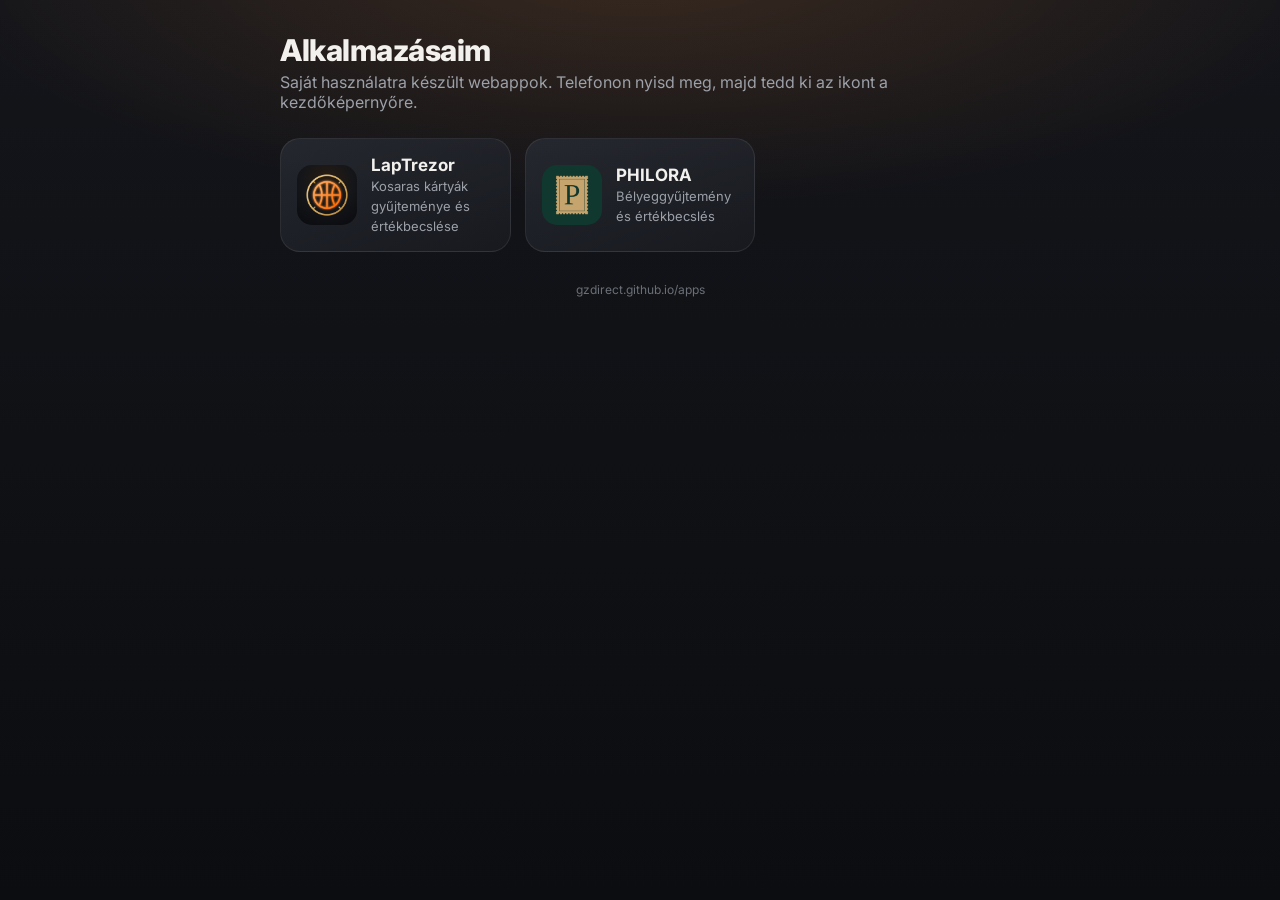
<file: index.html>
<!DOCTYPE html>
<html lang="hu"><head><meta charset="utf-8">
<meta name="viewport" content="width=device-width,initial-scale=1,viewport-fit=cover">
<title>Alkalmazásaim</title>
<meta name="theme-color" content="#101114">
<link rel="preconnect" href="https://fonts.googleapis.com"><link href="https://fonts.googleapis.com/css2?family=Inter:wght@400;600;800&display=swap" rel="stylesheet">
<style>
body{margin:0;min-height:100vh;color:#F3F1EE;font-family:Inter,system-ui,sans-serif;background:radial-gradient(ellipse 80% 40% at 50% -5%,rgba(255,150,60,.16),transparent 70%),linear-gradient(180deg,#14151a,#0c0d10);background-attachment:fixed}
main{max-width:720px;margin:0 auto;padding:calc(32px + env(safe-area-inset-top)) 18px 40px}
h1{font-size:30px;font-weight:800;margin:0 0 4px;letter-spacing:-.5px}
p.sub{color:#9CA0A8;margin:0 0 26px}
.grid{display:grid;grid-template-columns:repeat(auto-fill,minmax(200px,1fr));gap:14px}
a.app{display:flex;gap:14px;align-items:center;padding:16px;border-radius:20px;text-decoration:none;color:inherit;background:linear-gradient(160deg,rgba(40,44,52,.8),rgba(26,28,34,.8));border:1px solid rgba(255,255,255,.08);transition:transform .15s,border-color .15s}
a.app:hover,a.app:active{transform:translateY(-2px);border-color:rgba(255,122,26,.5)}
a.app img{width:60px;height:60px;border-radius:15px;flex:none}
a.app b{display:block;font-size:17px}
a.app span{font-size:13px;color:#9CA0A8}
.soon{opacity:.45;pointer-events:none}
footer{margin-top:30px;color:#6b6f77;font-size:12px;text-align:center}
</style></head>
<body><main>
<h1>Alkalmazásaim</h1>
<p class="sub">Saját használatra készült webappok. Telefonon nyisd meg, majd tedd ki az ikont a kezdőképernyőre.</p>
<div class="grid">
  <a class="app" href="LapTrezor/"><img src="LapTrezor/icons/icon-192.png" alt=""><div><b>LapTrezor</b><span>Kosaras kártyák gyűjteménye és értékbecslése</span></div></a>
  <a class="app" href="PHILORA/"><img src="PHILORA/icons/icon-192.png" alt=""><div><b>PHILORA</b><span>Bélyeggyűjtemény és értékbecslés</span></div></a>
</div>
<footer>gzdirect.github.io/apps</footer>
</main></body></html>
</file>
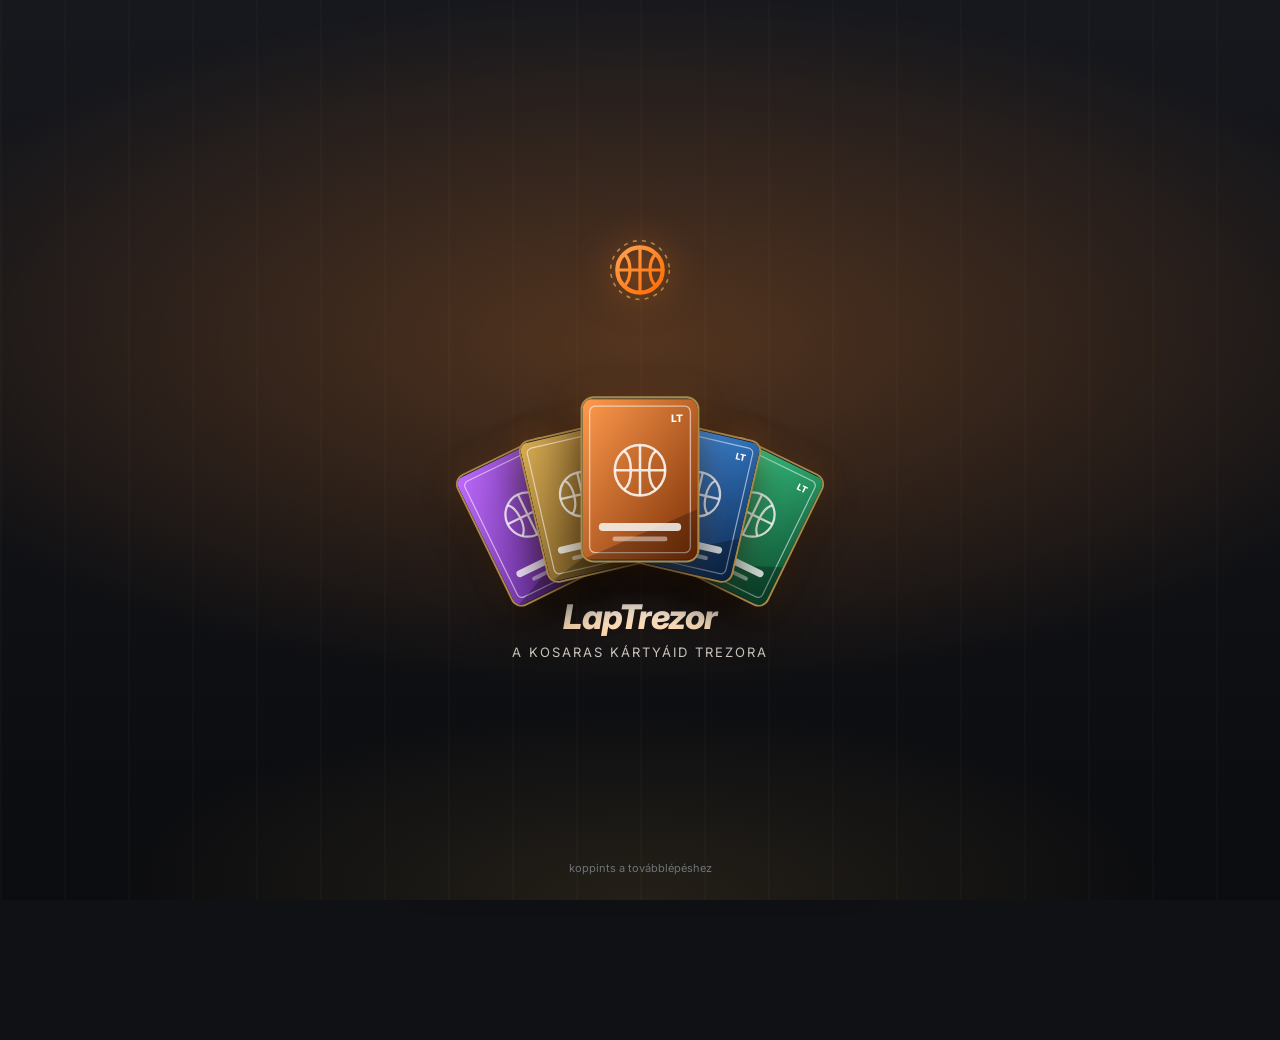
<file: LapTrezor/index.html>
<!DOCTYPE html>
<html lang="hu"><head><meta charset="utf-8">
<meta name="viewport" content="width=device-width,initial-scale=1,viewport-fit=cover">
<title>LapTrezor</title>
<meta name="theme-color" content="#101114">
<link rel="manifest" href="manifest.webmanifest">
<link rel="icon" type="image/svg+xml" href="icons/icon.svg">
<link rel="apple-touch-icon" href="icons/apple-touch-icon.png">
<meta name="apple-mobile-web-app-capable" content="yes">
<meta name="mobile-web-app-capable" content="yes">
<meta name="apple-mobile-web-app-status-bar-style" content="black-translucent">
<meta name="apple-mobile-web-app-title" content="LapTrezor">
<link rel="preconnect" href="https://fonts.googleapis.com"><link href="https://fonts.googleapis.com/css2?family=Inter:wght@400;500;600;700;800&display=swap" rel="stylesheet">
<style>[hidden]{display:none!important}
:root{--bg:#101114;--surface:#1C1F24;--surface2:#242830;--line:rgba(255,255,255,.08);--text:#F3F1EE;--muted:#9CA0A8;--orange:#FF7A1A;--orange2:#FF9A4D;--gold:#D9AC54;--pos:#22C55E;--neg:#EF5555;--warn:#F5B942;--r:20px}
*{box-sizing:border-box;-webkit-tap-highlight-color:transparent}
html,body{margin:0;touch-action:manipulation;background:var(--bg);color:var(--text);font-family:Inter,system-ui,-apple-system,Segoe UI,sans-serif;font-size:15px;line-height:1.4}
body{min-height:100vh;background:
 radial-gradient(ellipse 80% 40% at 50% -5%,rgba(255,150,60,.18),transparent 70%),
 radial-gradient(ellipse 60% 30% at 0% 100%,rgba(255,122,26,.08),transparent 70%),
 repeating-linear-gradient(90deg,rgba(255,180,110,.018) 0 2px,transparent 2px 64px),
 linear-gradient(180deg,#14151a,#0c0d10);background-attachment:fixed}
button,input,select,textarea{font:inherit;color:inherit}
.num{font-variant-numeric:tabular-nums}
#app{max-width:480px;margin:0 auto;min-height:100vh;padding:0 16px calc(96px + env(safe-area-inset-bottom));position:relative}
.top{display:flex;align-items:center;gap:10px;padding:14px 0 10px;position:sticky;top:0;z-index:5;background:#101114;margin:0 -16px 6px;padding-left:16px;padding-right:16px;box-shadow:0 8px 16px -8px rgba(0,0,0,.6)}
.top h1{font-size:19px;font-weight:700;margin:0;flex:1;text-align:center}
.top.brand h1{text-align:left;font-size:24px;font-weight:800;font-style:italic;letter-spacing:-.5px}
.iconbtn{width:40px;height:40px;border-radius:12px;border:0;background:transparent;display:grid;place-items:center;cursor:pointer;color:var(--text)}
.iconbtn:active{background:var(--surface2)}
.iconbtn svg{width:22px;height:22px}
.glass{background:linear-gradient(160deg,rgba(40,44,52,.78),rgba(26,28,34,.78));border:1px solid var(--line);border-radius:var(--r);backdrop-filter:blur(14px);-webkit-backdrop-filter:blur(14px);box-shadow:0 10px 30px rgba(0,0,0,.35)}
.pad{padding:16px}
.mt{margin-top:14px}.mt2{margin-top:22px}
.row{display:flex;align-items:center;gap:10px}
.between{justify-content:space-between}
.muted{color:var(--muted)}.small{font-size:12.5px}.tiny{font-size:11px}
.pos{color:var(--pos)}.neg{color:var(--neg)}.gold{color:var(--gold)}.orange{color:var(--orange)}
h2{font-size:17px;margin:22px 0 10px;font-weight:700}
h3{font-size:15px;margin:0 0 8px}
.hero .lbl{font-size:14px;color:#d8d4cf}
.hero .big{font-size:34px;font-weight:800;letter-spacing:-1px;margin:4px 0}
.hero{position:relative;overflow:hidden}
.hero svg.spark{position:absolute;right:14px;top:14px;width:96px;height:44px}
.stats{display:grid;grid-template-columns:repeat(3,1fr);gap:0;margin-top:12px}
.stats>div{padding:12px 10px;border-right:1px solid var(--line)}.stats>div:last-child{border:0}
.stats b{display:block;font-size:15px}.stats span{font-size:11px;color:var(--muted)}
.hscroll{display:flex;gap:12px;overflow-x:auto;padding-bottom:6px;scrollbar-width:none}
.hscroll::-webkit-scrollbar{display:none}
.tcard{flex:0 0 31%;cursor:pointer;text-align:center}
.tcard .img{aspect-ratio:2.5/3.5;border-radius:12px;overflow:hidden;background:var(--surface2);border:1px solid var(--line);position:relative}
.tcard img,.thumb img{width:100%;height:100%;object-fit:cover;display:block}
.tag{display:inline-block;margin-top:-12px;position:relative;padding:3px 10px;border-radius:999px;font-size:12px;font-weight:700;background:#121317;border:1px solid var(--line)}
.tag.goldt{border-color:var(--gold);color:#fff;box-shadow:0 0 0 1px rgba(217,172,84,.25)}
.tag.none{color:var(--muted);font-weight:500}
.qty{position:absolute;top:6px;right:6px;background:rgba(0,0,0,.7);border-radius:8px;padding:1px 6px;font-size:11px;font-weight:700}
.grid4{display:grid;grid-template-columns:repeat(3,1fr);gap:12px}
.grid4 .tcard{flex:none}
.btn{border:0;border-radius:16px;padding:14px 18px;font-weight:700;cursor:pointer;display:inline-flex;align-items:center;justify-content:center;gap:8px;background:var(--surface2);color:var(--text);border:1px solid var(--line)}
.btn.primary{background:linear-gradient(180deg,var(--orange2),var(--orange));color:#1b0d02;border:0;box-shadow:0 8px 24px rgba(255,122,26,.35)}
.btn.block{width:100%}
.btn.sm{padding:9px 12px;border-radius:12px;font-size:13px}
.btn.danger{background:rgba(239,85,85,.12);color:#ff8c8c;border-color:rgba(239,85,85,.35)}
.btn:disabled{opacity:.45;cursor:not-allowed}
.btn svg{width:18px;height:18px}
.fab{position:fixed;left:50%;transform:translateX(-50%);bottom:calc(84px + env(safe-area-inset-bottom));width:min(448px,calc(100% - 32px));z-index:6}
nav.bottom{position:fixed;bottom:0;left:0;right:0;z-index:7;background:rgba(14,15,18,.94);backdrop-filter:blur(14px);border-top:1px solid var(--line);padding-bottom:env(safe-area-inset-bottom)}
nav.bottom .in{max-width:480px;margin:0 auto;display:grid;grid-template-columns:repeat(4,1fr)}
nav.bottom button{background:none;border:0;padding:10px 0 9px;display:flex;flex-direction:column;align-items:center;gap:3px;font-size:11px;color:var(--muted);cursor:pointer}
nav.bottom button svg{width:22px;height:22px}
nav.bottom button.on{color:var(--orange);font-weight:700}
.seg{display:flex;background:var(--surface2);border-radius:999px;padding:4px;width:max-content;margin:0 auto}
.seg button{border:0;background:none;padding:8px 24px;border-radius:999px;cursor:pointer;color:var(--muted);font-weight:600}
.seg button.on{background:var(--orange);color:#1b0d02}
.frame{position:relative;margin:16px auto 0;width:min(76%,calc((100vh - 430px) * .714));width:min(76%,calc((100dvh - 430px) * .714));min-width:150px;aspect-ratio:2.5/3.5;border-radius:18px;background:radial-gradient(ellipse at 50% 30%,rgba(255,140,60,.10),rgba(0,0,0,.25));display:grid;place-items:center}
.frame::before,.frame::after,.frame>i::before,.frame>i::after{content:"";position:absolute;width:34px;height:34px;border:3px solid #fff;border-radius:4px}
.frame::before{top:-8px;left:-8px;border-right:0;border-bottom:0}.frame::after{top:-8px;right:-8px;border-left:0;border-bottom:0}
.frame>i::before{bottom:-8px;left:-8px;border-right:0;border-top:0}.frame>i::after{bottom:-8px;right:-8px;border-left:0;border-top:0}
.frame img{width:100%;height:100%;object-fit:contain;border-radius:14px}
.frame .ph{color:var(--muted);text-align:center;padding:20px;font-size:14px}
.hint{display:flex;width:max-content;max-width:100%;margin:14px auto 0;padding:9px 16px;border-radius:999px;background:rgba(20,21,25,.85);border:1px solid var(--line);font-size:13px;gap:8px;align-items:center}
.camrow{display:flex;justify-content:space-around;align-items:center;margin-top:14px}
.shutter{width:74px;height:74px;border-radius:50%;border:4px solid #fff;background:radial-gradient(circle,var(--orange) 60%,var(--orange) 61%);box-shadow:0 0 0 4px rgba(255,122,26,.25);cursor:pointer;position:relative}
.circ{color:var(--text);width:52px;height:52px;border-radius:50%;border:1px solid var(--line);background:var(--surface2);display:grid;place-items:center;cursor:pointer;position:relative}
.circ svg{width:22px;height:22px}
.filehidden{position:absolute;inset:0;opacity:0;cursor:pointer;width:100%;height:100%}
.idimg{width:62%;margin:6px auto 0;aspect-ratio:2.5/3.5;border-radius:14px;overflow:hidden;border:1px solid rgba(217,172,84,.5);box-shadow:0 0 40px rgba(255,150,60,.18);background:var(--surface2)}
.idimg img{width:100%;height:100%;object-fit:cover}
.pname{font-size:26px;font-weight:800;margin:16px 0 8px;letter-spacing:-.5px}
.frow{display:flex;align-items:center;gap:10px;padding:10px 14px;border-bottom:1px solid var(--line)}
.frow:last-child{border:0}
.frow label{flex:0 0 42%;color:#d8d4cf;font-size:14px;display:flex;align-items:center;gap:8px}
.frow input,.frow select{flex:1;min-width:0;background:transparent;border:0;text-align:right;font-weight:700;padding:4px 0;outline:none}
.frow input:focus{color:var(--orange2)}
.frow input::placeholder{color:#5c6068;font-weight:500}
.conf{font-size:10px;padding:2px 6px;border-radius:6px;font-weight:700;white-space:nowrap}
.conf.magas{background:rgba(34,197,94,.14);color:#6ee79a}.conf.kozepes{background:rgba(245,185,66,.14);color:var(--warn)}.conf.alacsony,.conf.olvashatatlan{background:rgba(239,85,85,.14);color:#ff8c8c}
.badges{display:grid;grid-template-columns:repeat(4,1fr);gap:8px}
.badge{border:1px solid rgba(217,172,84,.35);background:rgba(217,172,84,.06);border-radius:12px;padding:9px 2px 7px;text-align:center;font-size:10.5px;font-weight:800;letter-spacing:.3px;cursor:pointer;color:var(--muted);user-select:none}
.badge svg{width:24px;height:24px;display:block;margin:0 auto 4px}
.badge.on{border-color:var(--gold);color:#fff;background:linear-gradient(180deg,rgba(217,172,84,.22),rgba(217,172,84,.06));box-shadow:inset 0 0 12px rgba(217,172,84,.15)}
.badge.on svg{color:var(--gold)}
.badge.ro{cursor:default}
.minicard{display:flex;gap:12px;align-items:center}
.thumb{width:56px;aspect-ratio:2.5/3.5;border-radius:8px;overflow:hidden;background:var(--surface2);flex:none;border:1px solid var(--line)}
.grade{display:flex;align-items:center;justify-content:space-between}
.gscore{font-size:34px;font-weight:800;color:var(--gold)}.gscore small{font-size:16px;color:var(--gold)}
.bar{display:grid;grid-template-columns:80px 1fr 34px;gap:10px;align-items:center;font-size:13px;margin-top:7px}
.bar i{display:block;height:7px;border-radius:9px;background:rgba(255,255,255,.08);overflow:hidden}
.bar i b{display:block;height:100%;background:linear-gradient(90deg,var(--orange),var(--orange2));border-radius:9px}
.tiles{display:grid;grid-template-columns:repeat(3,1fr);gap:8px}
.tile{border:1px solid var(--line);border-radius:14px;padding:10px 6px;text-align:center;background:rgba(0,0,0,.2)}
.tile.g{border-color:rgba(217,172,84,.55);background:linear-gradient(180deg,rgba(217,172,84,.12),transparent)}
.tile .t{font-size:12.5px;font-weight:700}.tile .v{font-size:12px;font-weight:700;margin-top:4px}
.comp{display:grid;grid-template-columns:1fr auto auto;gap:8px;align-items:center;padding:8px 0;border-bottom:1px solid var(--line);font-size:12.5px}
.comp:last-child{border:0}
.chip{display:inline-flex;align-items:center;gap:6px;padding:5px 11px;border-radius:999px;font-size:12px;font-weight:600;border:1px solid var(--line);background:var(--surface2)}
.chip.o{background:rgba(255,122,26,.16);border-color:rgba(255,122,26,.4);color:var(--orange2)}
.chip.g{background:rgba(34,197,94,.14);border-color:rgba(34,197,94,.35);color:#6ee79a}
.chip.y{background:rgba(245,185,66,.12);border-color:rgba(245,185,66,.35);color:var(--warn)}
.chip.r{background:rgba(239,85,85,.12);border-color:rgba(239,85,85,.35);color:#ff8c8c}
.chip.p{background:rgba(139,92,246,.16);border-color:rgba(139,92,246,.4);color:#c4b0ff}
.chip x{cursor:pointer;opacity:.7}
.chips{display:flex;flex-wrap:wrap;gap:8px}
.verdict{border:1px solid rgba(34,197,94,.5);background:linear-gradient(160deg,rgba(34,197,94,.14),rgba(34,197,94,.03));border-radius:16px;padding:14px;display:flex;gap:12px}
.verdict.neutral{border-color:var(--line);background:rgba(255,255,255,.03)}
.verdict svg{width:30px;height:30px;flex:none;color:var(--pos)}
.kv{display:grid;grid-template-columns:1fr 1fr}
.kv>div{padding:14px}.kv>div+div{border-left:1px solid var(--line)}
.kv .v{font-size:21px;font-weight:800;margin-top:4px}
.pnl{display:flex;justify-content:space-between;align-items:center;padding:14px;border-top:1px solid var(--line)}
.pill{padding:5px 12px;border-radius:999px;font-weight:800;font-size:13px}
.pill.pos{background:rgba(34,197,94,.9);color:#062b12}.pill.neg{background:rgba(239,85,85,.9);color:#2b0606}
.banner{border-radius:14px;padding:11px 14px;font-size:13px;border:1px solid rgba(245,185,66,.35);background:rgba(245,185,66,.08);color:#f7d58f;margin-top:8px}
.banner.info{border-color:rgba(120,160,255,.3);background:rgba(120,160,255,.07);color:#c9d6ff}
.banner.err{border-color:rgba(239,85,85,.4);background:rgba(239,85,85,.08);color:#ffb0b0}
.field{display:block;margin-top:12px}
.field>span{display:block;font-size:12.5px;color:var(--muted);margin-bottom:5px}
.field input,.field select,.field textarea{width:100%;background:var(--surface2);border:1px solid var(--line);border-radius:12px;padding:11px 12px;outline:none}
.field input:focus,.field textarea:focus,.field select:focus{border-color:rgba(255,122,26,.6)}
.field textarea{min-height:90px;resize:vertical;font-family:ui-monospace,Menlo,monospace;font-size:12.5px}
.two{display:grid;grid-template-columns:1fr 1fr;gap:10px}
.check{display:flex;gap:10px;align-items:flex-start;margin-top:12px;font-size:13.5px;cursor:pointer}
.check input{width:20px;height:20px;accent-color:var(--orange);flex:none;margin-top:1px}
.overlay{position:fixed;inset:0;background:rgba(0,0,0,.6);z-index:20;display:flex;align-items:flex-end;justify-content:center;backdrop-filter:blur(3px)}
.sheet{width:100%;max-width:480px;max-height:92vh;overflow:auto;background:#17191e;border:1px solid var(--line);border-radius:24px 24px 0 0;padding:18px 16px calc(22px + env(safe-area-inset-bottom))}
.sheet h3{font-size:18px;margin:0}
.toast{position:fixed;left:50%;transform:translateX(-50%);top:16px;z-index:40;background:#24272e;border:1px solid var(--line);padding:11px 16px;border-radius:14px;font-size:13.5px;box-shadow:0 10px 30px rgba(0,0,0,.5);max-width:92vw}
.toast.err{border-color:rgba(239,85,85,.6)}
.busy{position:fixed;inset:0;z-index:30;background:rgba(10,10,12,.78);display:grid;place-items:center;text-align:center;padding:30px}
.spin{width:54px;height:54px;border-radius:50%;border:4px solid rgba(255,122,26,.2);border-top-color:var(--orange);animation:sp 1s linear infinite;margin:0 auto 14px}
@keyframes sp{to{transform:rotate(360deg)}}
.list .li{display:flex;gap:12px;align-items:center;padding:10px 14px;border-bottom:1px solid var(--line);cursor:pointer}
.list .li:last-child{border:0}
.list .li .grow{flex:1;min-width:0}
.ell{white-space:nowrap;overflow:hidden;text-overflow:ellipsis}
.search{display:flex;gap:8px}
.search input{flex:1;background:var(--surface2);border:1px solid var(--line);border-radius:12px;padding:10px 12px;outline:none;min-width:0}
.search select{background:var(--surface2);border:1px solid var(--line);border-radius:12px;padding:10px;outline:none}
.empty{text-align:center;padding:24px 16px}
.empty svg{width:160px;height:200px;margin:0 auto 10px;display:block}
.dot{width:8px;height:8px;border-radius:50%;display:inline-block}
.photos{display:grid;grid-template-columns:1fr 1fr;gap:10px}
.photos .p{aspect-ratio:2.5/3.5;border-radius:12px;overflow:hidden;background:var(--surface2);display:grid;place-items:center;color:var(--muted);font-size:12px;border:1px solid var(--line)}
.photos img{width:100%;height:100%;object-fit:cover}
a{color:var(--orange2)}
pre.mono{white-space:pre-wrap;font-size:12px;background:var(--surface2);border-radius:12px;padding:12px;max-height:260px;overflow:auto;border:1px solid var(--line)}
.chart{width:100%;height:auto;display:block}
.det-head{display:flex;gap:14px}
.det-head .thumb{width:118px;border-radius:12px;border-color:rgba(217,172,84,.5)}
.det-head .nm{font-size:22px;font-weight:800}
.mini{display:grid;grid-template-columns:repeat(2,1fr);gap:8px}

#splash{position:fixed;inset:0;z-index:50;display:flex;flex-direction:column;align-items:center;justify-content:center;gap:18px;cursor:pointer;
 background:radial-gradient(ellipse 90% 55% at 50% 38%,rgba(255,140,50,.28),transparent 70%),radial-gradient(ellipse 60% 30% at 50% 100%,rgba(217,172,84,.12),transparent 70%),repeating-linear-gradient(90deg,rgba(255,180,110,.025) 0 2px,transparent 2px 64px),linear-gradient(180deg,#17181d,#0b0c0f);
 transition:opacity .6s ease,visibility .6s}
#splash.gone{opacity:0;visibility:hidden;pointer-events:none}
#splash .fan{position:relative;width:300px;height:250px}
#splash .sc{position:absolute;left:50%;bottom:10px;width:min(110px,26vw);aspect-ratio:2.5/3.5;margin-left:calc(min(110px,26vw) / -2);border-radius:12px;overflow:hidden;background:#1d1f25;
 border:2px solid rgba(217,172,84,.75);box-shadow:0 18px 40px rgba(0,0,0,.6),0 0 30px rgba(255,140,50,.18);transform-origin:50% 120%;
 transform:translateY(60px) rotate(0) scale(.85);opacity:0;transition:transform .9s cubic-bezier(.2,.9,.25,1.2),opacity .5s}
#splash .sc img,#splash .sc svg{width:100%;height:100%;object-fit:cover;display:block}
#splash.go .sc{opacity:1}
#splash .sc::after{content:"";position:absolute;inset:0;background:linear-gradient(115deg,transparent 35%,rgba(255,255,255,.28) 48%,transparent 60%);transform:translateX(-120%);transition:transform 1.2s ease .9s}
#splash.go .sc::after{transform:translateX(120%)}
#splash .ttl{text-align:center;opacity:0;transform:translateY(10px);transition:all .7s ease .5s}
#splash.go .ttl{opacity:1;transform:none}
#splash .ttl b{display:block;font-size:34px;font-weight:800;font-style:italic;letter-spacing:-.5px;background:linear-gradient(180deg,#fff,#ffcf9a);-webkit-background-clip:text;background-clip:text;color:transparent}
#splash .ttl span{font-size:13px;color:#c9c3bb;letter-spacing:2px;text-transform:uppercase}
#splash .lg svg{width:64px;height:64px;filter:drop-shadow(0 0 18px rgba(255,122,26,.55));animation:lgspin 2.4s ease-out}
@keyframes lgspin{from{transform:rotate(-200deg) scale(.4);opacity:0}to{transform:none;opacity:1}}
#splash .skip{position:absolute;bottom:calc(24px + env(safe-area-inset-bottom));font-size:11px;color:#6f737b}

.top{padding-top:calc(18px + env(safe-area-inset-top))}</style></head>
<body><div id="app"></div><nav class="bottom" id="nav"></nav>
<div id="modal" class="overlay" hidden></div><div id="busy" class="busy" hidden></div><div id="toast" class="toast" hidden></div>
<script>
// ===== LapTrezor – tiszta logika (tesztelhető) =====
const SCHEMA_VERSION = 1;
const GRADE_RAW = 'RAW';

function normGrade(g) {
  let s = String(g ?? '').trim().toUpperCase();
  if (!s || ['RAW', 'NYERS', 'UNGRADED', '-'].includes(s)) return GRADE_RAW;
  s = s.replace(/\s+/g, ' ').replace(/([A-Z])\s?(\d)/, '$1 $2');
  return s;
}
function gradeLabel(g) { return normGrade(g) === GRADE_RAW ? 'Nyers (raw)' : normGrade(g); }

function median(arr) {
  if (!arr.length) return null;
  const a = [...arr].sort((x, y) => x - y);
  const m = Math.floor(a.length / 2);
  return a.length % 2 ? a[m] : (a[m - 1] + a[m]) / 2;
}
const DAY = 86400000;
function toTime(d) { const t = Date.parse(d); return isNaN(t) ? null : t; }

// Becslés egy laphoz. Csak pontos egyezésű, a példány állapotával egyező megfigyelések.
// Eladott ár elsőbbség; hirdetési ár soha nem ad értéket; kézi csak ha nincs eladott.
function computeValuation(card, observations, opts = {}) {
  const now = opts.now ?? Date.now();
  const staleDays = opts.staleDays ?? 90;
  const windowDays = opts.windowDays ?? 180;
  const basis = normGrade(card.valuationBasis);
  const rel = observations.filter(o => o.cardId === card.id && o.exactMatch === true &&
    normGrade(o.conditionGrade) === basis && Number(o.priceHuf) > 0 && toTime(o.transactionDate) != null);
  const sold = rel.filter(o => o.saleType === 'sold');
  const manual = rel.filter(o => o.saleType === 'manual');
  const listings = observations.filter(o => o.cardId === card.id && o.saleType === 'listing');
  let used = [], method, confidence;
  if (sold.length) {
    const recent = sold.filter(o => now - toTime(o.transactionDate) <= windowDays * DAY);
    used = recent.length ? recent : sold;
    method = `Medián, ${used.length} eladott ár (pontos egyezés, ${gradeLabel(basis)}${recent.length ? `, utolsó ${windowDays} nap` : ', régebbi adatok'})`;
    confidence = used.length >= 5 ? 'magas' : used.length >= 2 ? 'közepes' : 'alacsony';
  } else if (manual.length) {
    const last = [...manual].sort((a, b) => toTime(b.transactionDate) - toTime(a.transactionDate))[0];
    used = [last];
    method = `Kézi értékrögzítés (${gradeLabel(basis)})`;
    confidence = 'kézi';
  } else {
    return { empty: true, basis, listingsOnly: listings.length > 0 };
  }
  const prices = used.map(o => Number(o.priceHuf));
  const newest = Math.max(...used.map(o => toTime(o.transactionDate)));
  return {
    cardId: card.id,
    basis,
    estimatedUnitPriceHuf: Math.round(median(prices)),
    lowHuf: Math.round(Math.min(...prices)),
    highHuf: Math.round(Math.max(...prices)),
    sourceObservationIds: used.map(o => o.id).sort(),
    method,
    confidence,
    sampleSize: used.length,
    newestTransactionDate: new Date(newest).toISOString().slice(0, 10),
    stale: now - newest > staleDays * DAY,
  };
}

function latestValuation(cardId, valuations) {
  let best = null;
  for (const v of valuations) if (v.cardId === cardId && (!best || v.calculatedAt > best.calculatedAt)) best = v;
  return best;
}

// Van-e érdemi változás a tárolt utolsó becsléshez képest?
function valuationChanged(prev, next) {
  if (next.empty) return !!(prev && prev.estimatedUnitPriceHuf != null);
  if (!prev || prev.estimatedUnitPriceHuf == null) return true;
  return prev.estimatedUnitPriceHuf !== next.estimatedUnitPriceHuf || prev.basis !== next.basis ||
    (prev.sourceObservationIds || []).join('|') !== next.sourceObservationIds.join('|');
}

function isStale(v, staleDays, now = Date.now()) {
  if (!v || v.estimatedUnitPriceHuf == null) return true;
  const t = toTime(v.newestTransactionDate);
  return t == null || now - t > staleDays * DAY;
}

// Aktuális portfólió a tárolt becslésekből
function portfolioNow(cards, valuations) {
  const items = []; let total = 0, cost = 0, valuedCost = 0, missing = 0, count = 0;
  for (const c of cards) {
    const q = Number(c.quantity) || 0;
    if (q <= 0) continue;
    count += q;
    const acq = (Number(c.acquisitionUnitPriceHuf) || 0) * q;
    cost += acq;
    const v = latestValuation(c.id, valuations);
    if (v && v.estimatedUnitPriceHuf != null) {
      items.push({ cardId: c.id, valuationId: v.id, qty: q, unitHuf: v.estimatedUnitPriceHuf });
      total += q * v.estimatedUnitPriceHuf;
      valuedCost += acq;
    } else missing++;
  }
  return { items, total, cost, valuedCost, unrealized: total - valuedCost, missing, count };
}

// Változás felbontása: piaci átértékelés vs. vétel/eladás (nettó hozzájárulás)
function splitChange(prevItems, nowItems) {
  const prev = new Map((prevItems || []).map(i => [i.cardId, i]));
  let market = 0, totalPrev = 0, totalNow = 0;
  for (const i of prevItems || []) totalPrev += i.qty * i.unitHuf;
  for (const i of nowItems) {
    totalNow += i.qty * i.unitHuf;
    const p = prev.get(i.cardId);
    if (p) market += Math.min(p.qty, i.qty) * (i.unitHuf - p.unitHuf);
  }
  return { market, net: (totalNow - totalPrev) - market, total: totalNow - totalPrev, totalPrev, totalNow };
}

function snapshotDiffers(lastSnap, now) {
  if (!lastSnap) return now.items.length > 0;
  const a = (lastSnap.valuationsUsed || []).map(i => `${i.cardId}:${i.qty}:${i.unitHuf}`).sort().join('|');
  const b = now.items.map(i => `${i.cardId}:${i.qty}:${i.unitHuf}`).sort().join('|');
  return a !== b;
}

function buildSnapshot(now, lastSnap, ts) {
  const sp = splitChange(lastSnap ? lastSnap.valuationsUsed : [], now.items);
  return {
    timestamp: ts,
    totalValueHuf: Math.round(now.total),
    totalCostBasisHuf: Math.round(now.cost),
    unrealizedPnLHuf: Math.round(now.unrealized),
    cardsCount: now.count,
    valuationsUsed: now.items,
    marketChangeHuf: Math.round(sp.market),
    netContributionsHuf: Math.round(sp.net),
  };
}

// Átlagos bekerülési ár darabszám-növeléskor
function mergeAcquisition(q0, a0, q1, a1) {
  const q = q0 + q1;
  if (q <= 0) return 0;
  return Math.round(((q0 * (a0 || 0)) + (q1 * (a1 || 0))) / q);
}

// ===== Duplikáció =====
function identityKey(c) {
  const n = v => String(v ?? '').toLowerCase().normalize('NFD').replace(/[̀-ͯ]/g, '').replace(/[^a-z0-9/]/g, '');
  return [c.player, c.year, c.set, c.cardNumber, c.parallel, c.serialNumber].map(n).join('|');
}
function hamming(a, b) {
  if (!a || !b || a.length !== b.length) return 99;
  let d = 0;
  for (let i = 0; i < a.length; i++) {
    let x = parseInt(a[i], 16) ^ parseInt(b[i], 16);
    while (x) { d += x & 1; x >>= 1; }
  }
  return d;
}
function findDuplicates(draft, cards, draftHash) {
  const key = identityKey(draft);
  const hasIdentity = draft.player && (draft.cardNumber || draft.set);
  const out = [];
  for (const c of cards) {
    const reasons = [];
    if (hasIdentity && identityKey(c) === key) reasons.push('azonos adatok');
    if (draftHash && c.frontHash && hamming(draftHash, c.frontHash) <= 8) reasons.push('nagyon hasonló fotó');
    if (reasons.length) out.push({ card: c, reasons });
  }
  return out;
}

// ===== CSV =====
function parseNumber(s) {
  if (typeof s === 'number') return s;
  let t = String(s ?? '').replace(/[\s ]/g, '').replace(/(Ft|HUF|USD|EUR|\$|€)/gi, '');
  if (!t) return NaN;
  if (t.includes(',') && t.includes('.')) {
    if (t.lastIndexOf(',') > t.lastIndexOf('.')) t = t.replace(/\./g, '').replace(',', '.');
    else t = t.replace(/,/g, '');
  } else if (t.includes(',')) t = t.replace(',', '.');
  return Number(t);
}

function parseCSV(text) {
  text = String(text || '').replace(/^﻿/, '');
  const firstLine = text.split(/\r?\n/)[0] || '';
  const sep = (firstLine.match(/;/g) || []).length >= (firstLine.match(/,/g) || []).length && firstLine.includes(';') ? ';'
    : firstLine.includes('\t') ? '\t' : ',';
  const rows = []; let row = [], cur = '', q = false;
  for (let i = 0; i < text.length; i++) {
    const ch = text[i];
    if (q) {
      if (ch === '"') { if (text[i + 1] === '"') { cur += '"'; i++; } else q = false; }
      else cur += ch;
    } else if (ch === '"') q = true;
    else if (ch === sep) { row.push(cur); cur = ''; }
    else if (ch === '\n' || ch === '\r') {
      if (ch === '\r' && text[i + 1] === '\n') i++;
      row.push(cur); cur = '';
      if (row.some(c => c.trim() !== '')) rows.push(row);
      row = [];
    } else cur += ch;
  }
  row.push(cur);
  if (row.some(c => c.trim() !== '')) rows.push(row);
  return rows;
}

const OBS_ALIASES = {
  cardId: ['cardid', 'kartyaid', 'lapid', 'kartya'],
  transactionDate: ['transactiondate', 'datum', 'eladasdatuma', 'date', 'solddate'],
  price: ['price', 'ar', 'priceoriginal', 'osszeg', 'eladasiar'],
  currency: ['currency', 'deviza', 'penznem'],
  saleType: ['saletype', 'tipus', 'type'],
  conditionGrade: ['conditiongrade', 'allapot', 'grade', 'minosites'],
  sourceName: ['sourcename', 'forras', 'source'],
  sourceUrl: ['sourceurl', 'url', 'link'],
  exactMatch: ['exactmatch', 'pontosegyezes', 'egyezes', 'pontos'],
  notes: ['notes', 'megjegyzes', 'note'],
};
function normHeader(h) { return String(h).toLowerCase().normalize('NFD').replace(/[̀-ͯ]/g, '').replace(/[^a-z0-9]/g, ''); }
function mapSaleType(v) {
  const s = normHeader(v);
  if (['sold', 'eladott', 'eladva', 'eladas', 'lezart'].includes(s)) return 'sold';
  if (['listing', 'hirdetes', 'hirdetesiar', 'aktiv', 'listed'].includes(s)) return 'listing';
  if (['manual', 'kezi', 'kezibecsles'].includes(s)) return 'manual';
  return null;
}
function parseBool(v) { const s = normHeader(v); return ['igen', 'yes', 'true', '1', 'i', 'y'].includes(s) ? true : ['nem', 'no', 'false', '0', 'n'].includes(s) ? false : null; }

function toIsoDate(v) {
  const s = String(v || '').trim().replace(/\s/g, '').replace(/\.$/, '');
  let m = s.match(/^(\d{4})[.\-/](\d{1,2})[.\-/](\d{1,2})/);
  if (m) return `${m[1]}-${m[2].padStart(2, '0')}-${m[3].padStart(2, '0')}`;
  m = s.match(/^(\d{1,2})[.\-/](\d{1,2})[.\-/](\d{4})/);
  if (m) return `${m[3]}-${m[2].padStart(2, '0')}-${m[1].padStart(2, '0')}`;
  const t = Date.parse(s);
  return isNaN(t) ? null : new Date(t).toISOString().slice(0, 10);
}

// rows -> {valid:[obs draft], errors:[{line,msg}]}
function rowsToObservations(rows, { cardId = null, rates = {}, exactDefault = null, knownCardIds = null } = {}) {
  const errors = [], valid = [];
  if (!rows.length) return { valid, errors: [{ line: 0, msg: 'Üres CSV.' }] };
  const header = rows[0].map(normHeader);
  const idx = {};
  for (const [k, al] of Object.entries(OBS_ALIASES)) idx[k] = header.findIndex(h => al.includes(h));
  if (idx.transactionDate < 0 || idx.price < 0) return { valid, errors: [{ line: 1, msg: 'Hiányzó kötelező oszlop: dátum és ár.' }] };
  if (!cardId && idx.cardId < 0) return { valid, errors: [{ line: 1, msg: 'Hiányzik a kartya_id oszlop.' }] };
  rows.slice(1).forEach((r, i) => {
    const line = i + 2, g = k => idx[k] >= 0 ? String(r[idx[k]] ?? '').trim() : '';
    const cid = cardId || g('cardId');
    if (knownCardIds && !knownCardIds.has(cid)) return errors.push({ line, msg: `Ismeretlen kártya-azonosító: ${cid || '(üres)'}` });
    const date = toIsoDate(g('transactionDate'));
    if (!date) return errors.push({ line, msg: 'Érvénytelen vagy hiányzó dátum.' });
    const price = parseNumber(g('price'));
    if (!(price > 0)) return errors.push({ line, msg: 'Érvénytelen ár.' });
    const cur = (g('currency') || 'HUF').toUpperCase().replace('FT', 'HUF');
    let priceHuf, fxRate = null;
    if (cur === 'HUF') priceHuf = price;
    else if (rates[cur] > 0) { fxRate = rates[cur]; priceHuf = price * rates[cur]; }
    else return errors.push({ line, msg: `Nincs beállítva ${cur}/HUF árfolyam a Beállításokban.` });
    const st = g('saleType') ? mapSaleType(g('saleType')) : 'sold';
    if (!st) return errors.push({ line, msg: `Ismeretlen típus: ${g('saleType')} (sold / listing / manual)` });
    const src = g('sourceName');
    if (st !== 'manual' && !src) return errors.push({ line, msg: 'Hiányzó forrás (eladott/hirdetési árnál kötelező).' });
    let exact = idx.exactMatch >= 0 ? parseBool(g('exactMatch')) : exactDefault;
    if (exact == null) exact = false;
    valid.push({
      cardId: cid, transactionDate: date, priceOriginal: price, currency: cur, priceHuf: Math.round(priceHuf), fxRate,
      saleType: st, conditionGrade: normGrade(g('conditionGrade')), sourceName: src || 'Kézi becslés',
      sourceUrl: g('sourceUrl'), exactMatch: exact, notes: g('notes'),
    });
  });
  return { valid, errors };
}

function obsKey(o) { return [o.cardId, o.transactionDate, o.priceOriginal, o.currency, normGrade(o.conditionGrade), (o.sourceName || '').toLowerCase(), o.sourceUrl || ''].join('|'); }

function csvCell(v) {
  const s = Array.isArray(v) ? v.join(', ') : String(v ?? '');
  return /[;"\n\r]/.test(s) ? `"${s.replace(/"/g, '""')}"` : s;
}
function toCSV(header, rows) { return '﻿' + [header, ...rows].map(r => r.map(csvCell).join(';')).join('\r\n'); }

function cardsCSV(cards, valuations) {
  const h = ['kartya_id', 'jatekos', 'ev', 'gyarto', 'szett', 'lapszam', 'parallel', 'sorszam', 'jellemzok', 'darab', 'beszerzesi_egysegar_huf', 'beszerzes_datuma', 'ertekelesi_alap', 'becsult_egysegar_huf', 'becsles_datuma', 'becsles_bizonyossag', 'cimkek', 'megjegyzes'];
  return toCSV(h, cards.map(c => {
    const v = latestValuation(c.id, valuations);
    return [c.id, c.player, c.year, c.manufacturer, c.set, c.cardNumber, c.parallel, c.serialNumber, c.features, c.quantity,
      c.acquisitionUnitPriceHuf, c.acquisitionDate, gradeLabel(c.valuationBasis), v?.estimatedUnitPriceHuf ?? '', v?.calculatedAt?.slice(0, 10) ?? '', v?.confidence ?? '', c.tags, c.notes];
  }));
}
function obsCSV(obs) {
  const h = ['kartya_id', 'datum', 'ar', 'deviza', 'ar_huf', 'tipus', 'allapot', 'forras', 'url', 'pontos_egyezes', 'megjegyzes', 'rogzitve'];
  return toCSV(h, obs.map(o => [o.cardId, o.transactionDate, o.priceOriginal, o.currency, o.priceHuf, o.saleType, normGrade(o.conditionGrade), o.sourceName, o.sourceUrl, o.exactMatch ? 'igen' : 'nem', o.notes, o.observedAt]));
}

// AI válasz kinyerése
function extractJSON(text) {
  let t = String(text || '').replace(/```(?:json)?/gi, '');
  const a = t.indexOf('{'), b = t.lastIndexOf('}');
  if (a < 0 || b <= a) throw new Error('Nem található JSON a válaszban.');
  return JSON.parse(t.slice(a, b + 1));
}


// ===== LapTrezor – alkalmazás =====
const $ = s => document.querySelector(s);
const esc = v => String(v ?? '').replace(/[&<>"']/g, c => ({ '&': '&amp;', '<': '&lt;', '>': '&gt;', '"': '&quot;', "'": '&#39;' }[c]));
const fmtHuf = n => (n == null || isNaN(n)) ? '—' : Math.round(n).toLocaleString('hu-HU') + ' Ft';
const fmtSigned = n => (n > 0 ? '+' : n < 0 ? '−' : '±') + Math.abs(Math.round(n)).toLocaleString('hu-HU') + ' Ft';
const fmtPct = n => (n > 0 ? '+' : '') + n.toLocaleString('hu-HU', { maximumFractionDigits: 1, minimumFractionDigits: 1 }) + '%';
const fmtDate = d => { const t = Date.parse(d); return isNaN(t) ? '—' : new Date(t).toLocaleDateString('hu-HU'); };
const fmtDT = d => { const t = Date.parse(d); return isNaN(t) ? '—' : new Date(t).toLocaleString('hu-HU', { year: 'numeric', month: '2-digit', day: '2-digit', hour: '2-digit', minute: '2-digit' }); };
const today = () => new Date().toISOString().slice(0, 10);
const nowIso = () => new Date().toISOString();
const genId = p => p + '_' + Date.now().toString(36) + Math.random().toString(36).slice(2, 8);
const confClass = c => String(c || '').normalize('NFD').replace(/[̀-ͯ]/g, '');

const I = {
  home: '<svg viewBox="0 0 24 24" fill="none" stroke="currentColor" stroke-width="2" stroke-linecap="round" stroke-linejoin="round"><path d="M3 11l9-7 9 7v9a1 1 0 0 1-1 1h-5v-6H9v6H4a1 1 0 0 1-1-1z"/></svg>',
  scan: '<svg viewBox="0 0 24 24" fill="none" stroke="currentColor" stroke-width="2" stroke-linecap="round"><path d="M4 8V5a1 1 0 0 1 1-1h3M16 4h3a1 1 0 0 1 1 1v3M20 16v3a1 1 0 0 1-1 1h-3M8 20H5a1 1 0 0 1-1-1v-3"/></svg>',
  market: '<svg viewBox="0 0 24 24" fill="none" stroke="currentColor" stroke-width="2.2" stroke-linecap="round"><path d="M6 20v-6M12 20V9M18 20V4"/></svg>',
  gear: '<svg viewBox="0 0 24 24" fill="none" stroke="currentColor" stroke-width="2" stroke-linecap="round" stroke-linejoin="round"><circle cx="12" cy="12" r="3"/><path d="M19.4 15a1.7 1.7 0 0 0 .3 1.8l.1.1a2 2 0 1 1-2.8 2.8l-.1-.1a1.7 1.7 0 0 0-1.8-.3 1.7 1.7 0 0 0-1 1.5V21a2 2 0 1 1-4 0v-.1a1.7 1.7 0 0 0-1.1-1.5 1.7 1.7 0 0 0-1.8.3l-.1.1a2 2 0 1 1-2.8-2.8l.1-.1a1.7 1.7 0 0 0 .3-1.8 1.7 1.7 0 0 0-1.5-1H3a2 2 0 1 1 0-4h.1a1.7 1.7 0 0 0 1.5-1.1 1.7 1.7 0 0 0-.3-1.8l-.1-.1a2 2 0 1 1 2.8-2.8l.1.1a1.7 1.7 0 0 0 1.8.3H9a1.7 1.7 0 0 0 1-1.5V3a2 2 0 1 1 4 0v.1a1.7 1.7 0 0 0 1 1.5 1.7 1.7 0 0 0 1.8-.3l.1-.1a2 2 0 1 1 2.8 2.8l-.1.1a1.7 1.7 0 0 0-.3 1.8V9a1.7 1.7 0 0 0 1.5 1H21a2 2 0 1 1 0 4h-.1a1.7 1.7 0 0 0-1.5 1z"/></svg>',
  back: '<svg viewBox="0 0 24 24" fill="none" stroke="currentColor" stroke-width="2.4" stroke-linecap="round" stroke-linejoin="round"><path d="M15 18l-6-6 6-6"/></svg>',
  more: '<svg viewBox="0 0 24 24" fill="currentColor"><circle cx="5" cy="12" r="2"/><circle cx="12" cy="12" r="2"/><circle cx="19" cy="12" r="2"/></svg>',
  camera: '<svg viewBox="0 0 24 24" fill="none" stroke="currentColor" stroke-width="2" stroke-linejoin="round"><path d="M3 8a2 2 0 0 1 2-2h2l2-2h6l2 2h2a2 2 0 0 1 2 2v10a2 2 0 0 1-2 2H5a2 2 0 0 1-2-2z"/><circle cx="12" cy="13" r="4"/></svg>',
  image: '<svg viewBox="0 0 24 24" fill="none" stroke="currentColor" stroke-width="2" stroke-linejoin="round"><rect x="3" y="4" width="18" height="16" rx="2"/><circle cx="9" cy="10" r="2"/><path d="M21 17l-5-5-9 8"/></svg>',
  rotate: '<svg viewBox="0 0 24 24" fill="none" stroke="currentColor" stroke-width="2" stroke-linecap="round"><path d="M20 11a8 8 0 1 0-2.3 5.7"/><path d="M20 4v7h-7"/></svg>',
  refresh: '<svg viewBox="0 0 24 24" fill="none" stroke="currentColor" stroke-width="2" stroke-linecap="round"><path d="M20 11a8 8 0 0 0-14.9-3M4 13a8 8 0 0 0 14.9 3"/><path d="M4 4v4h4M20 20v-4h-4"/></svg>',
  rc: '<svg viewBox="0 0 24 24" fill="none" stroke="currentColor" stroke-width="1.8"><path d="M12 2l8 3v6c0 5-3.5 9-8 11-4.5-2-8-6-8-11V5z"/><text x="12" y="14.5" text-anchor="middle" font-size="7" font-weight="800" fill="currentColor" stroke="none">RC</text></svg>',
  auto: '<svg viewBox="0 0 24 24" fill="none" stroke="currentColor" stroke-width="1.8" stroke-linecap="round"><path d="M16 3l5 5L9 20H4v-5z"/><path d="M3 22c3-1 6-1 9 0"/></svg>',
  patch: '<svg viewBox="0 0 24 24" fill="none" stroke="currentColor" stroke-width="1.6"><rect x="4" y="4" width="16" height="16" rx="1"/><path d="M4 9h16M4 14h16M9 4v16M14 4v16"/></svg>',
  serial: '<svg viewBox="0 0 24 24" fill="none" stroke="currentColor" stroke-width="1.8"><rect x="2" y="5" width="20" height="14" rx="3"/><text x="12" y="15" text-anchor="middle" font-size="7.5" font-weight="800" fill="currentColor" stroke="none">/99</text></svg>',
  check: '<svg viewBox="0 0 24 24" fill="none" stroke="currentColor" stroke-width="2" stroke-linecap="round" stroke-linejoin="round"><circle cx="12" cy="12" r="10"/><path d="M7 12.5l3 3 7-7"/></svg>',
  info: '<svg viewBox="0 0 24 24" fill="none" stroke="currentColor" stroke-width="2" stroke-linecap="round"><circle cx="12" cy="12" r="10"/><path d="M12 16v-5M12 8h.01"/></svg>',
  plus: '<svg viewBox="0 0 24 24" fill="none" stroke="currentColor" stroke-width="2.2" stroke-linecap="round"><path d="M12 5v14M5 12h14"/></svg>',
  edit: '<svg viewBox="0 0 24 24" fill="none" stroke="currentColor" stroke-width="2" stroke-linecap="round" stroke-linejoin="round"><path d="M4 20h4L19 9l-4-4L4 16z"/></svg>',
  copy: '<svg viewBox="0 0 24 24" fill="none" stroke="currentColor" stroke-width="2"><rect x="8" y="8" width="13" height="13" rx="2"/><path d="M16 8V5a2 2 0 0 0-2-2H5a2 2 0 0 0-2 2v9a2 2 0 0 0 2 2h3"/></svg>',
  logo: '<svg viewBox="0 0 48 48" width="34" height="34"><defs><linearGradient id="lg" x1="0" y1="0" x2="1" y2="1"><stop offset="0" stop-color="#FFA24F"/><stop offset="1" stop-color="#FF6A00"/></linearGradient></defs><circle cx="24" cy="24" r="17" fill="none" stroke="url(#lg)" stroke-width="3.2"/><path d="M7 24h34M24 7v34M12 12c6 5 6 19 0 24M36 12c-6 5-6 19 0 24" fill="none" stroke="url(#lg)" stroke-width="2.4"/><circle cx="24" cy="24" r="22" fill="none" stroke="#D9AC54" stroke-width="1.2" stroke-dasharray="3 4" opacity=".7"/></svg>',
};
const FEATURES = [['rookie', 'ROOKIE', I.rc], ['autograph', 'AUTOGRAM', I.auto], ['patch', 'PATCH', I.patch], ['serialNumbered', 'SZÁMOZOTT', I.serial]];

// ===== Állapot =====
const S = {
  mode: 'loading', // loading | db | memory
  backend: null, // claude | local
  storageNote: '',
  cards: [], obs: [], vals: [], snaps: [],
  settings: { usdHuf: null, eurHuf: null, gradingCostHuf: null, staleDays: 90 },
  meta: null,
  view: 'home', params: {}, stack: [],
  scan: { side: 'front', front: null, back: null },
  draft: null,
  homeQuery: '', homeSort: 'value', showSold: false,
  ai: { available: null, images: null },
  pending: 0,
};

// ===== Helyi tároló (IndexedDB) – GitHub/önálló futtatáshoz, ugyanazzal a felülettel =====
const IDB = {
  _db: null,
  open() {
    if (this._db) return this._db;
    this._db = new Promise((res, rej) => {
      const r = indexedDB.open('laptrezor', 1);
      r.onupgradeneeded = () => r.result.createObjectStore('kv');
      r.onsuccess = () => res(r.result); r.onerror = () => rej(r.error);
    });
    return this._db;
  },
  async tx(mode, fn) {
    const db = await this.open();
    return new Promise((res, rej) => {
      const t = db.transaction('kv', mode), st = t.objectStore('kv'); let out;
      Promise.resolve(fn(st, v => out = v)).catch(rej);
      t.oncomplete = () => res(out); t.onerror = () => rej(t.error); t.onabort = () => rej(t.error || new Error('Tárolási hiba (megtelt?)'));
    });
  },
};
function localDb() {
  const seg = p => p.split('/').length;
  const mkDoc = p => ({
    id: p.split('/').pop(), path: p,
    get: () => IDB.tx('readonly', (st, set) => { const r = st.get(p); r.onsuccess = () => set({ id: p.split('/').pop(), exists: r.result !== undefined, data: () => r.result }); }),
    set: d => IDB.tx('readwrite', st => { st.put(JSON.parse(JSON.stringify(d)), p); }),
    delete: () => IDB.tx('readwrite', st => { st.delete(p); }),
    collection: n => mkCol(p + '/' + n),
  });
  const mkCol = p => ({
    path: p, doc: id => mkDoc(p + '/' + id),
    get: () => IDB.tx('readonly', (st, set) => {
      const docs = [], range = IDBKeyRange.bound(p + '/', p + '/￿');
      const r = st.openCursor(range);
      r.onsuccess = () => { const c = r.result; if (c) { if (seg(c.key) === seg(p) + 1) { const v = c.value; docs.push({ id: c.key.split('/').pop(), exists: true, data: () => v }); } c.continue(); } else set({ docs, size: docs.length, empty: !docs.length }); };
    }),
  });
  return { doc: mkDoc, collection: mkCol };
}

// ===== Tárolás (Claude Artifact személyes db, vagy helyi IndexedDB) =====
const Store = {
  db: null, base: null, queue: new Map(),
  async init() {
    try {
      let db, uid;
      if (window.claude && typeof window.claude.use === 'function') {
        const [pdb, user] = await Promise.all([window.claude.use('db'), window.claude.use('user')]);
        uid = user ? await user.id() : null;
        if (!pdb || !uid) throw new Error(pdb ? 'Nincs bejelentkezett felhasználó-azonosító.' : 'A tárolás ebben a nézetben nem érhető el.');
        db = pdb; S.backend = 'claude';
      } else {
        if (!window.indexedDB) throw new Error('a böngésző nem támogatja a helyi tárolást');
        db = localDb(); uid = 'local'; S.backend = 'local';
        await IDB.open();
        try { navigator.storage && navigator.storage.persist && navigator.storage.persist(); } catch { }
      }
      this.db = db;
      this.base = db.doc(`data/users/${uid}/vault`);
      const timeout = new Promise((_, rej) => setTimeout(() => rej(new Error('időtúllépés')), 10000));
      const [meta, cards, obs, vals, snaps] = await Promise.race([Promise.all([
        this.base.get(), this.col('cards').get(), this.col('observations').get(), this.col('valuations').get(), this.col('snapshots').get(),
      ]), timeout]);
      S.meta = meta.exists ? meta.data() : null;
      if (S.meta?.settings) S.settings = { ...S.settings, ...S.meta.settings };
      if (S.meta && S.meta.schemaVersion > SCHEMA_VERSION) S.storageNote = 'Az adatok újabb sémaverzióval készültek; frissítsd az alkalmazást.';
      S.cards = cards.docs.map(d => ({ ...d.data() }));
      S.obs = obs.docs.map(d => ({ ...d.data() }));
      S.vals = vals.docs.map(d => ({ ...d.data() }));
      S.snaps = snaps.docs.map(d => ({ ...d.data() })).sort((a, b) => a.timestamp < b.timestamp ? -1 : 1);
      S.mode = 'db';
      if (!S.meta) await this.saveMeta();
    } catch (e) {
      S.mode = 'memory';
      S.storageNote = 'A tartós tárolás nem érhető el (' + (e.message || e.code || 'ismeretlen ok') + '). Az adatok csak ennek a lapnak a bezárásáig maradnak meg – exportálj JSON-t!';
    }
  },
  col(name) { return this.base.collection(name); },
  enqueue(path, fn) {
    const prev = this.queue.get(path) || Promise.resolve();
    const p = prev.catch(() => { }).then(fn);
    this.queue.set(path, p);
    S.pending++; updateSaving();
    return p.finally(() => { S.pending--; updateSaving(); if (this.queue.get(path) === p) this.queue.delete(path); });
  },
  async put(coll, obj) {
    if (S.mode !== 'db') return;
    const clean = JSON.parse(JSON.stringify(obj));
    try { await this.enqueue(coll + '/' + obj.id, () => this.col(coll).doc(obj.id).set(clean)); }
    catch (e) { storeError(e); throw e; }
  },
  async del(coll, id) {
    if (S.mode !== 'db') return;
    try { await this.enqueue(coll + '/' + id, () => this.col(coll).doc(id).delete()); }
    catch (e) { storeError(e); throw e; }
  },
  async getImage(id) {
    if (S.mode !== 'db') return memImages.get(id) || null;
    const d = await this.col('images').doc(id).get();
    return d.exists ? d.data() : null;
  },
  async putImage(img) { if (S.mode === 'db') await this.put('images', img); else memImages.set(img.id, img); },
  async delImage(id) { if (S.mode === 'db') await this.del('images', id); else memImages.delete(id); },
  async allImages() {
    if (S.mode !== 'db') return [...memImages.values()];
    const s = await this.col('images').get();
    return s.docs.map(d => d.data());
  },
  async saveMeta() {
    S.meta = { schemaVersion: SCHEMA_VERSION, app: 'LapTrezor', settings: S.settings, createdAt: S.meta?.createdAt || nowIso(), updatedAt: nowIso() };
    if (S.mode === 'db') { try { await this.enqueue('meta', () => this.base.set(JSON.parse(JSON.stringify(S.meta)))); } catch (e) { storeError(e); } }
  },
};
const memImages = new Map();
const imgCache = new Map();
function storeError(e) {
  const c = e?.code;
  toast(c === 'quota_exceeded' ? 'A tárhely megtelt – törölj régi képeket vagy lapokat. (' + (e.message || '') + ')'
    : c === 'revoked' ? 'A tároló hozzáférés megszűnt ebben a nézetben.'
      : 'Mentési hiba: ' + (e?.message || c || e), true);
}
function updateSaving() { const el = $('#saving'); if (el) el.style.opacity = S.pending ? '1' : '0'; }

// ===== AI (Claude, előfizetésből) =====
const AI = {
  sample: null,
  async init() {
    try {
      this.sample = window.claude ? await window.claude.use('sample') : null;
      S.ai.available = !!this.sample;
      if (this.sample && this.sample.limits) { const l = await this.sample.limits(); S.ai.images = !!(l && l.images); }
      else S.ai.images = false;
    } catch { S.ai.available = false; S.ai.images = false; }
    if (S.view === 'scan' || S.view === 'settings') render();
  },
};
const ID_PROMPT = `Kosárlabda gyűjtői kártya fotóit kapod (előlap, és ha van, hátlap). Feladat: azonosítás és vizuális állapotbecslés.
SZABÁLYOK:
- Csak azt írd, ami a képen ténylegesen látható vagy egyértelműen kiolvasható. Ne találj ki adatot. Ha valami nem olvasható vagy bizonytalan, az értéke legyen null, és vedd fel az "unreadable" listába.
- Minden mezőhöz adj bizonyossági szintet: "magas", "közepes", "alacsony" vagy "olvashatatlan".
- Az állapotbecslés csak vizuális, nem hivatalos minősítés; 1–10 skála, fél pontos lépésekkel. Ha a fotó minősége nem teszi lehetővé, legyen null.
- A sorszámozás formátuma pl. "24/99". A lapszám pl. "#117".
Válaszolj KIZÁRÓLAG egy JSON objektummal, magyarázat nélkül, ebben a szerkezetben:
{"player":string|null,"year":string|null,"manufacturer":string|null,"set":string|null,"cardNumber":string|null,"parallel":string|null,"serialNumber":string|null,
"features":{"rookie":bool,"autograph":bool,"patch":bool,"serialNumbered":bool},
"confidence":{"player":"…","year":"…","manufacturer":"…","set":"…","cardNumber":"…","parallel":"…","serialNumber":"…"},
"overallConfidence":0-1 közötti szám,"unreadable":[mezőnevek],"warnings":[rövid magyar megjegyzések],
"condition":{"centering":szám|null,"corners":szám|null,"edges":szám|null,"surface":szám|null,"overall":szám|null,"notes":"rövid magyar indoklás"}}`;

// ===== Képfeldolgozás =====
function loadImg(src) { return new Promise((res, rej) => { const im = new Image(); im.onload = () => res(im); im.onerror = () => rej(new Error('A kép nem olvasható.')); im.src = src; }); }
function canvasFrom(img, max, rot = 0) {
  const s = Math.min(1, max / Math.max(img.naturalWidth || img.width, img.naturalHeight || img.height));
  const w = Math.round((img.naturalWidth || img.width) * s), h = Math.round((img.naturalHeight || img.height) * s);
  const c = document.createElement('canvas');
  const r = ((rot % 360) + 360) % 360;
  c.width = r % 180 ? h : w; c.height = r % 180 ? w : h;
  const x = c.getContext('2d');
  x.translate(c.width / 2, c.height / 2); x.rotate(r * Math.PI / 180); x.drawImage(img, -w / 2, -h / 2, w, h);
  return c;
}
function dHash(img) {
  const c = document.createElement('canvas'); c.width = 9; c.height = 8;
  const x = c.getContext('2d'); x.drawImage(img, 0, 0, 9, 8);
  const d = x.getImageData(0, 0, 9, 8).data; let bits = '';
  for (let y = 0; y < 8; y++) for (let i = 0; i < 8; i++) {
    const p = (y * 9 + i) * 4, q = p + 4;
    bits += (d[p] * .3 + d[p + 1] * .59 + d[p + 2] * .11) > (d[q] * .3 + d[q + 1] * .59 + d[q + 2] * .11) ? '1' : '0';
  }
  let hex = ''; for (let i = 0; i < 64; i += 4) hex += parseInt(bits.slice(i, i + 4), 2).toString(16);
  return hex;
}
function dataUrlToBlob(u) {
  const [h, b] = u.split(','); const bin = atob(b); const a = new Uint8Array(bin.length);
  for (let i = 0; i < bin.length; i++) a[i] = bin.charCodeAt(i);
  return new Blob([a], { type: (h.match(/data:([^;]+)/) || [])[1] || 'image/jpeg' });
}
function toBlob(c, q) { return new Promise(r => c.toBlob(r, 'image/jpeg', q)); }
async function processImage(src, rot = 0) {
  const img = await loadImg(src);
  const aiC = canvasFrom(img, 1400, rot);
  const blob = await toBlob(aiC, .86);
  let max = 760, q = .78, dataUrl;
  do { dataUrl = canvasFrom(img, max, rot).toDataURL('image/jpeg', q); max -= 80; q -= .05; } while (dataUrl.length > 230000 && max > 300);
  const thumb = canvasFrom(img, 240, rot).toDataURL('image/jpeg', .72);
  const rotated = await loadImg(dataUrl);
  return { blob, dataUrl, thumb, hash: dHash(rotated), w: rotated.width, h: rotated.height };
}

// ===== Navigáció =====
function go(view, params = {}, push = true) {
  if (push) S.stack.push({ view: S.view, params: S.params });
  if (S.stack.length > 30) S.stack.shift();
  S.view = view; S.params = params; render(); window.scrollTo(0, 0);
}
function back() { const p = S.stack.pop(); if (p) { S.view = p.view; S.params = p.params; render(); window.scrollTo(0, 0); } else go('home', {}, false); }
function tab(view) { S.stack = []; go(view, {}, false); }

// ===== Segédek =====
let toastT;
function toast(msg, err = false) {
  const el = $('#toast'); el.className = 'toast' + (err ? ' err' : ''); el.textContent = msg; el.hidden = false;
  clearTimeout(toastT); toastT = setTimeout(() => el.hidden = true, err ? 6500 : 3200);
}
function busy(msg, onCancel) {
  const el = $('#busy');
  if (!msg) { el.hidden = true; el.innerHTML = ''; return; }
  el.hidden = false;
  el.innerHTML = `<div><div class="spin"></div><div style="font-weight:700">${esc(msg)}</div>${onCancel ? '<button class="btn sm mt" id="busyCancel">Megszakítás</button>' : ''}</div>`;
  if (onCancel) $('#busyCancel').onclick = onCancel;
}
function modal(html, onMount) {
  const el = $('#modal'); el.hidden = false;
  el.innerHTML = `<div class="sheet" role="dialog">${html}</div>`;
  el.onclick = e => { if (e.target === el) closeModal(); };
  el.querySelectorAll('[data-close]').forEach(b => b.onclick = closeModal);
  onMount && onMount(el);
}
function closeModal() { const el = $('#modal'); el.hidden = true; el.innerHTML = ''; }
function confirmBox(title, text, okLabel = 'Igen', danger = false) {
  return new Promise(res => {
    modal(`<h3>${esc(title)}</h3><p class="muted">${text}</p><div class="two mt"><button class="btn" data-x="0">Mégse</button><button class="btn ${danger ? 'danger' : 'primary'}" data-x="1">${esc(okLabel)}</button></div>`,
      el => el.querySelectorAll('[data-x]').forEach(b => b.onclick = () => { closeModal(); res(b.dataset.x === '1'); }));
  });
}
async function copyText(text, label = 'Vágólapra másolva') {
  try { await navigator.clipboard.writeText(text); toast(label); }
  catch { modal(`<h3>Másold ki kézzel</h3><p class="muted small">A böngésző nem engedte a vágólapot. Jelöld ki és másold:</p><label class="field"><textarea readonly style="min-height:220px">${esc(text)}</textarea></label><button class="btn block mt" data-close>Bezár</button>`); }
}
async function saveFile(filename, data) {
  let dl = null;
  try { dl = window.claude ? await window.claude.use('downloads') : null; } catch { }
  if (dl) {
    try { await dl.save({ filename, data }); toast('Fájl mentve: ' + filename); return; }
    catch (e) { if (e && (e.code === 'cancelled' || e.code === 'declined' || e.code === 'user_cancelled')) return toast('Mentés megszakítva.'); }
  }
  if (!window.claude) {
    try {
      const type = filename.endsWith('.json') ? 'application/json' : 'text/csv;charset=utf-8';
      const file = new File([data], filename, { type });
      if (navigator.canShare && navigator.canShare({ files: [file] }) && /Android|iPhone|iPad/i.test(navigator.userAgent)) {
        try { await navigator.share({ files: [file], title: filename }); return; } catch (e) { if (e.name === 'AbortError') return; }
      }
      const a = document.createElement('a'); a.href = URL.createObjectURL(file); a.download = filename;
      document.body.appendChild(a); a.click(); setTimeout(() => { URL.revokeObjectURL(a.href); a.remove(); }, 2000);
      toast('Letöltés: ' + filename); return;
    } catch { }
  }
  modal(`<h3>${esc(filename)}</h3><p class="muted small">A letöltés itt nem érhető el. Másold ki a tartalmat, és mentsd el egy fájlba.</p><label class="field"><textarea readonly style="min-height:240px">${esc(data.length > 400000 ? data.slice(0, 400000) + '\n…(csonkolva a megjelenítéshez – a Másolás gomb a teljes tartalmat másolja)' : data)}</textarea></label><div class="two mt"><button class="btn" data-close>Bezár</button><button class="btn primary" id="cpy">Másolás</button></div>`,
    el => el.querySelector('#cpy').onclick = () => copyText(data));
}
const cardById = id => S.cards.find(c => c.id === id);
const cardTitle = c => [c.player || 'Ismeretlen játékos'].join('');
const cardSub = c => [c.year, c.set, c.cardNumber].filter(Boolean).join(' · ');
const curVal = c => latestValuation(c.id, S.vals);
const unitVal = c => { const v = curVal(c); return v && v.estimatedUnitPriceHuf != null ? v.estimatedUnitPriceHuf : null; };
const rates = () => ({ USD: Number(S.settings.usdHuf) || 0, EUR: Number(S.settings.eurHuf) || 0 });
function placeholderCard(c) {
  const ini = (c?.player || '?').split(/\s+/).map(w => w[0]).join('').slice(0, 2).toUpperCase();
  return `<svg viewBox="0 0 100 140" width="100%" height="100%"><defs><linearGradient id="pg" x1="0" y1="0" x2="1" y2="1"><stop offset="0" stop-color="#2a2d35"/><stop offset="1" stop-color="#16181d"/></linearGradient></defs><rect width="100" height="140" fill="url(#pg)"/><rect x="6" y="6" width="88" height="128" rx="6" fill="none" stroke="#D9AC54" stroke-opacity=".5"/><circle cx="50" cy="60" r="22" fill="none" stroke="#FF7A1A" stroke-opacity=".6" stroke-width="2"/><text x="50" y="67" text-anchor="middle" font-size="20" font-weight="800" fill="#FF9A4D">${esc(ini)}</text></svg>`;
}
const thumbHtml = c => c?.thumb ? `<img src="${c.thumb}" alt="">` : placeholderCard(c);
function staleState(c) {
  const v = curVal(c);
  const newerObs = S.obs.some(o => o.cardId === c.id && (!v || (o.observedAt || '') > v.calculatedAt));
  if (newerObs) return ['o', 'Új ár vár feldolgozásra'];
  if (!v || v.estimatedUnitPriceHuf == null) return ['', 'Nincs ár'];
  if (isStale(v, S.settings.staleDays)) return ['y', 'Elavult becslés'];
  return ['g', 'Friss'];
}

// ===== Grafikon =====
const fmtAxis = v => v >= 1e6 ? (v / 1e6).toLocaleString('hu-HU', { maximumFractionDigits: 1 }) + ' M Ft' : Math.round(v / 1000).toLocaleString('hu-HU') + ' e Ft';
function lineChart(pts, { h = 150, fmt = fmtAxis } = {}) {
  if (pts.length < 2) return `<div class="muted small" style="padding:18px 0;text-align:center">${pts.length ? 'Egy adatpont – a grafikonhoz legalább kettő kell.' : 'Még nincs adat a grafikonhoz.'}</div>`;
  const W = 340, H = h, L = 58, R = 8, T = 10, B = 22;
  const xs = pts.map(p => p.t), ys = pts.map(p => p.v);
  let x0 = Math.min(...xs), x1 = Math.max(...xs); if (x0 === x1) x1 = x0 + 1;
  let y0 = Math.min(...ys), y1 = Math.max(...ys); const pad = (y1 - y0) * .15 || y1 * .1 || 1; y0 = Math.max(0, y0 - pad); y1 += pad;
  const X = t => L + (t - x0) / (x1 - x0) * (W - L - R), Y = v => T + (1 - (v - y0) / (y1 - y0)) * (H - T - B);
  const d = pts.map((p, i) => (i ? 'L' : 'M') + X(p.t).toFixed(1) + ' ' + Y(p.v).toFixed(1)).join(' ');
  const area = d + ` L${X(x1).toFixed(1)} ${H - B} L${X(x0).toFixed(1)} ${H - B} Z`;
  let grid = '';
  for (let i = 0; i <= 3; i++) { const v = y0 + (y1 - y0) * i / 3, y = Y(v); grid += `<line x1="${L}" x2="${W - R}" y1="${y}" y2="${y}" stroke="rgba(255,255,255,.06)"/><text x="${L - 6}" y="${y + 3}" text-anchor="end" font-size="9" fill="#9CA0A8">${esc(fmt(v))}</text>`; }
  let lbl = ''; const n = Math.min(5, pts.length);
  for (let i = 0; i < n; i++) { const t = x0 + (x1 - x0) * i / (n - 1 || 1); lbl += `<text x="${X(t)}" y="${H - 6}" text-anchor="middle" font-size="9" fill="#9CA0A8">${new Date(t).toLocaleDateString('hu-HU', { month: 'short', day: 'numeric' })}</text>`; }
  const dots = pts.map(p => `<circle cx="${X(p.t)}" cy="${Y(p.v)}" r="2.6" fill="#FF9A4D"/>`).join('');
  return `<svg class="chart" viewBox="0 0 ${W} ${H}"><defs><linearGradient id="ar" x1="0" y1="0" x2="0" y2="1"><stop offset="0" stop-color="#FF7A1A" stop-opacity=".35"/><stop offset="1" stop-color="#FF7A1A" stop-opacity="0"/></linearGradient></defs>${grid}<path d="${area}" fill="url(#ar)"/><path d="${d}" fill="none" stroke="#FF7A1A" stroke-width="2.2" stroke-linejoin="round"/>${dots}${lbl}</svg>`;
}
function spark(vals) {
  if (vals.length < 2) return '';
  const mn = Math.min(...vals), mx = Math.max(...vals), r = mx - mn || 1;
  const d = vals.map((v, i) => (i ? 'L' : 'M') + (i / (vals.length - 1) * 116 + 2).toFixed(1) + ' ' + (52 - (v - mn) / r * 46).toFixed(1)).join(' ');
  const up = vals[vals.length - 1] >= vals[0];
  return `<svg class="spark" viewBox="0 0 120 56"><path d="${d}" fill="none" stroke="${up ? '#22C55E' : '#EF5555'}" stroke-width="2.4" stroke-linejoin="round"/></svg>`;
}

// ===== Render =====
function render() {
  const v = S.view;
  const html = v === 'home' ? vHome() : v === 'scan' ? vScan() : v === 'identify' ? vIdentify() : v === 'card' ? vCard()
    : v === 'value' ? vValue() : v === 'market' ? vMarket() : v === 'settings' ? vSettings() : vHome();
  $('#app').innerHTML = (S.mode === 'loading' ? vLoading() : html);
  const navOn = { home: 'home', card: 'home', value: 'home', scan: 'scan', identify: 'scan', market: 'market', settings: 'settings' }[v];
  $('#nav').innerHTML = `<div class="in">${[['home', 'Gyűjtemény', I.home], ['scan', 'Szkennelés', I.scan], ['market', 'Piac', I.market], ['settings', 'Beállítások', I.gear]]
    .map(([k, l, ic]) => `<button class="${navOn === k ? 'on' : ''}" data-tab="${k}">${ic}${l}</button>`).join('')}</div>`;
  $('#nav').querySelectorAll('[data-tab]').forEach(b => b.onclick = () => tab(b.dataset.tab === 'scan' ? (resetScan(), 'scan') : b.dataset.tab));
  bind();
}
const topBar = (title, { backBtn = true, right = '' } = {}) =>
  `<div class="top">${backBtn ? `<button class="iconbtn" data-act="back" aria-label="Vissza">${I.back}</button>` : '<span style="width:40px"></span>'}<h1>${esc(title)}</h1>${right || '<span style="width:40px"></span>'}</div>`;
const vLoading = () => `<div class="busy" style="position:static;min-height:80vh"><div><div class="spin"></div>Gyűjtemény betöltése…</div></div>`;
const storageBanner = () => S.mode === 'memory' || S.storageNote ? `<div class="banner ${S.mode === 'memory' ? 'err' : ''}">${esc(S.storageNote)}</div>` : '';

function vHome() {
  const p = portfolioNow(S.cards, S.vals);
  const last = S.snaps[S.snaps.length - 1];
  const sp = last ? splitChange(last.valuationsUsed, p.items) : null;
  const pct = sp && sp.totalPrev ? sp.market / sp.totalPrev * 100 : null;
  const held = S.cards.filter(c => (Number(c.quantity) || 0) > 0);
  const avg = p.items.length ? p.total / p.items.reduce((s, i) => s + i.qty, 0) : null;
  const best = [...held].filter(c => unitVal(c) != null).sort((a, b) => unitVal(b) - unitVal(a)).slice(0, 8);
  const goldMin = best.length ? unitVal(best[Math.min(2, best.length - 1)]) : Infinity;
  let list = (S.showSold ? S.cards : held).filter(c => {
    const q = S.homeQuery.trim().toLowerCase(); if (!q) return true;
    return [c.player, c.year, c.set, c.manufacturer, c.cardNumber, c.parallel, ...(c.tags || [])].join(' ').toLowerCase().includes(q);
  });
  const sorters = { value: (a, b) => (unitVal(b) ?? -1) - (unitVal(a) ?? -1), name: (a, b) => (a.player || '').localeCompare(b.player || '', 'hu'), year: (a, b) => String(b.year || '').localeCompare(String(a.year || '')), new: (a, b) => (b.createdAt || '').localeCompare(a.createdAt || '') };
  list.sort(sorters[S.homeSort]);
  const tc = (c, gold) => { const u = unitVal(c); return `<div class="tcard" data-open="${c.id}"><div class="img">${thumbHtml(c)}${c.quantity > 1 ? `<span class="qty">×${c.quantity}</span>` : ''}${c.quantity <= 0 ? '<span class="qty">eladva</span>' : ''}</div><span class="tag num ${u == null ? 'none' : gold && u >= goldMin ? 'goldt' : ''}">${u == null ? 'nincs ár' : fmtHuf(u)}</span></div>`; };
  const empty = !S.cards.length;
  return `<div class="top brand"><span style="display:flex">${I.logo}</span><h1>LapTrezor</h1><span id="saving" class="small muted" style="opacity:0;transition:.3s">mentés…</span><button class="iconbtn" data-tab2="settings" aria-label="Beállítások">${I.gear}</button></div>
  ${storageBanner()}
  <div class="glass hero pad">
    <div class="lbl">Gyűjteményem értéke</div>
    <div class="big num">${fmtHuf(p.total)}</div>
    ${sp ? `<div class="small ${sp.market >= 0 ? 'pos' : 'neg'} num">${sp.market >= 0 ? '▲' : '▼'} Piaci változás: ${fmtSigned(sp.market)}${pct != null ? ` (${fmtPct(pct)})` : ''}</div>
      <div class="tiny muted num">Vétel/eladás hatása: ${fmtSigned(sp.net)} · utolsó frissítés: ${fmtDT(last.timestamp)}</div>`
      : `<div class="small muted">${p.items.length ? 'Még nincs portfólió-frissítés – a Piac fülön indíthatod.' : 'Még nincs ellenőrzött árral rendelkező lap.'}</div>`}
    ${p.missing ? `<div class="tiny" style="color:var(--warn);margin-top:4px">${p.missing} lapnak nincs ára – az összeg nem tartalmazza.</div>` : ''}
    ${spark(S.snaps.map(s => s.totalValueHuf))}
  </div>
  <div class="glass stats">
    <div><b class="num">${p.count}</b><span>lap</span></div>
    <div><b class="num">${avg == null ? '—' : fmtHuf(avg)}</b><span>átlagos érték</span></div>
    <div><b class="num ${p.unrealized >= 0 ? 'pos' : 'neg'}">${p.items.length ? fmtSigned(p.unrealized) : '—'}</b><span>nem realizált eredmény</span></div>
  </div>
  ${(() => { const n = held.filter(c => staleState(c)[0] === 'o').length; return n ? `<div class="banner info mt row between" style="gap:10px"><span><b>${n} laphoz új ár érkezett</b>${S.obs.some(o => (o.notes || '').includes('Heti Claude')) ? ' (heti Claude-frissítés)' : ''}.</span><button class="btn sm primary" data-act="refreshAll">Frissítés</button></div>` : ''; })()}
  ${empty ? `<div class="glass empty mt2">${emptyArt()}<h3>Még üres a trezor</h3><p class="muted small">Fotózd le az első lapodat – Claude azonosítja, te jóváhagyod, és bekerül a gyűjteménybe.</p><button class="btn sm" data-act="manualNew">${I.edit} Kézi felvétel</button></div>` : `
  ${best.length ? `<div class="row between"><h2>Legértékesebb lapjaim</h2></div><div class="hscroll">${best.map(c => tc(c, true)).join('')}</div>` : ''}
  <div class="row between"><h2>Teljes gyűjtemény (${held.length})</h2><button class="btn sm" data-act="manualNew">${I.plus} Kézi</button></div>
  <div class="search"><input id="q" placeholder="Keresés: játékos, szett, címke…" value="${esc(S.homeQuery)}"><select id="sort"><option value="value">Érték</option><option value="name">Név</option><option value="year">Év</option><option value="new">Legújabb</option></select></div>
  <label class="check small muted"><input type="checkbox" id="showSold" ${S.showSold ? 'checked' : ''}> Eladott (0 darabos) lapok mutatása</label>
  <div class="grid4 mt" id="grid">${list.map(c => tc(c, false)).join('') || '<div class="muted small">Nincs találat.</div>'}</div>`}
  <div style="height:70px"></div>
  <button class="btn primary fab" data-act="newScan">${I.camera} Új lap szkennelése</button>`;
}
function emptyArt() {
  return `<svg viewBox="0 0 160 200"><defs><linearGradient id="eg" x1="0" y1="0" x2="1" y2="1"><stop offset="0" stop-color="#3a2a1a"/><stop offset="1" stop-color="#15161a"/></linearGradient><radialGradient id="gl"><stop offset="0" stop-color="#FF7A1A" stop-opacity=".35"/><stop offset="1" stop-color="#FF7A1A" stop-opacity="0"/></radialGradient></defs><ellipse cx="80" cy="182" rx="60" ry="10" fill="url(#gl)"/><g transform="rotate(-6 80 90)"><rect x="35" y="20" width="90" height="126" rx="8" fill="url(#eg)" stroke="#D9AC54" stroke-width="2"/><rect x="43" y="28" width="74" height="84" rx="4" fill="#1d1f25"/><circle cx="80" cy="66" r="18" fill="none" stroke="#FF7A1A" stroke-width="2.5"/><path d="M62 66h36M80 48v36M68 53c5 4 5 22 0 26M92 53c-5 4-5 22 0 26" stroke="#FF7A1A" stroke-width="1.8" fill="none"/><rect x="47" y="120" width="66" height="6" rx="3" fill="#D9AC54" opacity=".6"/><rect x="57" y="131" width="46" height="4" rx="2" fill="#9CA0A8" opacity=".4"/></g></svg>`;
}

function resetScan() { S.scan = { side: 'front', front: null, back: null }; }
function vScan() {
  const cur = S.scan[S.scan.side];
  const aiNote = S.backend === 'local' ? `<div class="banner info"><b>Azonosítás Claude-dal:</b> fotózd le a lapot, majd a „Claude chat módszer” gombbal másold ki az utasítást, és küldd el a fotóval együtt a Claude appban. A kapott választ illeszd vissza ide.</div>`
    : S.ai.available === false ? `<div class="banner">Az automatikus AI-elemzés ebben a nézetben nem érhető el. Használd a „Claude chat módszert” vagy a kézi kitöltést.</div>`
    : S.ai.images === false && S.ai.available ? `<div class="banner">A képek átadása az AI-nak itt nem támogatott. Használd a „Claude chat módszert” vagy a kézi kitöltést.</div>` : '';
  return `${topBar('Lap szkennelése')}
  <div class="seg"><button class="${S.scan.side === 'front' ? 'on' : ''}" data-side="front">Előlap${S.scan.front ? ' ✓' : ''}</button><button class="${S.scan.side === 'back' ? 'on' : ''}" data-side="back">Hátlap${S.scan.back ? ' ✓' : ''}</button></div>
  <div class="frame" data-act="shoot" style="cursor:pointer"><i></i>${cur ? `<img src="${cur.dataUrl}" alt="">` : `<div class="ph">${I.camera.replace('<svg', '<svg style="width:40px;height:40px;opacity:.5;display:block;margin:0 auto 8px"')}${S.scan.side === 'front' ? 'Koppints ide az előlap fotózásához' : 'Koppints ide a hátlap fotózásához (évszám, lapszám, sorszám)'}</div>`}</div>
  <div class="hint">${I.scan.replace('<svg', '<svg style="width:16px;height:16px"')} Igazítsd a lapot a keretbe, tükröződés nélkül</div>
  <div class="camrow">
    <button class="circ" aria-label="Forgatás" data-act="rotate">${I.rotate}</button>
    <button class="shutter" aria-label="Fotó készítése" data-act="shoot"></button>
    <button class="circ" aria-label="Galéria" data-act="gallery">${I.image}</button>
  </div>
  <input type="file" accept="image/*" capture="environment" id="camIn" data-file="cam" style="display:none">
  <input type="file" accept="image/*" id="galIn" data-file="gal" style="display:none">
  ${aiNote}
  ${S.ai.available && S.ai.images ? `<button class="btn primary block mt2" data-act="analyze" ${S.scan.front ? '' : 'disabled'}>Elemzés Claude-dal →</button>
  <div class="two mt"><button class="btn sm" data-act="chatMethod">${I.copy} Claude chat módszer</button><button class="btn sm" data-act="manualFromScan">${I.edit} Kézi kitöltés</button></div>`
  : `<button class="btn primary block mt2" data-act="chatMethod">${I.copy} Claude chat módszer →</button>
  <button class="btn block mt" data-act="manualFromScan">${I.edit} Kézi kitöltés</button>`}
  <p class="tiny muted mt">A fotók csak a te személyes tárhelyedre kerülnek, és csak mentés után. Semmi nem mentődik jóváhagyás nélkül.</p>`;
}

function newDraft(src) {
  return {
    source: src, player: '', year: '', manufacturer: '', set: '', cardNumber: '', parallel: '', serialNumber: '',
    features: { rookie: false, autograph: false, patch: false, serialNumbered: false }, confidence: {}, unreadable: [], warnings: [],
    overallConfidence: null, condition: null, quantity: 1, acquisitionUnitPriceHuf: '', acquisitionDate: today(), valuationBasis: 'RAW',
    images: { front: S.scan.front, back: S.scan.back }, dupChoice: null,
  };
}
function applyAI(d, j) {
  for (const k of ['player', 'year', 'manufacturer', 'set', 'cardNumber', 'parallel', 'serialNumber']) d[k] = j[k] == null ? '' : String(j[k]);
  if (j.features) for (const k of Object.keys(d.features)) d.features[k] = !!j.features[k];
  d.confidence = j.confidence || {}; d.unreadable = Array.isArray(j.unreadable) ? j.unreadable : [];
  d.warnings = Array.isArray(j.warnings) ? j.warnings : []; d.overallConfidence = typeof j.overallConfidence === 'number' ? j.overallConfidence : null;
  const c = j.condition;
  if (c && ['centering', 'corners', 'edges', 'surface'].some(k => typeof c[k] === 'number'))
    d.condition = { centering: c.centering ?? null, corners: c.corners ?? null, edges: c.edges ?? null, surface: c.surface ?? null, overall: c.overall ?? null, notes: c.notes || '', method: d.source === 'paste' ? 'Claude chat, vizuális (nem hivatalos)' : 'Claude AI, vizuális (nem hivatalos)', estimatedAt: nowIso() };
}

function vIdentify() {
  const d = S.draft; if (!d) return `${topBar('Azonosítás')}<p class="muted">Nincs folyamatban lévő azonosítás.</p>`;
  const F = [['player', 'Játékos'], ['year', 'Évjárat'], ['manufacturer', 'Gyártó'], ['set', 'Sorozat (szett)'], ['cardNumber', 'Lapszám'], ['parallel', 'Párhuzamos / változat'], ['serialNumber', 'Sorszámozás']];
  const confB = k => { const c = d.unreadable.includes(k) ? 'olvashatatlan' : d.confidence[k]; return c ? `<span class="conf ${confClass(c)}">${esc(c)}</span>` : ''; };
  const dups = findDuplicates(d, S.cards, d.images.front?.hash);
  const front = d.images.front?.dataUrl;
  return `${topBar('Azonosítás eredménye')}
  <div class="idimg">${front ? `<img src="${front}" alt="">` : placeholderCard(d)}</div>
  <div class="pname">${esc(d.player || 'Ismeretlen játékos')}</div>
  ${d.source !== 'manual' ? `<div class="chips">${d.overallConfidence != null ? `<span class="chip ${d.overallConfidence >= .75 ? 'g' : d.overallConfidence >= .45 ? 'y' : 'r'}">Bizonyosság: ${Math.round(d.overallConfidence * 100)}%</span>` : ''}<span class="chip">${d.source === 'ai' ? 'Claude AI' : 'Claude chat (beillesztett)'}</span></div>` : ''}
  ${d.warnings.length || d.unreadable.length ? `<div class="banner">${d.unreadable.length ? `<b>Nem olvasható:</b> ${esc(d.unreadable.join(', '))}<br>` : ''}${d.warnings.map(esc).join('<br>')}</div>` : ''}
  <div class="glass mt">${F.map(([k, l]) => `<div class="frow"><label>${l} ${confB(k)}</label><input data-d="${k}" value="${esc(d[k])}" placeholder="—"></div>`).join('')}</div>
  <div class="badges mt">${FEATURES.map(([k, l, ic]) => `<div class="badge ${d.features[k] ? 'on' : ''}" data-feat="${k}">${ic}${l}</div>`).join('')}</div>
  <p class="tiny muted">Koppints a jelvényekre a javításhoz.</p>
  <h2>Saját példány</h2>
  <div class="glass">
    <div class="frow"><label>Darabszám</label><input data-d="quantity" type="number" min="1" inputmode="numeric" value="${esc(d.quantity)}"></div>
    <div class="frow"><label>Beszerzési egységár (Ft)</label><input data-d="acquisitionUnitPriceHuf" type="number" min="0" inputmode="numeric" value="${esc(d.acquisitionUnitPriceHuf)}" placeholder="0"></div>
    <div class="frow"><label>Beszerzés dátuma</label><input data-d="acquisitionDate" type="date" value="${esc(d.acquisitionDate)}"></div>
    <div class="frow"><label>Példány állapota</label><input data-d="valuationBasis" value="${esc(d.valuationBasis === 'RAW' ? 'Nyers' : d.valuationBasis)}" placeholder="Nyers / PSA 9 / BGS 9.5"></div>
  </div>
  <p class="tiny muted">A példány állapota dönti el, mely eladási árak számítanak bele a becslésbe (nyers lapnál csak nyers eladások).</p>
  ${dups.length ? `<div class="banner err mt"><b>Lehetséges duplikátum!</b>${dups.map(x => `<div class="row mt" style="gap:10px"><div class="thumb" style="width:40px">${thumbHtml(x.card)}</div><div class="grow"><b>${esc(cardTitle(x.card))}</b><div class="tiny">${esc(cardSub(x.card))} · ${x.card.quantity} db · ${esc(x.reasons.join(', '))}</div></div></div>`).join('')}
    <label class="check"><input type="radio" name="dup" value="${dups[0].card.id}" ${d.dupChoice === dups[0].card.id ? 'checked' : ''}> Darabszám növelése a meglévő lapon (${esc(cardTitle(dups[0].card))})</label>
    <label class="check"><input type="radio" name="dup" value="new" ${d.dupChoice === 'new' ? 'checked' : ''}> Mégis új, külön lapként mentem</label></div>` : ''}
  <button class="btn primary block mt2" data-act="saveDraft" ${dups.length && !d.dupChoice ? 'disabled' : ''}>${dups.length && d.dupChoice && d.dupChoice !== 'new' ? 'Darabszám növelése' : 'Jóváhagyás és mentés'} →</button>
  <button class="btn block mt" data-act="discardDraft">Elvetés</button>`;
}

function featureBadges(c, ro = true) {
  const f = c.features || [];
  return `<div class="badges">${FEATURES.map(([k, l, ic]) => `<div class="badge ro ${f.includes(k) ? 'on' : ''}">${ic}${l}</div>`).join('')}</div>`;
}

function vCard() {
  const c = cardById(S.params.id); if (!c) return `${topBar('Lap részletei')}<p class="muted">A lap nem található.</p>`;
  const v = curVal(c), u = unitVal(c), q = Number(c.quantity) || 0;
  const cost = (Number(c.acquisitionUnitPriceHuf) || 0) * q, val = u != null ? u * q : null;
  const pnl = val != null ? val - cost : null, pct = pnl != null && cost ? pnl / cost * 100 : null;
  const [sc, sl] = staleState(c);
  const hist = S.vals.filter(x => x.cardId === c.id).sort((a, b) => b.calculatedAt.localeCompare(a.calculatedAt));
  return `${topBar('Lap részletei', { right: `<button class="iconbtn" data-act="cardMenu" aria-label="Műveletek">${I.more}</button>` })}
  <div class="glass pad det-head">
    <div class="thumb">${thumbHtml(c)}</div>
    <div style="min-width:0"><div class="nm">${esc(cardTitle(c))}</div>
      <div class="muted small">${esc([c.year, c.manufacturer, c.set].filter(Boolean).join(' · '))}</div>
      <div class="small">${esc(c.cardNumber || '')}</div><div class="small gold">${esc(c.parallel || '')}</div>
      ${c.serialNumber ? `<span class="chip mt" style="margin-top:6px">Számozott: ${esc(c.serialNumber)}</span>` : ''}</div>
  </div>
  <div class="mt">${featureBadges(c)}</div>
  <div class="glass mt">
    <div class="kv"><div><div class="muted small">Vételár (egység)</div><div class="v num">${fmtHuf(Number(c.acquisitionUnitPriceHuf) || 0)}</div><div class="tiny muted">${q} db · ${fmtDate(c.acquisitionDate)}</div></div>
    <div><div class="muted small">Aktuális érték <span class="tiny">(becsült, egység)</span></div><div class="v num ${u != null ? '' : 'muted'}">${fmtHuf(u)}</div><span class="chip ${sc}" style="margin-top:4px;font-size:11px;padding:2px 8px">${sl}</span></div></div>
    <div class="pnl"><div><div class="muted small">Eredmény (nem realizált, ${q} db)</div><div class="v num ${pnl == null ? 'muted' : pnl >= 0 ? 'pos' : 'neg'}" style="font-size:21px;font-weight:800">${pnl == null ? 'nincs ár' : fmtSigned(pnl)}</div></div>${pct != null ? `<span class="pill ${pct >= 0 ? 'pos' : 'neg'}">${fmtPct(pct)}</span>` : ''}</div>
    ${v && v.estimatedUnitPriceHuf != null ? `<div class="pad tiny muted" style="border-top:1px solid var(--line)">Forrás: ${esc(v.method)} · tartomány ${fmtHuf(v.lowHuf)} – ${fmtHuf(v.highHuf)} · bizonyosság: ${esc(v.confidence)} · számolva: ${fmtDT(v.calculatedAt)} · legutóbbi eladás: ${fmtDate(v.newestTransactionDate)}</div>` : ''}
  </div>
  <button class="btn primary block mt" data-act="openValue">Állapot és érték →</button>
  <h3 class="mt2">Fotók</h3>
  <div class="photos" id="photos"><div class="p">betöltés…</div><div class="p">betöltés…</div></div>
  <div class="glass pad mt"><div class="row between"><h3 style="margin:0">${I.edit.replace('<svg', '<svg style="width:16px;height:16px;vertical-align:-2px"')} Megjegyzés</h3><button class="iconbtn" data-act="editNote">${I.edit}</button></div><div class="small" style="white-space:pre-wrap">${esc(c.notes || '—')}</div></div>
  <div class="glass pad mt"><div class="row between"><h3 style="margin:0">Címkék</h3><button class="iconbtn" data-act="addTag">${I.plus}</button></div>
    <div class="chips">${(c.tags || []).map((t, i) => `<span class="chip ${['o', 'p', ''][i % 3]}">${esc(t)} <x data-rmtag="${i}">✕</x></span>`).join('') || '<span class="muted small">Nincs címke</span>'}</div></div>
  ${c.sales?.length ? `<div class="glass pad mt"><h3>Eladások</h3>${c.sales.map(s => `<div class="comp"><span>${fmtDate(s.date)}</span><span>${s.qty} db</span><b class="num">${fmtHuf(s.unitPriceHuf)}</b></div>`).join('')}</div>` : ''}
  <div class="glass pad mt"><h3>Értékelési előzmények</h3>${hist.length ? hist.map(h => `<div class="comp"><span class="small">${fmtDT(h.calculatedAt)}<div class="tiny muted">${esc(h.method || '')}</div></span><span class="tiny muted">${esc(h.confidence || '')}</span><b class="num">${fmtHuf(h.estimatedUnitPriceHuf)}</b></div>`).join('') : '<span class="muted small">Még nincs becslés.</span>'}</div>
  <div class="two mt2"><button class="btn" data-act="editCard">${I.edit} Szerkesztés</button><button class="btn" data-act="sellCard">Eladás rögzítése</button></div>
  <button class="btn danger block mt" data-act="deleteCard">Lap törlése</button>`;
}

function gradeGroups(c) {
  const exact = S.obs.filter(o => o.cardId === c.id && o.exactMatch && o.saleType === 'sold');
  const groups = {};
  for (const o of exact) (groups[normGrade(o.conditionGrade)] ||= []).push(o);
  const out = {};
  for (const [g, arr] of Object.entries(groups)) {
    const pr = arr.map(o => o.priceHuf);
    out[g] = { n: arr.length, med: median(pr), lo: Math.min(...pr), hi: Math.max(...pr), last: arr.map(o => o.transactionDate).sort().pop() };
  }
  return out;
}

function vValue() {
  const c = cardById(S.params.id); if (!c) return `${topBar('Állapot és érték')}<p class="muted">A lap nem található.</p>`;
  const g = c.visualGradeEstimate;
  const groups = gradeGroups(c);
  const keys = ['RAW', 'PSA 9', 'PSA 10', ...Object.keys(groups).filter(k => !['RAW', 'PSA 9', 'PSA 10'].includes(k))];
  const basis = normGrade(c.valuationBasis);
  const obs = S.obs.filter(o => o.cardId === c.id).sort((a, b) => b.transactionDate.localeCompare(a.transactionDate));
  const chartPts = obs.filter(o => o.exactMatch && o.saleType === 'sold' && normGrade(o.conditionGrade) === basis && Date.now() - Date.parse(o.transactionDate) < 183 * 86400000)
    .map(o => ({ t: Date.parse(o.transactionDate), v: o.priceHuf })).sort((a, b) => a.t - b.t);
  const chg = chartPts.length >= 2 ? (chartPts[chartPts.length - 1].v - chartPts[0].v) / chartPts[0].v * 100 : null;
  const [sc, sl] = staleState(c);
  const bar = (l, v) => `<div class="bar"><span>${l}</span><i><b style="width:${v == null ? 0 : v * 10}%"></b></i><b class="num" style="text-align:right">${v == null ? '—' : v.toLocaleString('hu-HU', { minimumFractionDigits: 1 })}</b></div>`;
  return `${topBar('Állapot és érték')}
  <div class="glass pad minicard"><div class="thumb">${thumbHtml(c)}</div><div style="min-width:0"><b class="ell" style="display:block;font-size:17px">${esc(cardTitle(c))}</b><div class="small muted ell">${esc(cardSub(c))}</div><div class="small ell">${esc([c.parallel, c.serialNumber && '/' + String(c.serialNumber).split('/').pop()].filter(Boolean).join(' '))}</div></div></div>
  <div class="glass pad mt">
    <div class="grade"><div><b>Becsült állapot</b><div class="tiny muted">vizuális, nem hivatalos grade</div></div><div class="gscore num">${g?.overall != null ? g.overall.toLocaleString('hu-HU', { minimumFractionDigits: 1 }) : '—'}<small>/10</small></div></div>
    ${bar('Centrálás', g?.centering)}${bar('Sarkok', g?.corners)}${bar('Élek', g?.edges)}${bar('Felület', g?.surface)}
    ${g?.notes ? `<div class="tiny muted mt">${esc(g.notes)}</div>` : ''}
    <div class="row between mt"><span class="tiny muted">${g ? esc(g.method || '') + ' · ' + fmtDate(g.estimatedAt) : 'Még nincs állapotbecslés.'}</span><button class="btn sm" data-act="regrade">${I.refresh} ${g ? 'Újrabecslés' : 'Becslés'}</button></div>
  </div>
  <div class="row between"><h2>Becsült piaci érték ${I.info.replace('<svg', '<svg style="width:15px;height:15px;vertical-align:-2px;color:var(--orange)"')}</h2><span class="chip ${sc}" style="font-size:11px">${sl}</span></div>
  <div class="tiles">${keys.slice(0, Math.max(3, keys.length)).map(k => { const x = groups[k]; return `<div class="tile ${k !== 'RAW' ? 'g' : ''} ${k === basis ? '' : ''}" style="${k === basis ? 'outline:2px solid rgba(255,122,26,.6)' : ''}"><div class="t">${k === 'RAW' ? 'Nyers (raw)' : esc(k)}</div><div class="v num">${x ? (x.lo === x.hi ? fmtHuf(x.med) : `${Math.round(x.lo).toLocaleString('hu-HU')} –<br>${fmtHuf(x.hi)}`) : '<span class="muted">nincs adat</span>'}</div>${x ? `<div class="tiny muted">${x.n} eladás · ${fmtDate(x.last)}</div>` : ''}</div>`; }).join('')}</div>
  <p class="tiny muted">Csak pontos egyezésű, <b>eladott</b> árak. A PSA/BGS megjelölés összehasonlítás, nem a te lapod minősítése. Kiemelve: a te példányod állapota (${esc(gradeLabel(basis))}).</p>
  <div class="glass pad mt"><div class="row between"><h3 style="margin:0">Ármegfigyelések</h3><span class="tiny muted">${obs.length} db</span></div>
    ${obs.length ? obs.slice(0, 40).map(o => `<div class="comp"><span class="small">${o.sourceUrl ? `<a href="${esc(o.sourceUrl)}" target="_blank" rel="noopener">${esc(o.sourceName)}</a>` : esc(o.sourceName)} · ${esc(gradeLabel(o.conditionGrade))}<div class="tiny muted">${o.saleType === 'sold' ? 'eladott' : o.saleType === 'listing' ? 'hirdetés (nem számít bele)' : 'kézi'}${o.exactMatch ? '' : ' · nem pontos egyezés'}${o.currency !== 'HUF' ? ` · ${o.priceOriginal} ${o.currency}` : ''}${o.notes ? ' · ' + esc(o.notes) : ''}</div></span><span class="tiny muted">${fmtDate(o.transactionDate)}</span><span style="text-align:right"><b class="num ${o.saleType === 'sold' && o.exactMatch ? 'pos' : 'muted'}">${fmtHuf(o.priceHuf)}</b> <x class="tiny muted" style="cursor:pointer;margin-left:4px" data-rmobs="${o.id}">✕</x></span></div>`).join('') : '<div class="muted small">Még nincs rögzített ár. Valódi eladási adatot vihetsz fel kézzel vagy CSV-ből.</div>'}
    <div class="two mt"><button class="btn sm" data-act="addObs">${I.plus} Ár rögzítése</button><button class="btn sm" data-act="importObs">CSV import</button></div>
    <button class="btn sm block mt" data-act="pricePrompt">${I.copy} Árkereső prompt Claude chathez</button>
  </div>
  <div class="glass pad mt"><div class="row between"><h3 style="margin:0">Árfolyam (utóbbi 6 hónap, ${esc(gradeLabel(basis))})</h3>${chg != null ? `<span class="chip ${chg >= 0 ? 'g' : 'r'}">${fmtPct(chg)}</span>` : ''}</div>${lineChart(chartPts)}</div>
  ${gradeVerdict(c, groups)}
  <button class="btn primary block mt2" data-act="recalcCard">${I.refresh} Érték újraszámolása</button>
  <p class="tiny muted">Csak akkor ír új értéket, ha a rögzített árak alapján ténylegesen változott a becslés.</p>`;
}

function gradeVerdict(c, groups) {
  const raw = groups['RAW'], p9 = groups['PSA 9'], p10 = groups['PSA 10'];
  const cost = Number(S.settings.gradingCostHuf) || null;
  const g = c.visualGradeEstimate?.overall;
  let title = 'Megéri graderelni?', body, good = false;
  if (normGrade(c.valuationBasis) !== 'RAW') body = 'Ez a példány már minősített (' + esc(gradeLabel(c.valuationBasis)) + ').';
  else if (!raw || (!p9 && !p10)) body = 'Nincs elég összehasonlító adat a döntéshez: kell nyers és legalább egy PSA 9 vagy PSA 10 eladási ár.';
  else {
    const prem9 = p9 ? p9.med - raw.med : null, prem10 = p10 ? p10.med - raw.med : null;
    const parts = [];
    if (prem9 != null) parts.push(`PSA 9 esetén a különbözet ${fmtSigned(prem9)} (${fmtPct(prem9 / raw.med * 100)})`);
    if (prem10 != null) parts.push(`PSA 10 esetén ${fmtSigned(prem10)} (${fmtPct(prem10 / raw.med * 100)})`);
    if (cost) {
      const n9 = prem9 != null ? prem9 - cost : null, n10 = prem10 != null ? prem10 - cost : null;
      if (n9 != null && n9 > 0) { good = true; title = 'Megérheti graderelni'; }
      else if (n10 != null && n10 > 0) title = 'Csak PSA 10 esetén éri meg';
      else title = 'A jelenlegi adatok alapján nem éri meg';
      parts.push(`a beállított ${fmtHuf(cost)} gradelési költséggel számolva`);
    } else parts.push('állítsd be a gradelési költséget a Beállításokban a pontosabb döntéshez');
    body = parts.join('; ') + '.' + (g != null ? ` A vizuális becslés ${g}/10 – ez nem garancia a hivatalos eredményre.` : '');
  }
  return `<div class="verdict ${good ? '' : 'neutral'} mt">${good ? I.check : I.info.replace('<svg', '<svg style="color:var(--muted)"')}<div><b>${esc(title)}</b><div class="small" style="color:#d8d4cf;margin-top:3px">${body}</div></div></div>`;
}

function vMarket() {
  const held = S.cards.filter(c => (Number(c.quantity) || 0) > 0);
  const last = S.snaps[S.snaps.length - 1];
  const counts = { g: 0, y: 0, o: 0, '': 0 };
  held.forEach(c => counts[staleState(c)[0]]++);
  const pts = S.snaps.map(s => ({ t: Date.parse(s.timestamp), v: s.totalValueHuf }));
  return `${topBar('Piac', { backBtn: false })}
  ${storageBanner()}
  <div class="glass pad">
    <div class="row between"><b>Portfólió-frissítés</b><span class="tiny muted">${last ? 'utolsó: ' + fmtDT(last.timestamp) : 'még nem volt'}</span></div>
    <div class="chips mt"><span class="chip g">${counts.g} friss</span><span class="chip y">${counts.y} elavult</span><span class="chip o">${counts.o} új adat</span><span class="chip">${counts['']} nincs ár</span></div>
    <button class="btn primary block mt" data-act="refreshAll">${I.refresh} Portfólió frissítése</button>
    <p class="tiny muted">A frissítés a rögzített, ellenőrzött eladási árakból számol újra. Élő piaci adatforrás nincs bekötve, ezért ha nincs új adat, nem ír semmit.</p>
  </div>
  <div class="glass pad mt"><h3>Portfólióérték alakulása</h3>${lineChart(pts)}</div>
  <div class="glass pad mt"><h3>Árak bevitele</h3>
    <div class="small muted">Valódi eladási adatot háromféleképpen vihetsz be: a lap „Állapot és érték” oldalán egyenként, laponként CSV-ből, vagy itt egyszerre az összes laphoz (a CSV-ben <b>kartya_id</b> oszlop kell).</div>
    <div class="two mt"><button class="btn sm" data-act="bulkImport">Tömeges CSV import</button><button class="btn sm" data-act="exportCardsCsv">Lapok listája (ID-k)</button></div>
    <div class="banner info"><b>Tipp – árak Claude chatből:</b> a lap értékoldalán az „Árkereső prompt” gombbal kimásolsz egy kész kérést. Egy webkeresést használó Claude chatbe beillesztve forrásmegjelöléssel ellátott, CSV-formátumú eladási árakat kapsz, amit ide importálhatsz. Importálás előtt nézd át a linkeket.</div>
  </div>
  <h2>Lapok állapota</h2>
  <div class="glass list">${held.map(c => { const [sc, sl] = staleState(c); return `<div class="li" data-openv="${c.id}"><div class="thumb" style="width:38px">${thumbHtml(c)}</div><div class="grow"><b class="ell" style="display:block">${esc(cardTitle(c))}</b><div class="tiny muted ell">${esc(cardSub(c))}</div></div><div style="text-align:right"><b class="num small">${fmtHuf(unitVal(c))}</b><div><span class="chip ${sc}" style="font-size:10px;padding:1px 7px">${sl}</span></div></div></div>`; }).join('') || '<div class="pad muted small">Nincs lap a gyűjteményben.</div>'}</div>
  <h2>Frissítési napló</h2>
  <div class="glass list">${[...S.snaps].reverse().slice(0, 30).map(s => `<div class="li" style="cursor:default"><div class="grow"><b class="small">${fmtDT(s.timestamp)}</b><div class="tiny muted">${s.cardsCount} lap · bekerülés ${fmtHuf(s.totalCostBasisHuf)}</div></div><div style="text-align:right"><b class="num small">${fmtHuf(s.totalValueHuf)}</b><div class="tiny num"><span class="${s.marketChangeHuf >= 0 ? 'pos' : 'neg'}">piaci ${fmtSigned(s.marketChangeHuf)}</span> · <span class="muted">vétel/eladás ${fmtSigned(s.netContributionsHuf)}</span></div></div></div>`).join('') || '<div class="pad muted small">Még nincs bejegyzés.</div>'}</div>`;
}

function vSettings() {
  const st = S.settings;
  return `${topBar('Beállítások', { backBtn: false })}
  <div class="glass pad">
    <h3>Állapot</h3>
    <div class="row small"><span class="dot" style="background:${S.mode === 'db' ? 'var(--pos)' : 'var(--neg)'}"></span>Tárolás: ${S.mode !== 'db' ? 'nem tartós – exportálj!' : S.backend === 'local' ? 'ezen a telefonon (böngésző), tartós' : 'Claude-fiókodban, személyes'}</div>
    ${S.backend === 'local' ? '<div class="tiny muted mt">Az adatok csak ezen az eszközön vannak. Ha törlöd a böngészőadatokat vagy telefont cserélsz, elvesznek – mentsd rendszeresen JSON-ba.</div>' : ''}
    <div class="row small mt"><span class="dot" style="background:${S.ai.available && S.ai.images ? 'var(--pos)' : S.ai.available == null ? 'var(--muted)' : 'var(--warn)'}"></span>AI képelemzés: ${S.backend === 'local' ? 'Claude chat módszerrel (fotó + bemásolt utasítás)' : S.ai.available == null ? 'ellenőrzés…' : S.ai.available ? (S.ai.images ? 'elérhető (Claude Pro kereten belül)' : 'képek nem támogatottak – Claude chat módszer') : 'nem elérhető – Claude chat módszer'}</div>
    <div class="tiny muted mt">${S.cards.length} lap · ${S.obs.length} ármegfigyelés · ${S.vals.length} becslés · ${S.snaps.length} pillanatkép · séma v${SCHEMA_VERSION}</div>
    ${S.storageNote ? `<div class="banner err">${esc(S.storageNote)}</div>` : ''}
  </div>
  <div class="glass pad mt">
    <h3>Árfolyamok és számítás</h3>
    <div class="two"><label class="field"><span>USD/HUF árfolyam</span><input id="s_usd" type="number" step="0.01" inputmode="decimal" value="${esc(st.usdHuf ?? '')}" placeholder="pl. aktuális MNB"></label>
    <label class="field"><span>EUR/HUF árfolyam</span><input id="s_eur" type="number" step="0.01" inputmode="decimal" value="${esc(st.eurHuf ?? '')}" placeholder="pl. aktuális MNB"></label></div>
    <div class="two"><label class="field"><span>Gradelési költség / lap (Ft)</span><input id="s_grade" type="number" inputmode="numeric" value="${esc(st.gradingCostHuf ?? '')}" placeholder="szállítással"></label>
    <label class="field"><span>Elavult becslés (nap)</span><input id="s_stale" type="number" inputmode="numeric" value="${esc(st.staleDays)}"></label></div>
    <p class="tiny muted">Az árfolyamot te adod meg; a devizás árak importáláskor ezzel váltódnak forintra, és az árfolyam a megfigyeléssel együtt tárolódik.</p>
    <button class="btn block mt" data-act="saveSettings">Beállítások mentése</button>
  </div>
  <div class="glass pad mt">
    <h3>Biztonsági mentés</h3>
    <button class="btn block" data-act="exportJson">Teljes mentés (JSON, képekkel)</button>
    <div class="two mt"><button class="btn sm" data-act="exportCardsCsv">Lapok CSV</button><button class="btn sm" data-act="exportObsCsv">Árak CSV</button></div>
    <label class="btn block mt" style="position:relative">JSON visszatöltése<input type="file" accept="application/json,.json" class="filehidden" data-file="importJson"></label>
    <p class="tiny muted">Visszatöltéskor az azonos azonosítójú elemek felülíródnak, a többi megmarad.</p>
  </div>
  <div class="glass pad mt"><h3>Veszélyzóna</h3><button class="btn danger block" data-act="wipe">Minden adat törlése</button></div>
  <p class="tiny muted mt" style="text-align:center">LapTrezor · saját használatra · az értékek becslések, nem befektetési tanácsok</p>`;
}

// ===== Események =====
function bind() {
  const app = $('#app');
  app.querySelectorAll('[data-act]').forEach(el => el.onclick = e => { e.preventDefault(); ACT[el.dataset.act]?.(el); });
  app.querySelectorAll('[data-tab2]').forEach(el => el.onclick = () => tab(el.dataset.tab2));
  app.querySelectorAll('[data-open]').forEach(el => el.onclick = () => go('card', { id: el.dataset.open }));
  app.querySelectorAll('[data-openv]').forEach(el => el.onclick = () => go('value', { id: el.dataset.openv }));
  app.querySelectorAll('[data-side]').forEach(el => el.onclick = () => { S.scan.side = el.dataset.side; render(); });
  app.querySelectorAll('[data-file]').forEach(el => el.onchange = e => onFile(el.dataset.file, e.target.files[0], e.target));
  app.querySelectorAll('[data-feat]').forEach(el => el.onclick = () => { S.draft.features[el.dataset.feat] = !S.draft.features[el.dataset.feat]; el.classList.toggle('on'); });
  app.querySelectorAll('[data-d]').forEach(el => el.oninput = () => {
    const k = el.dataset.d; let v = el.value;
    if (k === 'valuationBasis') v = normGrade(v);
    S.draft[k] = v;
    if (k === 'player') app.querySelector('.pname').textContent = v || 'Ismeretlen játékos';
  });
  app.querySelectorAll('[data-d]').forEach(el => el.onchange = () => { if (['player', 'year', 'set', 'cardNumber', 'parallel', 'serialNumber'].includes(el.dataset.d)) { const y = scrollY; render(); scrollTo(0, y); } });
  app.querySelectorAll('input[name=dup]').forEach(el => el.onchange = () => { S.draft.dupChoice = el.value; const y = scrollY; render(); scrollTo(0, y); });
  app.querySelectorAll('[data-rmtag]').forEach(el => el.onclick = () => removeTag(+el.dataset.rmtag));
  app.querySelectorAll('[data-rmobs]').forEach(el => el.onclick = () => removeObs(el.dataset.rmobs));
  const q = $('#q'); if (q) q.oninput = () => { S.homeQuery = q.value; const pos = q.selectionStart; render(); const n = $('#q'); n.focus(); n.setSelectionRange(pos, pos); };
  const so = $('#sort'); if (so) { so.value = S.homeSort; so.onchange = () => { S.homeSort = so.value; render(); }; }
  const ss = $('#showSold'); if (ss) ss.onchange = () => { S.showSold = ss.checked; render(); };
  if (S.view === 'card') loadPhotos();
}

async function loadPhotos() {
  const c = cardById(S.params.id); const box = $('#photos'); if (!c || !box) return;
  const slots = [['front', 'Előlap'], ['back', 'Hátlap']];
  const parts = await Promise.all(slots.map(async ([side, l]) => {
    const id = (c.images || []).find(x => x.side === side)?.id;
    if (!id) return `<div class="p">Nincs ${l.toLowerCase()} fotó</div>`;
    let img = imgCache.get(id);
    if (!img) { try { img = await Store.getImage(id); if (img) imgCache.set(id, img); } catch { } }
    return img ? `<div class="p"><img src="${img.dataUrl}" alt="${l}"></div>` : `<div class="p">${l}: nem tölthető be</div>`;
  }));
  if ($('#photos') === box) box.innerHTML = parts.join('');
}

async function onFile(kind, file, input) {
  if (!file) return;
  if (kind === 'importJson') { input.value = ''; return importJson(file); }
  try {
    busy('Kép feldolgozása…');
    const url = URL.createObjectURL(file);
    const p = await processImage(url);
    p.src = url; p.rot = 0;
    S.scan[S.scan.side] = p;
    if (S.scan.side === 'front' && !S.scan.back) S.scan.side = 'front';
  } catch (e) { toast(e.message || 'A kép nem dolgozható fel.', true); }
  finally { busy(); input.value = ''; render(); }
}

const ACT = {
  back, newScan() { resetScan(); go('scan'); },
  shoot() { const i = $('#camIn'); if (!i) return; try { i.value = ''; i.click(); } catch { toast('A kamera nem nyitható meg – használd a galéria gombot.', true); } },
  gallery() { const i = $('#galIn'); if (!i) return; i.value = ''; i.click(); },
  async rotate() {
    const cur = S.scan[S.scan.side]; if (!cur) return toast('Előbb készíts vagy válassz fotót.');
    busy('Forgatás…'); try { const r = (cur.rot + 90) % 360; const p = await processImage(cur.src, r); p.src = cur.src; p.rot = r; S.scan[S.scan.side] = p; } finally { busy(); render(); }
  },
  async analyze() {
    if (!S.scan.front) return;
    const ctrl = new AbortController();
    busy('Claude elemzi a lapot…', () => ctrl.abort());
    try {
      const images = [S.scan.front.blob, S.scan.back?.blob].filter(Boolean);
      const res = await AI.sample(ID_PROMPT + `\nKépek: ${images.length === 2 ? '1. előlap, 2. hátlap' : '1. előlap (hátlap nincs)'}.`, { images, modelTier: 'complex', signal: ctrl.signal, cache: false });
      const j = extractJSON(res.text);
      const d = newDraft('ai'); applyAI(d, j);
      S.draft = d; busy(); go('identify');
    } catch (e) {
      busy();
      if (e?.name === 'AbortError') return toast('Elemzés megszakítva.');
      if (e?.code === 'not_granted') { S.ai.available = false; render(); return toast('Az AI-hívás nincs engedélyezve. Használd a Claude chat módszert.', true); }
      if (e?.code === 'rate_limited') return toast('Túl sok kérés – várj egy kicsit, majd próbáld újra.', true);
      toast('Az elemzés nem sikerült: ' + (e?.message || e?.code || e) + '. Próbáld újra, vagy töltsd ki kézzel.', true);
    }
  },
  chatMethod(_el, gradeCardId = null) {
    modal(`<h3>${gradeCardId ? 'Állapotbecslés Claude chatben' : 'Claude chat módszer'}</h3>
      <ol class="small" style="padding-left:18px;color:#d8d4cf"><li>Másold ki az alábbi utasítást.</li><li>Nyiss egy Claude chatet, csatold a lap előlapjának és hátlapjának fotóját, és illeszd be az utasítást.</li><li>A válaszként kapott JSON-t illeszd be ide.</li></ol>
      <button class="btn block" id="cpP">${I.copy} Utasítás másolása</button>
      <label class="field"><span>Claude JSON válasza</span><textarea id="pj" placeholder='{"player": "…", …}'></textarea></label>
      <div class="two mt"><button class="btn" data-close>Mégse</button><button class="btn primary" id="pjOk">Feldolgozás</button></div>`, el => {
      el.querySelector('#cpP').onclick = () => copyText(ID_PROMPT, 'Utasítás másolva');
      el.querySelector('#pjOk').onclick = () => {
        try {
          const j = extractJSON(el.querySelector('#pj').value); const d = newDraft('paste'); applyAI(d, j);
          if (gradeCardId) {
            if (!d.condition) throw new Error('a válaszban nincs állapotbecslés');
            const c = cardById(gradeCardId); const n = { ...c, visualGradeEstimate: d.condition, conditionNotes: d.condition.notes || c.conditionNotes, updatedAt: nowIso() };
            Store.put('cards', n).then(() => { S.cards = S.cards.map(x => x.id === n.id ? n : x); closeModal(); render(); toast('Állapotbecslés frissítve.'); }).catch(() => { });
            return;
          }
          S.draft = d; closeModal(); go('identify');
        }
        catch (e) { toast('Érvénytelen JSON: ' + e.message, true); }
      };
    });
  },
  manualFromScan() { S.draft = newDraft('manual'); go('identify'); },
  manualNew() { resetScan(); S.draft = newDraft('manual'); go('identify'); },
  discardDraft: async () => { if (await confirmBox('Elveted?', 'Az azonosítás adatai és a fotók nem kerülnek mentésre.', 'Elvetés', true)) { S.draft = null; resetScan(); tab('home'); } },
  async saveDraft() {
    const d = S.draft;
    const qty = Math.max(1, parseInt(d.quantity) || 1), acq = Math.max(0, Number(d.acquisitionUnitPriceHuf) || 0);
    if (!d.player.trim() && !d.set.trim()) return toast('Adj meg legalább játékost vagy szettet.', true);
    busy('Mentés…');
    try {
      if (d.dupChoice && d.dupChoice !== 'new') {
        const c = { ...cardById(d.dupChoice) };
        c.acquisitionUnitPriceHuf = mergeAcquisition(Number(c.quantity) || 0, Number(c.acquisitionUnitPriceHuf) || 0, qty, acq);
        c.quantity = (Number(c.quantity) || 0) + qty; c.updatedAt = nowIso();
        c.notes = (c.notes ? c.notes + '\n' : '') + `${fmtDate(d.acquisitionDate)}: +${qty} db ${fmtHuf(acq)} egységáron (átlagos bekerülési ár frissítve).`;
        await Store.put('cards', c); S.cards = S.cards.map(x => x.id === c.id ? c : x);
        S.draft = null; resetScan(); busy(); toast('Darabszám növelve.'); S.stack = [{ view: 'home', params: {} }]; go('card', { id: c.id }, false); return;
      }
      const id = genId('c'), images = [];
      for (const side of ['front', 'back']) {
        const im = d.images[side]; if (!im) continue;
        const img = { id: genId('img'), cardId: id, side, dataUrl: im.dataUrl, hash: im.hash, width: im.w, height: im.h, createdAt: nowIso() };
        await Store.putImage(img); imgCache.set(img.id, img);
        images.push({ id: img.id, side, hash: im.hash, width: im.w, height: im.h });
      }
      const card = {
        id, player: d.player.trim(), year: d.year.trim(), manufacturer: d.manufacturer.trim(), set: d.set.trim(), cardNumber: d.cardNumber.trim(),
        parallel: d.parallel.trim(), serialNumber: d.serialNumber.trim(), features: Object.keys(d.features).filter(k => d.features[k]),
        images, thumb: d.images.front?.thumb || null, frontHash: d.images.front?.hash || null, quantity: qty, acquisitionDate: d.acquisitionDate,
        acquisitionUnitPriceHuf: acq, valuationBasis: normGrade(d.valuationBasis), conditionNotes: d.condition?.notes || '',
        visualGradeEstimate: d.condition || null, tags: [], notes: '', sales: [],
        identification: { source: d.source, overallConfidence: d.overallConfidence, confidence: d.confidence, unreadable: d.unreadable },
        createdAt: nowIso(), updatedAt: nowIso(),
      };
      await Store.put('cards', card); S.cards.push(card);
      S.draft = null; resetScan(); busy(); toast('Lap mentve a gyűjteménybe.');
      S.stack = [{ view: 'home', params: {} }, { view: 'card', params: { id } }]; go('value', { id }, false);
    } catch (e) { busy(); }
  },
  openValue() { go('value', { id: S.params.id }); },
  cardMenu() {
    modal(`<h3>Műveletek</h3><div class="mt" style="display:grid;gap:10px"><button class="btn" data-m="editCard">${I.edit} Szerkesztés</button><button class="btn" data-m="sellCard">Eladás rögzítése</button><button class="btn" data-m="openValue">Állapot és érték</button><button class="btn danger" data-m="deleteCard">Lap törlése</button><button class="btn" data-m="x">Bezár</button></div>`,
      el => el.querySelectorAll('[data-m]').forEach(b => b.onclick = () => { closeModal(); ACT[b.dataset.m]?.(); }));
  },
  editCard() {
    const c = cardById(S.params.id);
    const f = (k, l, t = 'text', extra = '') => `<label class="field"><span>${l}</span><input data-e="${k}" type="${t}" value="${esc(k === 'valuationBasis' ? gradeLabel(c[k]) : c[k] ?? '')}" ${extra}></label>`;
    modal(`<h3>Lap szerkesztése</h3>
      ${f('player', 'Játékos')}<div class="two">${f('year', 'Évjárat')}${f('manufacturer', 'Gyártó')}</div>${f('set', 'Sorozat (szett)')}
      <div class="two">${f('cardNumber', 'Lapszám')}${f('serialNumber', 'Sorszámozás')}</div>${f('parallel', 'Párhuzamos / változat')}
      <div class="chips mt">${FEATURES.map(([k, l]) => `<label class="chip"><input type="checkbox" data-ef="${k}" ${(c.features || []).includes(k) ? 'checked' : ''}> ${l}</label>`).join('')}</div>
      <div class="two">${f('quantity', 'Darabszám', 'number', 'min="0"')}${f('acquisitionUnitPriceHuf', 'Beszerzési egységár (Ft)', 'number', 'min="0"')}</div>
      <div class="two">${f('acquisitionDate', 'Beszerzés dátuma', 'date')}${f('valuationBasis', 'Példány állapota')}</div>
      <label class="field"><span>Állapot-megjegyzés</span><input data-e="conditionNotes" value="${esc(c.conditionNotes || '')}"></label>
      <div class="two mt2"><button class="btn" data-close>Mégse</button><button class="btn primary" id="eOk">Mentés</button></div>`, el => {
      el.querySelector('#eOk').onclick = async () => {
        const n = { ...c };
        el.querySelectorAll('[data-e]').forEach(i => { n[i.dataset.e] = i.value.trim(); });
        n.quantity = Math.max(0, parseInt(n.quantity) || 0); n.acquisitionUnitPriceHuf = Math.max(0, Number(n.acquisitionUnitPriceHuf) || 0);
        n.valuationBasis = normGrade(n.valuationBasis);
        n.features = [...el.querySelectorAll('[data-ef]')].filter(i => i.checked).map(i => i.dataset.ef);
        n.updatedAt = nowIso();
        try { await Store.put('cards', n); S.cards = S.cards.map(x => x.id === n.id ? n : x); closeModal(); render(); toast('Mentve.'); } catch { }
      };
    });
  },
  sellCard() {
    const c = cardById(S.params.id);
    if (!(c.quantity > 0)) return toast('Ebből a lapból nincs több darab.');
    modal(`<h3>Eladás rögzítése</h3><p class="muted small">A darabszám csökken; az eladás nem számít piaci veszteségnek a portfólióban.</p>
      <div class="two"><label class="field"><span>Darab (max ${c.quantity})</span><input id="sq" type="number" min="1" max="${c.quantity}" value="1"></label><label class="field"><span>Eladási egységár (Ft)</span><input id="sp" type="number" min="0"></label></div>
      <label class="field"><span>Dátum</span><input id="sd" type="date" value="${today()}"></label>
      <div class="two mt2"><button class="btn" data-close>Mégse</button><button class="btn primary" id="sOk">Rögzítés</button></div>`, el => {
      el.querySelector('#sOk').onclick = async () => {
        const qn = parseInt(el.querySelector('#sq').value), pr = Number(el.querySelector('#sp').value);
        if (!(qn >= 1 && qn <= c.quantity)) return toast('Érvénytelen darabszám.', true);
        const n = { ...c, quantity: c.quantity - qn, sales: [...(c.sales || []), { date: el.querySelector('#sd').value, qty: qn, unitPriceHuf: pr || 0, costUnitHuf: c.acquisitionUnitPriceHuf }], updatedAt: nowIso() };
        try { await Store.put('cards', n); S.cards = S.cards.map(x => x.id === n.id ? n : x); closeModal(); render(); toast('Eladás rögzítve.'); } catch { }
      };
    });
  },
  async deleteCard() {
    const c = cardById(S.params.id);
    if (!await confirmBox('Lap törlése', `<b>${esc(cardTitle(c))}</b> – a lap, a fotói, az ármegfigyelései és a becslései véglegesen törlődnek. Ha eladtad, inkább az „Eladás rögzítése” kell.`, 'Végleges törlés', true)) return;
    busy('Törlés…');
    try {
      for (const im of c.images || []) { await Store.delImage(im.id); imgCache.delete(im.id); }
      for (const o of S.obs.filter(o => o.cardId === c.id)) await Store.del('observations', o.id);
      for (const v of S.vals.filter(v => v.cardId === c.id)) await Store.del('valuations', v.id);
      await Store.del('cards', c.id);
      S.cards = S.cards.filter(x => x.id !== c.id); S.obs = S.obs.filter(o => o.cardId !== c.id); S.vals = S.vals.filter(v => v.cardId !== c.id);
      busy(); toast('Lap törölve.'); tab('home');
    } catch { busy(); }
  },
  editNote() {
    const c = cardById(S.params.id);
    modal(`<h3>Megjegyzés</h3><label class="field"><textarea id="nt" style="font-family:inherit;font-size:14px;min-height:140px">${esc(c.notes || '')}</textarea></label><div class="two mt"><button class="btn" data-close>Mégse</button><button class="btn primary" id="nOk">Mentés</button></div>`, el => {
      el.querySelector('#nOk').onclick = async () => { const n = { ...c, notes: el.querySelector('#nt').value, updatedAt: nowIso() }; try { await Store.put('cards', n); S.cards = S.cards.map(x => x.id === n.id ? n : x); closeModal(); render(); } catch { } };
    });
  },
  addTag() {
    const c = cardById(S.params.id);
    const all = [...new Set(S.cards.flatMap(x => x.tags || []))].filter(t => !(c.tags || []).includes(t));
    modal(`<h3>Címke hozzáadása</h3><label class="field"><input id="tg" placeholder="pl. Kedvenc, Gradelés tervben, Hosszú táv"></label>${all.length ? `<div class="chips mt">${all.map(t => `<span class="chip" data-t="${esc(t)}" style="cursor:pointer">${esc(t)}</span>`).join('')}</div>` : ''}<div class="two mt2"><button class="btn" data-close>Mégse</button><button class="btn primary" id="tOk">Hozzáadás</button></div>`, el => {
      const add = async t => { t = t.trim(); if (!t) return; const n = { ...c, tags: [...new Set([...(c.tags || []), t])], updatedAt: nowIso() }; try { await Store.put('cards', n); S.cards = S.cards.map(x => x.id === n.id ? n : x); closeModal(); render(); } catch { } };
      el.querySelector('#tOk').onclick = () => add(el.querySelector('#tg').value);
      el.querySelectorAll('[data-t]').forEach(x => x.onclick = () => add(x.dataset.t));
    });
  },
  async regrade() {
    const c = cardById(S.params.id);
    const front = (c.images || []).find(i => i.side === 'front'), backI = (c.images || []).find(i => i.side === 'back');
    if (!(S.ai.available && S.ai.images)) return ACT.chatMethod(null, c.id);
    if (!front) return toast('Ehhez a laphoz nincs fotó.', true);
    const ctrl = new AbortController(); busy('Állapot becslése…', () => ctrl.abort());
    try {
      const blobs = [];
      for (const im of [front, backI].filter(Boolean)) { const d = imgCache.get(im.id) || await Store.getImage(im.id); if (d) blobs.push(dataUrlToBlob(d.dataUrl)); }
      const res = await AI.sample(ID_PROMPT + '\nEbben a körben főleg az állapotbecslés a fontos.', { images: blobs, modelTier: 'complex', signal: ctrl.signal, cache: false });
      const j = extractJSON(res.text); const tmp = newDraft('ai'); applyAI(tmp, j);
      if (!tmp.condition) throw new Error('A fotó alapján nem becsülhető az állapot.');
      const n = { ...c, visualGradeEstimate: tmp.condition, conditionNotes: tmp.condition.notes || c.conditionNotes, updatedAt: nowIso() };
      await Store.put('cards', n); S.cards = S.cards.map(x => x.id === n.id ? n : x); busy(); render(); toast('Állapotbecslés frissítve.');
    } catch (e) { busy(); if (e?.name !== 'AbortError') toast('Nem sikerült: ' + (e?.message || e?.code || e), true); }
  },
  addObs() {
    const c = cardById(S.params.id);
    modal(`<h3>Ár rögzítése</h3><p class="tiny muted">${esc(cardTitle(c))} · ${esc(cardSub(c))}</p>
      <div class="two"><label class="field"><span>Típus</span><select id="ot"><option value="sold">Eladott ár</option><option value="listing">Hirdetési ár</option><option value="manual">Kézi becslés</option></select></label><label class="field"><span>Eladás dátuma</span><input id="od" type="date" value="${today()}"></label></div>
      <div class="two"><label class="field"><span>Ár</span><input id="op" type="number" step="0.01" min="0" inputmode="decimal"></label><label class="field"><span>Deviza</span><select id="oc"><option>HUF</option><option>USD</option><option>EUR</option></select></label></div>
      <label class="field"><span>Állapot (Nyers / PSA 9 / BGS 9.5…)</span><input id="og" value="${esc(gradeLabel(c.valuationBasis))}"></label>
      <div class="two"><label class="field"><span>Forrás neve</span><input id="os" placeholder="pl. eBay, 130point, Vatera"></label><label class="field"><span>Forrás URL</span><input id="ou" type="url" placeholder="https://…"></label></div>
      <label class="field"><span>Megjegyzés</span><input id="on"></label>
      <label class="check"><input type="checkbox" id="oe" checked> Pontos egyezés: azonos játékos, év, szett, lapszám, parallel és sorszámozás</label>
      <div class="two mt2"><button class="btn" data-close>Mégse</button><button class="btn primary" id="oOk">Rögzítés</button></div>`, el => {
      el.querySelector('#oOk').onclick = async () => {
        const g = s => el.querySelector(s).value.trim();
        const header = ['kartya_id', 'datum', 'ar', 'deviza', 'tipus', 'allapot', 'forras', 'url', 'pontos_egyezes', 'megjegyzes'];
        const r = rowsToObservations([header, [c.id, g('#od'), g('#op'), g('#oc'), g('#ot'), g('#og'), g('#os'), g('#ou'), el.querySelector('#oe').checked ? 'igen' : 'nem', g('#on')]], { rates: rates() });
        if (r.errors.length) return toast(r.errors[0].msg, true);
        const n = await saveObs(r.valid); if (n) { closeModal(); render(); toast('Ár rögzítve. Az „Érték újraszámolása” gombbal frissítheted a becslést.'); }
      };
    });
  },
  importObs() { importDialog(S.params.id); },
  bulkImport() { importDialog(null); },
  pricePrompt() {
    const c = cardById(S.params.id);
    const p = `Keress a weben valódi, LEZÁRT (eladott) eladásokat erre a kosárlabda gyűjtői kártyára, az elmúlt 6 hónapból:
Játékos: ${c.player || '?'}
Év: ${c.year || '?'}
Gyártó: ${c.manufacturer || '?'}
Szett: ${c.set || '?'}
Lapszám: ${c.cardNumber || '?'}
Parallel/változat: ${c.parallel || 'base'}
Sorszámozás: ${c.serialNumber || 'nincs'}
Jellemzők: ${(c.features || []).join(', ') || '—'}

Szabályok:
- Csak ténylegesen talált, forrással ellenőrizhető adatot adj meg, mindegyikhez a konkrét URL-lel. Ne becsülj, ne találj ki árat.
- Pontos egyezés = azonos játékos, év, szett, lapszám, parallel és sorszámozás. Ha bármelyik eltér, pontos_egyezes = nem.
- Az aktív hirdetéseket tipus = listing, a lezárt eladásokat tipus = sold értékkel jelöld.
- Az állapot oszlopba: Nyers, vagy a minősítés (pl. PSA 9, BGS 9.5).
- Ha nem találsz adatot, ezt írd le, és ne adj CSV-t.

Válasz: egy CSV kódblokk, pontosvesszővel elválasztva, pontosan ezzel a fejléccel:
datum;ar;deviza;tipus;allapot;forras;url;pontos_egyezes;megjegyzes
(datum: ÉÉÉÉ-HH-NN, ar: szám, deviza: USD/EUR/HUF)`;
    copyText(p, 'Árkereső prompt másolva – illeszd be egy webkeresős Claude chatbe');
  },
  async recalcCard() {
    const c = cardById(S.params.id);
    const r = await revalue([c]);
    toast(r ? 'Becslés frissítve.' : 'Nincs ellenőrzött új ár – a becslés nem változott.');
    render();
  },
  async refreshAll() {
    const held = S.cards.filter(c => (Number(c.quantity) || 0) > 0);
    busy('Portfólió frissítése…');
    try {
      const changed = await revalue(held);
      const now = portfolioNow(S.cards, S.vals);
      const last = S.snaps[S.snaps.length - 1];
      if (!snapshotDiffers(last, now)) { busy(); toast(changed ? 'A becslések frissültek, a portfólió értéke nem változott.' : 'Nincs ellenőrzött új ár.'); render(); return; }
      const snap = { id: genId('s'), ...buildSnapshot(now, last, nowIso()) };
      await Store.put('snapshots', snap); S.snaps.push(snap);
      busy(); toast(`Frissítve: ${fmtHuf(snap.totalValueHuf)} (piaci ${fmtSigned(snap.marketChangeHuf)}, vétel/eladás ${fmtSigned(snap.netContributionsHuf)})`); render();
    } catch { busy(); }
  },
  async saveSettings() {
    const num = id => { const v = $(id).value.trim(); return v === '' ? null : Number(v); };
    S.settings = { ...S.settings, usdHuf: num('#s_usd'), eurHuf: num('#s_eur'), gradingCostHuf: num('#s_grade'), staleDays: Math.max(1, num('#s_stale') || 90) };
    await Store.saveMeta(); toast('Beállítások mentve.'); render();
  },
  async exportJson() {
    busy('Mentés összeállítása…');
    try {
      const images = await Store.allImages();
      const data = { app: 'LapTrezor', schemaVersion: SCHEMA_VERSION, exportedAt: nowIso(), settings: S.settings, cards: S.cards, observations: S.obs, valuations: S.vals, snapshots: S.snaps, images };
      busy(); await saveFile(`laptrezor-mentes-${today()}.json`, JSON.stringify(data));
    } catch (e) { busy(); toast('Export hiba: ' + (e.message || e.code), true); }
  },
  exportCardsCsv() { saveFile(`laptrezor-lapok-${today()}.csv`, cardsCSV(S.cards, S.vals)); },
  exportObsCsv() { saveFile(`laptrezor-arak-${today()}.csv`, obsCSV(S.obs)); },
  async wipe() {
    modal(`<h3>Minden adat törlése</h3><p class="muted small">Minden lap, fotó, ár, becslés és pillanatkép véglegesen törlődik. Előtte készíts JSON mentést! A megerősítéshez írd be: <b>TÖRLÉS</b></p><label class="field"><input id="wc"></label><div class="two mt"><button class="btn" data-close>Mégse</button><button class="btn danger" id="wOk">Törlés</button></div>`, el => {
      el.querySelector('#wOk').onclick = async () => {
        if (el.querySelector('#wc').value.trim() !== 'TÖRLÉS') return toast('Írd be pontosan: TÖRLÉS', true);
        closeModal(); busy('Törlés…');
        try {
          for (const im of await Store.allImages()) await Store.delImage(im.id);
          for (const [col, arr] of [['observations', S.obs], ['valuations', S.vals], ['snapshots', S.snaps], ['cards', S.cards]]) for (const x of arr) await Store.del(col, x.id);
          S.cards = []; S.obs = []; S.vals = []; S.snaps = []; imgCache.clear(); busy(); toast('Minden adat törölve.'); tab('home');
        } catch { busy(); }
      };
    });
  },
};

async function saveObs(list) {
  const keys = new Set(S.obs.map(obsKey));
  let n = 0, skipped = 0;
  for (const o of list) {
    if (keys.has(obsKey(o))) { skipped++; continue; }
    const obs = { id: genId('o'), observedAt: nowIso(), confidence: o.exactMatch ? (o.saleType === 'sold' ? 'ellenőrzött eladás' : 'hirdetés') : 'nem pontos egyezés', ...o };
    try { await Store.put('observations', obs); S.obs.push(obs); keys.add(obsKey(o)); n++; } catch { break; }
  }
  if (skipped) toast(`${skipped} már rögzített ár kihagyva (duplikátum).`);
  return n;
}
async function removeObs(id) {
  if (!await confirmBox('Ármegfigyelés törlése', 'A becslés csak a következő újraszámoláskor változik.', 'Törlés', true)) return;
  try { await Store.del('observations', id); S.obs = S.obs.filter(o => o.id !== id); render(); } catch { }
}
async function removeTag(i) {
  const c = cardById(S.params.id); const n = { ...c, tags: (c.tags || []).filter((_, j) => j !== i), updatedAt: nowIso() };
  try { await Store.put('cards', n); S.cards = S.cards.map(x => x.id === n.id ? n : x); render(); } catch { }
}
async function revalue(cards) {
  let changed = 0;
  for (const c of cards) {
    const prev = latestValuation(c.id, S.vals);
    const next = computeValuation(c, S.obs, { staleDays: S.settings.staleDays });
    if (!valuationChanged(prev, next)) continue;
    const v = next.empty
      ? { id: genId('v'), cardId: c.id, calculatedAt: nowIso(), estimatedUnitPriceHuf: null, lowHuf: null, highHuf: null, sourceObservationIds: [], method: next.listingsOnly ? 'Csak hirdetési ár van – nem számít bele' : 'Nincs érvényes ármegfigyelés', confidence: 'nincs', stale: true, basis: next.basis }
      : { id: genId('v'), calculatedAt: nowIso(), ...next };
    await Store.put('valuations', v); S.vals.push(v); changed++;
  }
  return changed;
}

function importDialog(cardId) {
  const c = cardId ? cardById(cardId) : null;
  modal(`<h3>${c ? 'Árak importálása CSV-ből' : 'Tömeges árimport'}</h3>
    <p class="tiny muted">${c ? esc(cardTitle(c)) + ' · ' + esc(cardSub(c)) + '<br>' : ''}Fejléc (pontosvessző vagy vessző): ${c ? '' : '<b>kartya_id</b>;'}datum;ar;deviza;tipus;allapot;forras;url;pontos_egyezes;megjegyzes. A tipus: sold / listing / manual (vagy eladott / hirdetés / kézi).</p>
    <label class="btn sm block" style="position:relative">CSV fájl választása<input type="file" accept=".csv,text/csv,text/plain" class="filehidden" id="cf"></label>
    <label class="field"><span>…vagy illeszd be a CSV-t</span><textarea id="ct" placeholder="datum;ar;deviza;tipus;allapot;forras;url;pontos_egyezes"></textarea></label>
    <label class="check"><input type="checkbox" id="cx"> Ahol nincs pontos_egyezes oszlop/érték: minden sor pontos egyezés (azonos játékos, év, szett, lapszám, parallel, sorszám)</label>
    <div id="cprev"></div>
    <div class="two mt2"><button class="btn" data-close>Mégse</button><button class="btn primary" id="cOk">Ellenőrzés</button></div>`, el => {
    let parsed = null;
    el.querySelector('#cf').onchange = async e => { const f = e.target.files[0]; if (f) el.querySelector('#ct').value = await f.text(); };
    el.querySelector('#cOk').onclick = async () => {
      if (parsed) {
        const n = await saveObs(parsed.valid); closeModal(); render();
        return toast(`${n} ár importálva. Frissítsd a becslést az „Érték újraszámolása” vagy „Portfólió frissítése” gombbal.`);
      }
      const r = rowsToObservations(parseCSV(el.querySelector('#ct').value), { cardId, rates: rates(), exactDefault: el.querySelector('#cx').checked ? true : null, knownCardIds: new Set(S.cards.map(x => x.id)) });
      const sold = r.valid.filter(o => o.saleType === 'sold' && o.exactMatch).length;
      el.querySelector('#cprev').innerHTML = `<div class="banner ${r.valid.length ? 'info' : 'err'}">${r.valid.length} érvényes sor (${sold} pontos egyezésű eladás – csak ezek számítanak az értékbe), ${r.errors.length} hibás.${r.errors.slice(0, 8).map(x => `<div class="tiny">${x.line}. sor: ${esc(x.msg)}</div>`).join('')}</div>`;
      if (r.valid.length) { parsed = r; el.querySelector('#cOk').textContent = `${r.valid.length} sor importálása`; }
    };
  });
}

async function importJson(file) {
  let data;
  try { data = JSON.parse(await file.text()); } catch { return toast('A fájl nem érvényes JSON.', true); }
  if (data.app !== 'LapTrezor' || !Array.isArray(data.cards)) return toast('Ez nem LapTrezor mentés.', true);
  if (data.schemaVersion > SCHEMA_VERSION) return toast('A mentés újabb sémaverziójú (' + data.schemaVersion + '), mint az alkalmazás.', true);
  const n = k => (data[k] || []).length;
  if (!await confirmBox('Mentés visszatöltése', `${n('cards')} lap, ${n('observations')} ár, ${n('valuations')} becslés, ${n('snapshots')} pillanatkép, ${n('images')} fotó (${fmtDT(data.exportedAt)}). Az azonos azonosítójú elemek felülíródnak.`, 'Visszatöltés')) return;
  busy('Visszatöltés…');
  try {
    const up = (arr, x) => { const i = arr.findIndex(y => y.id === x.id); if (i >= 0) arr[i] = x; else arr.push(x); };
    for (const im of data.images || []) { await Store.putImage(im); imgCache.set(im.id, im); }
    for (const [col, key, arr] of [['cards', 'cards', S.cards], ['observations', 'observations', S.obs], ['valuations', 'valuations', S.vals], ['snapshots', 'snapshots', S.snaps]])
      for (const x of data[key] || []) { await Store.put(col, x); up(arr, x); }
    S.snaps.sort((a, b) => a.timestamp < b.timestamp ? -1 : 1);
    if (data.settings) { S.settings = { ...S.settings, ...data.settings }; await Store.saveMeta(); }
    busy(); toast('Visszatöltés kész.'); tab('home');
  } catch (e) { busy(); toast('Visszatöltés megszakadt: ' + (e.message || e.code), true); }
}

// ===== Teljes képernyő dupla koppintásra =====
const NOFS = 'button,input,select,textarea,label,a,.tcard,.li,.badge,.chip,.seg,.frame,.sheet,nav';
function toggleFullscreen() {
  const d = document, el = d.documentElement;
  if (d.fullscreenElement || d.webkitFullscreenElement) return (d.exitFullscreen || d.webkitExitFullscreen).call(d);
  const req = el.requestFullscreen || el.webkitRequestFullscreen;
  if (req) { const p = req.call(el, { navigationUI: 'hide' }); p && p.catch && p.catch(() => fsHint()); }
  else fsHint();
}
function fsHint() {
  toast(/iPhone|iPad/i.test(navigator.userAgent) ? 'iPhone-on: Safari → Megosztás → „Főképernyőhöz adás”, és az ikonról teljes képernyőn indul.' : 'A teljes képernyő itt nem támogatott – tedd ki az ikont a kezdőképernyőre.');
}
let lastTap = 0, lastTouchFs = 0;
document.addEventListener('touchend', e => {
  if (e.touches.length || e.target.closest(NOFS)) { lastTap = 0; return; }
  const t = Date.now();
  if (t - lastTap < 320) { e.preventDefault(); lastTap = 0; lastTouchFs = t; toggleFullscreen(); } else lastTap = t;
}, { passive: false });
document.addEventListener('dblclick', e => { if (Date.now() - lastTouchFs < 800 || e.target.closest(NOFS)) return; toggleFullscreen(); });
if (!window.claude && 'serviceWorker' in navigator && location.protocol === 'https:') {
  window.addEventListener('load', () => navigator.serviceWorker.register('sw.js').catch(() => { }));
}

// ===== Nyitókép (splash) =====
const SPLASH_MIN = 2600;
function decoCard(i) {
  const hues = [['#FF9A4D', '#7a2e05'], ['#D9AC54', '#4a3510'], ['#4da3ff', '#0b2a55'], ['#c06bff', '#2e0b55'], ['#3fd18b', '#0b4a2e']][i % 5];
  return `<svg viewBox="0 0 100 140"><defs><linearGradient id="dg${i}" x1="0" y1="0" x2="1" y2="1"><stop offset="0" stop-color="${hues[0]}"/><stop offset="1" stop-color="${hues[1]}"/></linearGradient></defs>
  <rect width="100" height="140" fill="url(#dg${i})"/><rect x="6" y="6" width="88" height="128" rx="5" fill="none" stroke="rgba(255,255,255,.55)" stroke-width="1.2"/>
  <g transform="translate(50 62)" fill="none" stroke="rgba(255,255,255,.85)" stroke-width="2.2"><circle r="22"/><path d="M-22 0H22M0 -22V22M-14 -17c8 6 8 28 0 34M14 -17c-8 6-8 28 0 34"/></g>
  <path d="M0 140 L100 96 L100 140Z" fill="rgba(0,0,0,.25)"/><rect x="14" y="108" width="72" height="7" rx="3.5" fill="rgba(255,255,255,.8)"/><rect x="26" y="120" width="48" height="4" rx="2" fill="rgba(255,255,255,.45)"/>
  <text x="88" y="20" text-anchor="end" font-size="9" font-weight="800" fill="#fff" font-family="Inter,sans-serif">LT</text></svg>`;
}
const Splash = {
  t0: Date.now(), shown: false,
  start() {
    let seen = false; try { seen = sessionStorage.getItem('lt_splash') === '1'; } catch { }
    if (seen) return;
    const el = document.createElement('div'); el.id = 'splash';
    el.innerHTML = `<div class="lg">${I.logo.replace('width="34" height="34"', '')}</div><div class="fan" id="fan"></div><div class="ttl"><b>LapTrezor</b><span>A kosaras kártyáid trezora</span></div><div class="skip">koppints a továbblépéshez</div>`;
    el.onclick = () => this.hide(true);
    document.body.appendChild(el); this.el = el; this.shown = true;
    this.fallback = setTimeout(() => this.populate(), 1300);
  },
  populate() {
    if (!this.shown || this.done) return; this.done = true; clearTimeout(this.fallback);
    const best = [...S.cards].filter(c => c.thumb && (Number(c.quantity) || 0) > 0)
      .sort((a, b) => (unitVal(b) ?? -1) - (unitVal(a) ?? -1)).slice(0, 5);
    const items = best.map(c => `<img src="${c.thumb}" alt="">`);
    for (let i = items.length; i < 5; i++) items.push(decoCard(i));
    const order = [3, 1, 0, 2, 4]; // középen a legértékesebb
    const fan = $('#fan');
    fan.innerHTML = order.map((k, pos) => `<div class="sc" data-p="${pos}" style="z-index:${pos === 2 ? 5 : pos === 1 || pos === 3 ? 4 : 3}">${items[k]}</div>`).join('');
    requestAnimationFrame(() => requestAnimationFrame(() => {
      this.el.classList.add('go');
      const conf = [[-26, -64, 18], [-13, -33, 6], [0, 0, 0], [13, 33, 6], [26, 64, 18]];
      fan.querySelectorAll('.sc').forEach((c, i) => { const [r, x, y] = conf[i]; c.style.transitionDelay = (i === 2 ? 0 : Math.abs(i - 2) * 120) + 'ms'; c.style.transform = `translate(${x}px, ${y}px) rotate(${r}deg) scale(${i === 2 ? 1.08 : .95})`; });
    }));
    const wait = Math.max(SPLASH_MIN - (Date.now() - this.t0), 0) + 1400;
    this.timer = setTimeout(() => this.hide(), wait);
  },
  hide() {
    if (!this.el || this.el.classList.contains('gone')) return;
    clearTimeout(this.timer); clearTimeout(this.fallback);
    this.el.classList.add('gone'); try { sessionStorage.setItem('lt_splash', '1'); } catch { }
    setTimeout(() => this.el && this.el.remove(), 700);
  },
};
Splash.start();

// ===== Indítás =====
render();
(async () => {
  await Store.init();
  render();
  Splash.populate();
  AI.init();
  try { if (!localStorage.getItem('lt_fs_tip') && !matchMedia('(display-mode: standalone)').matches && !matchMedia('(display-mode: fullscreen)').matches) { setTimeout(() => toast('Tipp: dupla koppintás egy üres részen = teljes képernyő'), 1200); localStorage.setItem('lt_fs_tip', '1'); } } catch { }
})();

</script></body></html>
</file>
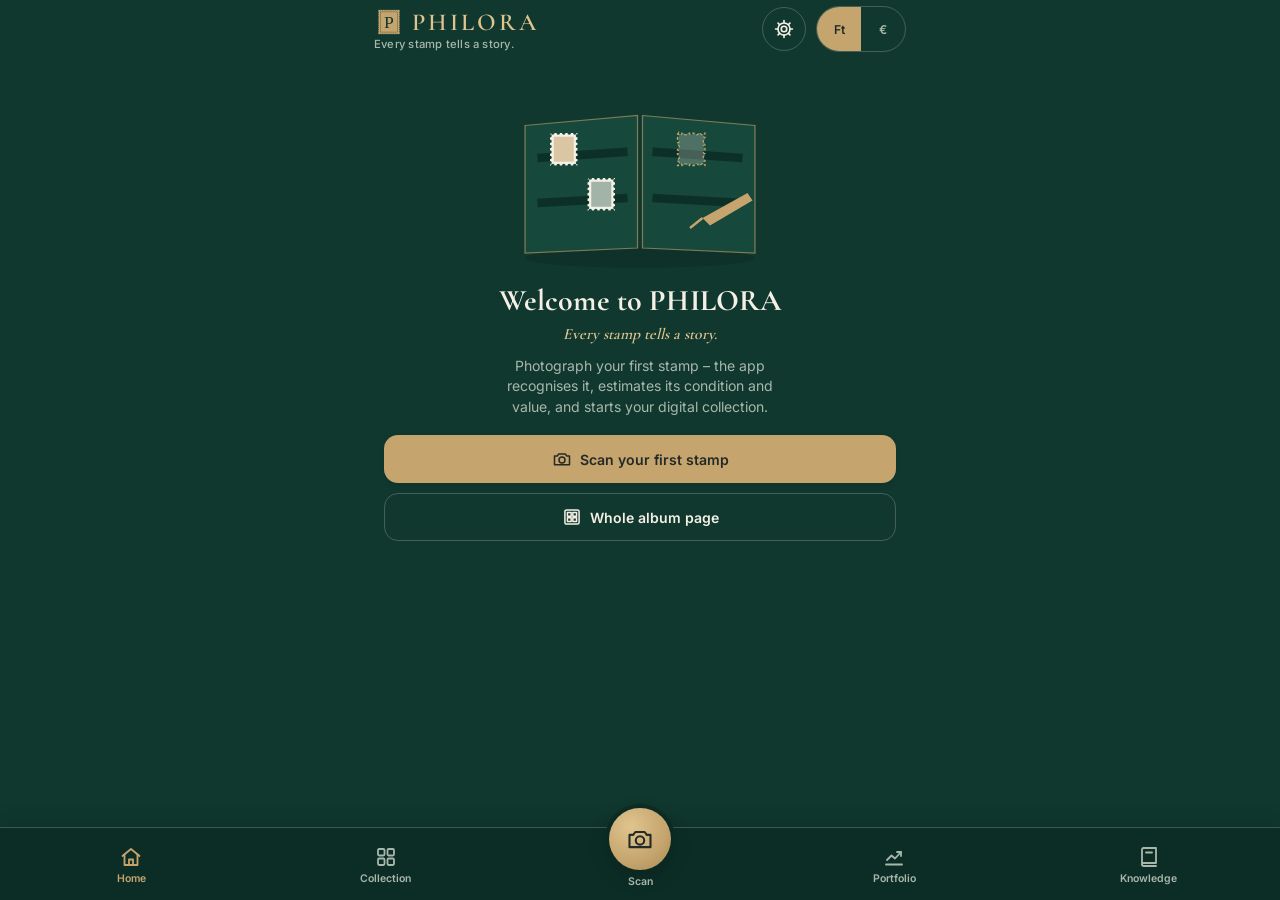
<file: PHILORA/index.html>
<!DOCTYPE html>
<html lang="hu">
<head>
<meta charset="utf-8">
<meta name="viewport" content="width=device-width, initial-scale=1, viewport-fit=cover">
<title>PHILORA – Minden bélyeg egy történet.</title>
<link rel="stylesheet" href="css/fonts.css">
<script>try{var t=localStorage.getItem("bs_theme");if(t==="system"||!t){t=t==="system"&&matchMedia("(prefers-color-scheme: light)").matches?"light":"dark"}document.documentElement.setAttribute("data-theme",t);var f=+localStorage.getItem("bs_fscale");if(f>1)document.documentElement.style.fontSize=(f*100)+"%";if(f>=1.6)document.documentElement.classList.add("fs-xl")}catch(e){document.documentElement.setAttribute("data-theme","dark")}</script>
<meta name="theme-color" content="#12392F">
<link rel="manifest" href="manifest.webmanifest">
<link rel="icon" type="image/svg+xml" href="icons/icon.svg">
<link rel="apple-touch-icon" href="icons/apple-touch-icon.png">
<meta name="apple-mobile-web-app-capable" content="yes">
<meta name="mobile-web-app-capable" content="yes">
<meta name="apple-mobile-web-app-status-bar-style" content="black-translucent">
<meta name="apple-mobile-web-app-title" content="PHILORA">
<link rel="stylesheet" href="css/tokens.css">
<link rel="stylesheet" href="css/components.css">
<link rel="stylesheet" href="css/screens.css">
<link rel="stylesheet" href="css/refine.css">
<script src="js/i18n.js"></script>
<script src="js/brand.js"></script>
</head>
<body>

<div class="splash" id="splash" aria-hidden="true"></div>
<header class="top">
  <div class="brand"><h1 id="brandMark"></h1><small id="brandSlogan"></small></div>
  <button class="gear" data-act="settings" aria-label="Beállítások és biztonsági mentés" style="margin-left:auto"><svg class="ic" width="22" height="22" aria-hidden="true"><use href="#i-gear"/></svg></button>
  <div class="cur" id="curSwitch" role="group" aria-label="Pénznem">
    <button data-c="HUF" class="on">Ft</button><button data-c="EUR">€</button>
  </div>
</header>

<main>
<!-- ============ HOME ============ -->
<section class="view on" id="v-home"><div class="wrap" id="homeWrap"></div></section>

<!-- ============ COLLECTION ============ -->
<section class="view" id="v-coll"><div class="wrap" id="collWrap"></div></section>

<!-- ============ SCAN ============ -->
<section class="view" id="v-scan">
<div class="wrap">
  <h2 class="page-title">Szkennelés</h2>
  <div id="scanForm">
    <div class="scan-stage">
      <div class="viewfinder" id="vf"></div>
      <div class="shutter-bar">
        <label class="sb-side" aria-label="Galéria"><span class="sb-ic"><svg class="ic" width="24" height="24" aria-hidden="true"><use href="#i-image"/></svg></span><span class="sb-l">Galéria</span><input type="file" accept="image/*" data-in="main" data-src="gallery"></label>
        <label class="sb-shutter" aria-label="Kamera"><span class="sb-ring"><svg class="ic" width="26" height="26" aria-hidden="true"><use href="#i-camera"/></svg></span><span class="sb-l">Kamera</span><input type="file" accept="image/*" capture="environment" data-in="main" data-src="camera"></label>
        <span class="sb-side sb-empty" aria-hidden="true"></span>
      </div>
      <div class="mode scan-mode" id="modeSw" role="tablist" aria-label="Szkennelési mód">
        <button data-act="mode" data-m="single" class="on" role="tab">Egy bélyeg</button>
        <button data-act="mode" data-m="page" role="tab">Teljes albumoldal</button>
      </div>
    </div>
    <div class="back-row" id="backRow"></div>
    <div class="qbox" id="q-main" aria-live="polite"></div>
    <div class="tips" id="tips"></div>
    <button class="btn primary" data-act="analyze" id="btnAnalyze" disabled style="margin-top:14px"><svg class="ic" width="19" height="19" aria-hidden="true"><use href="#i-sparkle"/></svg> Felismerés indítása</button>
    <div id="aiMissing" class="err" style="display:none"></div>
  </div>
  <div id="loading" class="card" style="display:none" aria-live="polite"></div>
  <div id="cropEd"></div>
  <div id="result"></div>
</div>
</section>

<!-- ============ PORTFOLIO ============ -->
<section class="view" id="v-pf"><div class="wrap" id="pfWrap"></div></section>

<!-- ============ LEARN ============ -->
<section class="view" id="v-learn"><div class="wrap" id="learnWrap"></div></section>

</main>

<!-- teljes képernyős nézetek -->
<section class="overlay" id="v-atlas" hidden aria-label="Világatlasz"></section>
<section class="overlay" id="v-heritage" hidden aria-label="Örökség"></section>
<section class="overlay" id="v-detail" hidden aria-label="Bélyeg adatlap"></section>
<section class="overlay" id="v-article" hidden aria-label="Cikk"></section>
<div class="zoomer" id="zoomer" hidden></div>

<nav class="tabs" aria-label="Fő navigáció">
  <button data-v="home" class="on" aria-current="page"><svg class="ic" width="24" height="24" aria-hidden="true"><use href="#i-home"/></svg><span class="lbl">Kezdőlap</span></button>
  <button data-v="coll"><svg class="ic" width="24" height="24" aria-hidden="true"><use href="#i-grid"/></svg><span class="lbl">Gyűjtemény</span></button>
  <button data-v="scan" class="scan-btn" aria-label="Szkennelés"><span class="scan-orb"><svg class="ic" width="28" height="28" aria-hidden="true"><use href="#i-camera"/></svg></span><span class="lbl">Szkennelés</span></button>
  <button data-v="pf"><svg class="ic" width="24" height="24" aria-hidden="true"><use href="#i-chart"/></svg><span class="lbl">Portfólió</span></button>
  <button data-v="learn"><svg class="ic" width="24" height="24" aria-hidden="true"><use href="#i-book"/></svg><span class="lbl">Tudástár</span></button>
</nav>

<div class="modal" id="modal" aria-hidden="true"><div class="sheet" role="dialog" aria-modal="true" aria-label="Részletek" tabindex="-1"><div class="grab"></div><div id="modalBody"></div></div></div>
<div class="toast" id="toast" role="status" aria-live="polite"></div>

<script>BS.loadModules(["icons.js", "art.js", "articles.js", "app.js", "home.js", "collection.js", "detail.js", "portfolio.js", "learn.js", "atlas-geo.js", "atlas-data.js", "atlas.js", "heritage.js"]);</script>
</body>
</html>
</file>
<file: PHILORA/css/fonts.css>
/* Helyi betűtípusok (SIL Open Font License 1.1) – licencek: fonts/OFL-*.txt. Forrás: Fontsource npm-csomagok. */
/* cormorant-garamond-latin-500-normal */
@font-face {
  font-family: 'Cormorant Garamond';
  font-style: normal;
  font-display: swap;
  font-weight: 500;
  src: url(../fonts/cormorant-garamond-latin-500-normal.woff2) format('woff2');
  unicode-range: U+0000-00FF,U+0131,U+0152-0153,U+02BB-02BC,U+02C6,U+02DA,U+02DC,U+0304,U+0308,U+0329,U+2000-206F,U+20AC,U+2122,U+2191,U+2193,U+2212,U+2215,U+FEFF,U+FFFD;
}
/* cormorant-garamond-latin-ext-500-normal */
@font-face {
  font-family: 'Cormorant Garamond';
  font-style: normal;
  font-display: swap;
  font-weight: 500;
  src: url(../fonts/cormorant-garamond-latin-ext-500-normal.woff2) format('woff2');
  unicode-range: U+0100-02BA,U+02BD-02C5,U+02C7-02CC,U+02CE-02D7,U+02DD-02FF,U+0304,U+0308,U+0329,U+1D00-1DBF,U+1E00-1E9F,U+1EF2-1EFF,U+2020,U+20A0-20AB,U+20AD-20C0,U+2113,U+2C60-2C7F,U+A720-A7FF;
}
/* cormorant-garamond-latin-600-normal */
@font-face {
  font-family: 'Cormorant Garamond';
  font-style: normal;
  font-display: swap;
  font-weight: 600;
  src: url(../fonts/cormorant-garamond-latin-600-normal.woff2) format('woff2');
  unicode-range: U+0000-00FF,U+0131,U+0152-0153,U+02BB-02BC,U+02C6,U+02DA,U+02DC,U+0304,U+0308,U+0329,U+2000-206F,U+20AC,U+2122,U+2191,U+2193,U+2212,U+2215,U+FEFF,U+FFFD;
}
/* cormorant-garamond-latin-ext-600-normal */
@font-face {
  font-family: 'Cormorant Garamond';
  font-style: normal;
  font-display: swap;
  font-weight: 600;
  src: url(../fonts/cormorant-garamond-latin-ext-600-normal.woff2) format('woff2');
  unicode-range: U+0100-02BA,U+02BD-02C5,U+02C7-02CC,U+02CE-02D7,U+02DD-02FF,U+0304,U+0308,U+0329,U+1D00-1DBF,U+1E00-1E9F,U+1EF2-1EFF,U+2020,U+20A0-20AB,U+20AD-20C0,U+2113,U+2C60-2C7F,U+A720-A7FF;
}
/* cormorant-garamond-latin-700-normal */
@font-face {
  font-family: 'Cormorant Garamond';
  font-style: normal;
  font-display: swap;
  font-weight: 700;
  src: url(../fonts/cormorant-garamond-latin-700-normal.woff2) format('woff2');
  unicode-range: U+0000-00FF,U+0131,U+0152-0153,U+02BB-02BC,U+02C6,U+02DA,U+02DC,U+0304,U+0308,U+0329,U+2000-206F,U+20AC,U+2122,U+2191,U+2193,U+2212,U+2215,U+FEFF,U+FFFD;
}
/* cormorant-garamond-latin-ext-700-normal */
@font-face {
  font-family: 'Cormorant Garamond';
  font-style: normal;
  font-display: swap;
  font-weight: 700;
  src: url(../fonts/cormorant-garamond-latin-ext-700-normal.woff2) format('woff2');
  unicode-range: U+0100-02BA,U+02BD-02C5,U+02C7-02CC,U+02CE-02D7,U+02DD-02FF,U+0304,U+0308,U+0329,U+1D00-1DBF,U+1E00-1E9F,U+1EF2-1EFF,U+2020,U+20A0-20AB,U+20AD-20C0,U+2113,U+2C60-2C7F,U+A720-A7FF;
}
/* inter-latin-400-normal */
@font-face {
  font-family: 'Inter';
  font-style: normal;
  font-display: swap;
  font-weight: 400;
  src: url(../fonts/inter-latin-400-normal.woff2) format('woff2');
  unicode-range: U+0000-00FF,U+0131,U+0152-0153,U+02BB-02BC,U+02C6,U+02DA,U+02DC,U+0304,U+0308,U+0329,U+2000-206F,U+20AC,U+2122,U+2191,U+2193,U+2212,U+2215,U+FEFF,U+FFFD;
}
/* inter-latin-ext-400-normal */
@font-face {
  font-family: 'Inter';
  font-style: normal;
  font-display: swap;
  font-weight: 400;
  src: url(../fonts/inter-latin-ext-400-normal.woff2) format('woff2');
  unicode-range: U+0100-02BA,U+02BD-02C5,U+02C7-02CC,U+02CE-02D7,U+02DD-02FF,U+0304,U+0308,U+0329,U+1D00-1DBF,U+1E00-1E9F,U+1EF2-1EFF,U+2020,U+20A0-20AB,U+20AD-20C0,U+2113,U+2C60-2C7F,U+A720-A7FF;
}
/* inter-latin-500-normal */
@font-face {
  font-family: 'Inter';
  font-style: normal;
  font-display: swap;
  font-weight: 500;
  src: url(../fonts/inter-latin-500-normal.woff2) format('woff2');
  unicode-range: U+0000-00FF,U+0131,U+0152-0153,U+02BB-02BC,U+02C6,U+02DA,U+02DC,U+0304,U+0308,U+0329,U+2000-206F,U+20AC,U+2122,U+2191,U+2193,U+2212,U+2215,U+FEFF,U+FFFD;
}
/* inter-latin-ext-500-normal */
@font-face {
  font-family: 'Inter';
  font-style: normal;
  font-display: swap;
  font-weight: 500;
  src: url(../fonts/inter-latin-ext-500-normal.woff2) format('woff2');
  unicode-range: U+0100-02BA,U+02BD-02C5,U+02C7-02CC,U+02CE-02D7,U+02DD-02FF,U+0304,U+0308,U+0329,U+1D00-1DBF,U+1E00-1E9F,U+1EF2-1EFF,U+2020,U+20A0-20AB,U+20AD-20C0,U+2113,U+2C60-2C7F,U+A720-A7FF;
}
/* inter-latin-600-normal */
@font-face {
  font-family: 'Inter';
  font-style: normal;
  font-display: swap;
  font-weight: 600;
  src: url(../fonts/inter-latin-600-normal.woff2) format('woff2');
  unicode-range: U+0000-00FF,U+0131,U+0152-0153,U+02BB-02BC,U+02C6,U+02DA,U+02DC,U+0304,U+0308,U+0329,U+2000-206F,U+20AC,U+2122,U+2191,U+2193,U+2212,U+2215,U+FEFF,U+FFFD;
}
/* inter-latin-ext-600-normal */
@font-face {
  font-family: 'Inter';
  font-style: normal;
  font-display: swap;
  font-weight: 600;
  src: url(../fonts/inter-latin-ext-600-normal.woff2) format('woff2');
  unicode-range: U+0100-02BA,U+02BD-02C5,U+02C7-02CC,U+02CE-02D7,U+02DD-02FF,U+0304,U+0308,U+0329,U+1D00-1DBF,U+1E00-1E9F,U+1EF2-1EFF,U+2020,U+20A0-20AB,U+20AD-20C0,U+2113,U+2C60-2C7F,U+A720-A7FF;
}
/* inter-latin-700-normal */
@font-face {
  font-family: 'Inter';
  font-style: normal;
  font-display: swap;
  font-weight: 700;
  src: url(../fonts/inter-latin-700-normal.woff2) format('woff2');
  unicode-range: U+0000-00FF,U+0131,U+0152-0153,U+02BB-02BC,U+02C6,U+02DA,U+02DC,U+0304,U+0308,U+0329,U+2000-206F,U+20AC,U+2122,U+2191,U+2193,U+2212,U+2215,U+FEFF,U+FFFD;
}
/* inter-latin-ext-700-normal */
@font-face {
  font-family: 'Inter';
  font-style: normal;
  font-display: swap;
  font-weight: 700;
  src: url(../fonts/inter-latin-ext-700-normal.woff2) format('woff2');
  unicode-range: U+0100-02BA,U+02BD-02C5,U+02C7-02CC,U+02CE-02D7,U+02DD-02FF,U+0304,U+0308,U+0329,U+1D00-1DBF,U+1E00-1E9F,U+1EF2-1EFF,U+2020,U+20A0-20AB,U+20AD-20C0,U+2113,U+2C60-2C7F,U+A720-A7FF;
}
</file>
<file: PHILORA/css/tokens.css>
/* PHILORA dizájntokenek – Premium Grafikai Csomag v1.0 (assets/brand/tokens.json) alapján.
   Alappaletta: forest-900 #10382F · forest-800 #16483B · forest-700 #22584A · gold-500 #C5A46D · gold-300 #E0C48E
   · ivory-100 #F5F0E5 · paper-200 #E9E0CE · ink-900 #242A27 · sage-500 #7F9B8E · success #4B9772 · warning #A46C24 · error #B54E4A.
   Szabályok (mért kontraszt, WCAG AA ≥ 4,5:1):
   - sötét alapon szövegként a gold-300 (7,65:1) és a gold-500 (5,47:1) használható; a sage-500 (4,29:1) csak díszítés, szövegnek a #A9B7AB (6,17:1);
   - elefántcsont alapon a szöveg ink-900 (12,87:1), arany szöveg a sötét arany #7A5E2A (5,34:1);
   - a success / warning / error alapszínek ikonra, keretre, sávra valók; szövegként sötétített változatuk (#2F6E50 5,33 · #7A4E12 6,32 · #963A36 6,25). */
:root{
  /* alappaletta */
  --c-forest:#10382F; --c-forest-2:#16483B; --c-forest-3:#0C2D26; --c-forest-4:#22584A;
  --c-gold:#C5A46D; --c-gold-light:#E0C48E; --c-gold-dark:#7A5E2A;
  --c-ivory:#F5F0E5; --c-ivory-2:#FFFDF8; --c-ivory-3:#E9E0CE;
  --c-graphite:#242A27; --c-sage:#7F9B8E; --c-sage-light:#A9B7AB; --c-sage-pale:#B5C4BB; --c-slate:#5A665D;
  --c-success:#4B9772; --c-warning:#A46C24; --c-error:#B54E4A;
  --c-ok:#2F6E50; --c-ok-bg:#E6F1EA; --c-ok-line:#B9D9C7;
  --c-warn:#7A4E12; --c-warn-bg:#FBF1DF; --c-warn-line:#E6CB98;
  --c-danger:#963A36; --c-danger-bg:#F8E8E6; --c-danger-line:#E9C3BF;

/* tipográfia */
  --font-display:"Cormorant Garamond", Georgia, "Times New Roman", serif;
  --font-ui:Inter, system-ui, -apple-system, "Segoe UI", sans-serif;
  --fs-xs:0.7188rem; --fs-sm:0.8125rem; --fs-md:0.9375rem; --fs-lg:1.0625rem; --fs-xl:1.375rem; --fs-2xl:1.75rem; --fs-3xl:2.375rem;
  --lh:1.45;

  /* térköz, sarok, árnyék */
  --sp-1:4px; --sp-2:8px; --sp-3:12px; --sp-4:16px; --sp-5:20px; --sp-6:24px; --sp-8:32px;
  --r-sm:8px; --r-md:14px; --r-lg:18px; --r-xl:22px; --r-pill:999px;   /* csomag: kártya 18 px, gomb 14 px */
  --shadow-1:0 1px 2px rgba(12,30,24,.08), 0 2px 8px rgba(12,30,24,.06);
  --shadow-2:0 4px 14px rgba(12,30,24,.14), 0 1px 3px rgba(12,30,24,.08);
  --shadow-3:0 12px 32px rgba(8,22,18,.28);
  --tap:44px;

  /* mozgás */
  --dur-1:120ms; --dur-2:220ms; --dur-3:240ms;   /* csomag: koppintás 100–150 ms, átmenet 180–240 ms */ --ease:cubic-bezier(.2,.7,.2,1);
}

/* ---------- SÖTÉT téma (alapértelmezett): erdőzöld alap, elefántcsont kártyák ---------- */
:root, :root[data-theme="dark"]{
  --bg:var(--c-forest);
  --bg-elev:var(--c-forest-3);
  --on-bg:var(--c-ivory);          /* 11,34:1 */
  --on-bg-2:var(--c-sage-light);   /* 6,08:1 */
  --on-bg-accent:var(--c-gold-light); /* 7,65:1 */
  --on-bg-line:rgba(245,240,230,.22);
  --surface:var(--c-ivory);
  --surface-2:var(--c-ivory-3);
  --surface-input:var(--c-ivory-2);
  --ink:var(--c-graphite);         /* 12,87:1 (ivory) */
  --ink-2:var(--c-slate);          /* 5,29:1 */
  --ink-accent:var(--c-gold-dark); /* 5,34:1 */
  --line:#DCD3C0;
  --hero:var(--c-forest-2);
  --hero-ink:var(--c-ivory);       /* 9,13:1 */
  --hero-ink-2:var(--c-sage-pale); /* 5,72:1 */
  --hero-accent:var(--c-gold-light);
  --hero-line:rgba(197,164,109,.45);
  --nav-bg:var(--c-forest-3);
  --nav-ink:var(--c-sage-light);
  --nav-active:var(--c-gold);
  --primary:var(--c-gold); --primary-ink:var(--c-graphite); /* 6,41:1 */
  --selected:var(--c-forest); --selected-ink:var(--c-ivory);
  --focus:var(--c-gold);
  color-scheme:dark;
}

/* ---------- VILÁGOS téma: elefántcsont alap, fehér kártyák, erdőzöld kiemelés ---------- */
:root[data-theme="light"]{
  --bg:var(--c-ivory);
  --bg-elev:var(--c-ivory-3);
  --on-bg:var(--c-graphite);
  --on-bg-2:var(--c-slate);
  --on-bg-accent:var(--c-gold-dark);
  --on-bg-line:#DCD3C0;
  --surface:var(--c-ivory-2);
  --surface-2:var(--c-ivory-3);
  --surface-input:#FFFFFF;
  --ink:var(--c-graphite);
  --ink-2:var(--c-slate);          /* 5,91:1 */
  --ink-accent:var(--c-gold-dark); /* 5,97:1 */
  --line:#E3DCCB;
  --hero:var(--c-forest);
  --hero-ink:var(--c-ivory);
  --hero-ink-2:var(--c-sage-light);
  --hero-accent:var(--c-gold-light);
  --hero-line:rgba(197,164,109,.45);
  --nav-bg:var(--c-ivory-2);
  --nav-ink:var(--c-slate);
  --nav-active:var(--c-forest);
  --primary:var(--c-forest); --primary-ink:var(--c-ivory);
  --selected:var(--c-forest); --selected-ink:var(--c-ivory);
  --focus:var(--c-gold-dark);
  color-scheme:light;
}

/* régi változónevek (a kód inline stílusai miatt) */
:root{ --green:var(--c-forest); --green2:var(--c-ok); --wine:var(--c-danger); --gold:var(--c-gold); --muted:var(--fg-2); }
</file>
<file: PHILORA/css/components.css>
/* PHILORA komponensek. Csak tokeneket használ (css/tokens.css).
   Szövegszín-hatókör: --fg / --fg-2 az alapon on-bg, minden felületen (kártya, lap) ink. */

*{box-sizing:border-box}
html,body{margin:0;background:var(--bg);color:var(--on-bg);font:var(--fs-md)/var(--lh) var(--font-ui);-webkit-font-smoothing:antialiased}
body{--fg:var(--on-bg);--fg-2:var(--on-bg-2);--fg-accent:var(--on-bg-accent);--ln:var(--on-bg-line);
  padding:env(safe-area-inset-top) env(safe-area-inset-right) calc(84px + env(safe-area-inset-bottom)) env(safe-area-inset-left)}
.card,.series,.item,.stat,.topc,.pc,.modal .sheet,.cand,.slot,.toastx{--fg:var(--ink);--fg-2:var(--ink-2);--fg-accent:var(--ink-accent);--ln:var(--line);color:var(--ink)}
.value,.hero{--fg:var(--hero-ink);--fg-2:var(--hero-ink-2);--fg-accent:var(--hero-accent);--ln:var(--hero-line)}
h1,h2,h3{font-family:var(--font-display);margin:0;font-weight:700;letter-spacing:.005em;line-height:1.15}
h2{font-size:var(--fs-xl)} h3{font-size:1.1875rem}
a{color:var(--fg-accent)}
.muted{color:var(--fg-2)}
.ic{display:inline-block;vertical-align:middle;flex:0 0 auto}
:focus-visible{outline:3px solid var(--focus);outline-offset:2px;border-radius:6px}
button{font-family:inherit}
.sr-only{position:absolute;width:1px;height:1px;overflow:hidden;clip:rect(0 0 0 0);white-space:nowrap}

/* ---------- elrendezés ---------- */
.wrap{max-width:560px;margin:0 auto;padding:var(--sp-4)}
.row{display:flex;gap:var(--sp-3)} .row>*{flex:1}
.view{display:none}.view.on{display:block;animation:fadein var(--dur-2) var(--ease)}
.page-title{font-size:var(--fs-2xl);margin:6px 2px 12px;color:var(--fg)}

/* ---------- fejléc ---------- */
header.top{display:flex;align-items:center;gap:var(--sp-3);padding:14px 16px 6px;max-width:560px;margin:0 auto}
.logo{width:40px;height:48px;flex:0 0 auto;display:grid;place-items:center;background:var(--c-gold);color:var(--c-forest);font:700 1.5rem var(--font-display);
  -webkit-mask:radial-gradient(circle 3px at 3px 50%,#0000 98%,#000) -3px 0/100% 8px repeat-y, radial-gradient(circle 3px at 50% 3px,#0000 98%,#000) 0 -3px/8px 100% repeat-x;
  mask:radial-gradient(circle 3px at 3px 50%,#0000 98%,#000) -3px 0/100% 8px repeat-y, radial-gradient(circle 3px at 50% 3px,#0000 98%,#000) 0 -3px/8px 100% repeat-x}
header.top h1{font-size:1.625rem;color:var(--fg)}
header.top h1 span{color:var(--fg-accent)}
header.top small{display:block;color:var(--fg-2);font:500 0.75rem var(--font-ui);letter-spacing:.02em}
.gear,.iconbtn{width:var(--tap);height:var(--tap);border-radius:50%;border:1.5px solid var(--ln);background:transparent;color:var(--fg);display:grid;place-items:center;cursor:pointer;flex:0 0 auto;transition:background var(--dur-1)}
.gear:hover,.iconbtn:hover{background:rgba(197,164,109,.14)}
.cur{display:inline-flex;border:1.5px solid var(--ln);border-radius:var(--r-pill);overflow:hidden;flex:0 0 auto}
.cur button{border:0;background:transparent;min-width:var(--tap);min-height:var(--tap);padding:0 10px;font:600 0.8125rem var(--font-ui);cursor:pointer;color:var(--fg-2)}
.cur button.on{background:var(--primary);color:var(--primary-ink)}

/* ---------- kártya ---------- */
.card{background:var(--surface);border:1px solid var(--line);border-radius:var(--r-lg);padding:var(--sp-4);margin:var(--sp-3) 0;box-shadow:var(--shadow-1)}
.sec-t{font-size:1.1875rem;margin-bottom:4px;color:var(--fg)}
.sec-h{display:flex;align-items:baseline;justify-content:space-between;gap:10px;margin:22px 2px 6px;color:var(--fg)}
.sec-h h3{font-size:1.3125rem}
.sec-h .muted{font-size:0.7812rem}
.disc{font-size:0.75rem;color:var(--fg-2);padding:6px 4px}
.hint{font-size:0.7812rem;color:var(--fg-2);margin-top:10px}

/* ---------- gombok ---------- */
.btn{appearance:none;border:0;border-radius:var(--r-md);min-height:48px;padding:12px 16px;font:600 0.9375rem var(--font-ui);cursor:pointer;width:100%;display:flex;align-items:center;justify-content:center;gap:8px;color:var(--fg);background:transparent;transition:transform var(--dur-1) var(--ease),background var(--dur-1),box-shadow var(--dur-1);text-align:center}
.btn:active{transform:scale(.98)}
.btn.primary{background:var(--primary);color:var(--primary-ink);box-shadow:var(--shadow-1)}
.btn.primary:disabled{opacity:.45;cursor:default;box-shadow:none}
.btn.ghost{border:1.5px solid var(--ln)}
.btn.danger{border:1.5px solid var(--c-danger-line);color:var(--c-danger)}
.btn.small{min-height:var(--tap);padding:8px 14px;font-size:0.8438rem;width:auto;border-radius:var(--r-pill)}
.btn.light{background:rgba(245,240,230,.14);color:var(--hero-ink);border:1px solid var(--hero-line)}
.btn.light:disabled{opacity:.55}

/* ---------- mód-választó, szegmens, chip ---------- */
.mode{display:flex;background:var(--surface-2);border-radius:var(--r-md);padding:4px;gap:4px;margin-bottom:14px}
.mode button{flex:1;border:0;background:transparent;min-height:var(--tap);padding:8px 6px;border-radius:9px;font:600 0.8438rem var(--font-ui);color:var(--ink-2);cursor:pointer;transition:background var(--dur-1)}
.mode button.on{background:var(--surface-input);color:var(--ink);box-shadow:var(--shadow-1)}
.seg{display:flex;flex-wrap:wrap;gap:6px;margin:8px 0 2px}
.seg button{border:1.5px solid var(--line);background:var(--surface-input);border-radius:var(--r-pill);min-height:var(--tap);min-width:var(--tap);padding:8px 13px;font:500 0.8438rem var(--font-ui);cursor:pointer;color:var(--ink);transition:background var(--dur-1)}
.seg button.on{background:var(--selected);color:var(--selected-ink);border-color:var(--selected)}
.chips{display:flex;flex-wrap:wrap;gap:6px;margin-top:8px}
.chip{font-size:0.75rem;font-weight:500;padding:3px 10px;border-radius:var(--r-pill);background:var(--surface-2);color:var(--ink)}
.chip.g{background:var(--c-ok-bg);color:var(--c-ok)}
.chip.r{background:var(--c-danger-bg);color:var(--c-danger)}
.chip.y{background:var(--c-warn-bg);color:var(--c-warn)}
.st{display:inline-block;font-size:0.6875rem;font-weight:600;padding:1px 7px;border-radius:10px;margin-left:6px;vertical-align:1px;white-space:nowrap}
.st-kepen{background:var(--c-ok-bg);color:var(--c-ok)}
.st-ai{background:var(--c-warn-bg);color:var(--c-warn)}
.st-megerositett{background:var(--c-ok);color:#fff}
.unk{color:var(--fg-2);font-style:italic}
.badge{flex:0 0 auto;font-size:0.75rem;font-weight:700;padding:4px 10px;border-radius:var(--r-pill);background:var(--surface-2);color:var(--ink);white-space:nowrap;display:inline-flex;align-items:center;gap:5px}
.badge.gold{background:var(--c-gold);color:var(--c-graphite)}
.est-tag{display:inline-flex;align-items:center;gap:6px;font-size:0.6875rem;font-weight:700;letter-spacing:.06em;text-transform:uppercase;color:var(--hero-accent);border:1px solid var(--hero-line);padding:3px 9px;border-radius:var(--r-pill)}

/* ---------- fotó-helyek ---------- */
.slot{position:relative;aspect-ratio:4/5;border-radius:var(--r-md);border:2px dashed var(--line);background:var(--surface-2);display:flex;flex-direction:column;align-items:center;justify-content:center;gap:6px;color:var(--ink-2);font-size:0.8125rem;cursor:pointer;overflow:hidden;text-align:center;padding:8px;transition:border-color var(--dur-1)}
.slot:hover{border-color:var(--c-gold)}
.slot.wide{aspect-ratio:4/3}
.slot>.ic{color:var(--ink-accent)}
.slot img{position:absolute;inset:0;width:100%;height:100%;object-fit:contain;background:#1a1f1c}
.slot .tag{position:absolute;top:8px;left:8px;background:rgba(16,56,47,.85);color:var(--c-ivory);font-size:0.6875rem;padding:3px 8px;border-radius:var(--r-pill);z-index:2}
.slot .x{position:absolute;top:2px;right:2px;z-index:2;background:transparent;border:0;width:var(--tap);height:var(--tap);display:grid;place-items:center;cursor:pointer;color:#fff}
.slot .x span{width:30px;height:30px;border-radius:50%;background:rgba(16,56,47,.85);display:grid;place-items:center}
.slot b{color:var(--ink);font-weight:600}
input[type=file]{display:none}
.qbox{margin-top:8px;display:flex;flex-direction:column;gap:4px;font-size:0.8125rem}
.qbox .ok{color:var(--c-ok)} .qbox .warn{color:var(--c-warn)}

/* ---------- betöltés ---------- */
.loader{display:flex;flex-direction:column;align-items:center;gap:12px;padding:28px 10px;text-align:center}
.spin{width:44px;height:44px;border-radius:50%;border:3px solid var(--surface-2);border-top-color:var(--c-gold);animation:sp 1s linear infinite}
.spin.sm{width:16px;height:16px;border-width:2px;border-color:rgba(245,240,230,.3);border-top-color:var(--hero-ink)}

/* ---------- bélyegkeret ---------- */
.stamp{background:#fff;padding:6px;filter:drop-shadow(0 2px 3px rgba(0,0,0,.22));
  -webkit-mask:radial-gradient(circle 4px at 4px 50%,#0000 98%,#000) -4px 0/100% 11px repeat-y, radial-gradient(circle 4px at 50% 4px,#0000 98%,#000) 0 -4px/11px 100% repeat-x;
  mask:radial-gradient(circle 4px at 4px 50%,#0000 98%,#000) -4px 0/100% 11px repeat-y, radial-gradient(circle 4px at 50% 4px,#0000 98%,#000) 0 -4px/11px 100% repeat-x}
.stamp img{width:100%;height:100%;object-fit:cover;display:block;background:#eee}
.stamp.big{flex:0 0 96px;height:116px}
.stamp.sm{width:50px;height:60px;padding:4px;
  -webkit-mask:radial-gradient(circle 3px at 3px 50%,#0000 98%,#000) -3px 0/100% 8px repeat-y, radial-gradient(circle 3px at 50% 3px,#0000 98%,#000) 0 -3px/8px 100% repeat-x;
  mask:radial-gradient(circle 3px at 3px 50%,#0000 98%,#000) -3px 0/100% 8px repeat-y, radial-gradient(circle 3px at 50% 3px,#0000 98%,#000) 0 -3px/8px 100% repeat-x}
.noimg{width:100%;height:100%;display:grid;place-items:center;background:var(--c-ivory-3);color:var(--c-slate)}

/* ---------- eredmény ---------- */
.res-head{display:flex;gap:14px;align-items:flex-start}
.res-head h2{font-size:1.5rem;line-height:1.15}
.value{background:var(--hero);color:var(--hero-ink);border-radius:var(--r-lg);padding:18px;margin:12px 0;border:1px solid var(--hero-line);box-shadow:var(--shadow-2);position:relative;overflow:hidden}
.value::after,.hero::after{content:"";position:absolute;inset:0 0 auto 0;height:3px;background:linear-gradient(90deg,transparent,var(--c-gold),transparent);opacity:.8}
.value .lbl{font-size:0.75rem;color:var(--hero-ink-2);text-transform:uppercase;letter-spacing:.07em}
.value .big{font-family:var(--font-display);font-size:var(--fs-3xl);font-weight:700;line-height:1.05;margin:4px 0}
.value .sub{font-size:0.875rem;color:var(--hero-ink-2)}
.value .why{font-size:0.8125rem;color:var(--hero-ink-2);margin-top:10px;border-top:1px solid var(--hero-line);padding-top:10px}
table.pr{width:100%;border-collapse:collapse;font-size:0.875rem;margin-top:6px}
table.pr td{padding:10px 6px;border-bottom:1px solid var(--line)}
table.pr td:last-child{text-align:right;font-variant-numeric:tabular-nums;font-weight:600;white-space:nowrap}
table.pr tr.hl td{background:var(--c-ok-bg)}
table.pr tr.hl td:first-child{box-shadow:inset 3px 0 0 var(--c-forest)}
table.pr .sm{display:block;font-size:0.75rem;color:var(--ink-2);font-weight:400}
dl.facts{display:grid;grid-template-columns:auto 1fr;gap:6px 14px;margin:8px 0 0;font-size:0.875rem}
dl.facts dt{color:var(--fg-2)} dl.facts dd{margin:0}
.meter{height:8px;background:var(--surface-2);border-radius:8px;overflow:hidden;margin-top:6px}
.meter i{display:block;height:100%;background:linear-gradient(90deg,var(--c-danger),var(--c-gold),var(--c-ok))}
ul.tight{margin:6px 0 0;padding-left:18px} ul.tight li{margin:3px 0}
.note-box{margin-top:12px;font-size:0.875rem;background:var(--c-ok-bg);color:var(--ink);border-radius:10px;padding:10px 12px}
.cand{display:flex;gap:10px;align-items:flex-start;padding:10px;border:1.5px solid var(--line);border-radius:var(--r-md);margin:6px 0;cursor:pointer;background:var(--surface-input);min-height:var(--tap);transition:border-color var(--dur-1)}
.cand.on{border-color:var(--c-forest);background:var(--c-ok-bg)}
.cand .rd{width:18px;height:18px;border-radius:50%;border:2px solid var(--line);flex:0 0 auto;margin-top:2px;transition:border var(--dur-1)}
.cand.on .rd{border:5px solid var(--c-forest)}
.warnbox{background:var(--c-warn-bg);border:1px solid var(--c-warn-line);color:var(--c-warn);border-radius:var(--r-md);padding:10px 12px;font-size:0.8438rem;margin:12px 0}
.okbox{background:var(--c-ok-bg);border:1px solid var(--c-ok-line);color:var(--c-ok);border-radius:var(--r-md);padding:10px 12px;font-size:0.8438rem;font-weight:600;margin-top:10px;display:flex;align-items:center;gap:8px}
.err{background:var(--c-danger-bg);border:1px solid var(--c-danger-line);color:var(--c-danger);border-radius:var(--r-md);padding:12px;font-size:0.875rem;margin:12px 0}
.form label{display:block;font-size:0.7812rem;color:var(--ink-2);margin-top:8px}
.field{width:100%;min-height:48px;padding:12px 14px;border-radius:var(--r-md);border:1.5px solid var(--line);font:500 0.9375rem var(--font-ui);background:var(--surface-input);color:var(--ink);margin:10px 0}
.form .field{margin:4px 0 0}
.field:focus{border-color:var(--c-gold-dark);outline:none;box-shadow:0 0 0 3px rgba(197,164,109,.35)}

/* ---------- albumoldal rács ---------- */
.pgrid{display:grid;grid-template-columns:repeat(3,1fr);gap:8px;margin-top:10px}
.pc{position:relative;background:var(--surface);border:1px solid var(--line);border-radius:var(--r-md);padding:8px 6px;text-align:center;cursor:pointer;box-shadow:var(--shadow-1);transition:opacity var(--dur-1)}
.pc .stamp{width:100%;aspect-ratio:5/6;height:auto}
.pc .n{font-size:0.75rem;font-weight:600;line-height:1.2;margin-top:6px;display:-webkit-box;-webkit-line-clamp:2;-webkit-box-orient:vertical;overflow:hidden;min-height:29px}
.pc .p{font-size:0.75rem;color:var(--c-ok);font-weight:600;margin-top:2px}
.pc .s{font-size:0.6875rem;color:var(--ink-2)}
.pc .s.ok{color:var(--c-ok)}
.pc.off{opacity:.45}
.pc .ck,.pc .lo{position:absolute;top:4px;width:24px;height:24px;border-radius:50%;display:grid;place-items:center;z-index:2;font-size:0.8125rem;font-weight:700}
.pc .ck{right:4px;background:var(--c-forest);color:var(--c-ivory)}
.pc.off .ck{background:#9A9A90}
.pc .lo{left:4px;background:var(--c-gold);color:var(--c-graphite)}

/* ---------- portfólió ---------- */
.pfchips{display:flex;gap:6px;overflow-x:auto;padding:2px 0 8px;scrollbar-width:none}
.pfchips::-webkit-scrollbar{display:none}
.pfchips button{flex:0 0 auto;border:1.5px solid var(--ln);background:transparent;border-radius:var(--r-pill);min-height:var(--tap);padding:8px 14px;font:600 0.8125rem var(--font-ui);cursor:pointer;color:var(--fg);white-space:nowrap;transition:background var(--dur-1)}
.pfchips button.on{background:var(--primary);border-color:var(--primary);color:var(--primary-ink)}
.pfchips button.add{border-style:dashed;color:var(--fg-accent)}
.pfchips button .n{opacity:.7;font-weight:500}
.hero{background:var(--hero);color:var(--hero-ink);border-radius:var(--r-xl);padding:20px 18px 16px;margin:6px 0 12px;border:1px solid var(--hero-line);box-shadow:var(--shadow-2);position:relative;overflow:hidden}
.hero .top{display:flex;justify-content:space-between;align-items:center}
.hero .nm{font-size:0.8125rem;color:var(--hero-ink-2);font-weight:600;letter-spacing:.03em}
.hero .tot{font-family:var(--font-display);font-size:2.625rem;font-weight:700;line-height:1.05;margin:8px 0 2px}
.hero .chg{font-size:0.875rem;font-weight:600}
.hero .cov{font-size:0.75rem;color:var(--hero-ink-2);margin-left:6px}
.up{color:#9BE3BD}.down{color:#F3B0A8}
.hero svg.spark{display:block;width:100%;height:64px;margin:12px 0 6px}
.hero .meta{display:flex;align-items:center;justify-content:space-between;gap:10px;font-size:0.7812rem;color:var(--hero-ink-2)}
.hero .note{font-size:0.7812rem;color:var(--hero-ink-2);margin:12px 0 4px}
.hero .iconbtn{border-color:var(--hero-line);color:var(--hero-ink)}
.stats{display:grid;grid-template-columns:repeat(4,1fr);gap:8px}
.stat{background:var(--surface);border:1px solid var(--line);border-radius:var(--r-md);padding:10px 4px;text-align:center;box-shadow:var(--shadow-1)}
.stat b{display:block;font-family:var(--font-display);font-size:1.625rem;line-height:1.1}
.stat span{font-size:0.7188rem;color:var(--ink-2)}
.hscroll{display:flex;gap:10px;overflow-x:auto;padding:4px 2px 10px;scrollbar-width:none}
.hscroll::-webkit-scrollbar{display:none}
.topc{flex:0 0 120px;background:var(--surface);border:1px solid var(--line);border-radius:var(--r-md);padding:10px;cursor:pointer;box-shadow:var(--shadow-1);transition:transform var(--dur-1)}
.topc:active{transform:scale(.98)}
.topc .stamp{width:100%;height:112px}
.topc .n{font-size:0.75rem;font-weight:600;line-height:1.2;margin-top:8px;display:-webkit-box;-webkit-line-clamp:2;-webkit-box-orient:vertical;overflow:hidden}
.topc .p{font-size:0.7812rem;color:var(--c-ok);font-weight:700;margin-top:3px}
.rank{font:700 0.8125rem var(--font-display);color:var(--ink-accent)}

/* ---------- sorozat ---------- */
.series{background:var(--surface);border:1px solid var(--line);border-radius:var(--r-lg);padding:14px;margin:10px 0;box-shadow:var(--shadow-1)}
.series.done{border:1.5px solid var(--c-gold);box-shadow:0 0 0 3px rgba(197,164,109,.18),var(--shadow-1)}
.series .sh{display:flex;justify-content:space-between;align-items:flex-start;gap:10px}
.series .stt{font:700 1.1875rem/1.15 var(--font-display)}
.series .ss{font-size:0.7812rem;color:var(--ink-2)}
.prog{height:6px;background:var(--surface-2);border-radius:6px;overflow:hidden;margin:10px 0}
.prog i{display:block;height:100%;background:var(--c-forest);transition:width var(--dur-3) var(--ease)}
.series.done .prog i{background:linear-gradient(90deg,var(--c-gold-light),var(--c-gold))}
.slots{display:flex;gap:6px;overflow-x:auto;padding:4px 2px 6px;scrollbar-width:none}
.slots::-webkit-scrollbar{display:none}
.sl{flex:0 0 54px;text-align:center;cursor:pointer;min-height:var(--tap)}
.sl span{display:block;font-size:0.6875rem;color:var(--ink-2);margin-top:4px;line-height:1.2;white-space:nowrap;overflow:hidden;text-overflow:ellipsis}
.sl.new .stamp{outline:2px solid var(--c-gold)}
.sl.new span{color:var(--ink-accent);font-weight:700}
.lk{width:50px;height:60px;margin:0 auto;border-radius:6px;border:1.5px dashed #C9BFA8;background:repeating-linear-gradient(135deg,#F1EAD9 0 6px,#EBE2CD 6px 12px);display:flex;flex-direction:column;align-items:center;justify-content:center;gap:2px;color:var(--c-slate)}
.lk b{font-size:0.6875rem;color:var(--c-graphite)}
.sf{font-size:0.7812rem;color:var(--ink-2);display:flex;justify-content:space-between;gap:8px;flex-wrap:wrap}
.sf b{color:var(--ink)}

/* ---------- listaelem ---------- */
.item{display:flex;gap:12px;align-items:center;padding:10px;background:var(--surface);border:1px solid var(--line);border-radius:var(--r-md);margin:8px 0;cursor:pointer;box-shadow:var(--shadow-1);min-height:var(--tap)}
.item .stamp.sm{width:56px;height:68px;flex:0 0 auto}
.item .t{font-weight:600;font-size:0.875rem;line-height:1.25}
.item .s{font-size:0.7812rem;color:var(--ink-2)}
.item .v{margin-left:auto;text-align:right;font-weight:600;font-size:0.875rem;white-space:nowrap}
.item .v small{display:block;font-size:0.7188rem;font-weight:600}
.empty{text-align:center;padding:30px 10px;color:var(--fg-2)}

/* ---------- navigáció ---------- */
nav.tabs{position:fixed;left:0;right:0;bottom:0;background:var(--nav-bg);border-top:1px solid var(--on-bg-line);display:flex;justify-content:space-around;padding:6px 6px calc(6px + env(safe-area-inset-bottom));z-index:10;box-shadow:0 -6px 18px rgba(8,22,18,.18)}
nav.tabs button{flex:1;max-width:160px;min-height:56px;background:none;border:0;display:flex;flex-direction:column;align-items:center;justify-content:center;gap:3px;font:600 0.7188rem var(--font-ui);color:var(--nav-ink);padding:6px;cursor:pointer;border-radius:10px;transition:color var(--dur-1)}
nav.tabs button.on{color:var(--nav-active)}

/* ---------- tudástár ---------- */
.learn h3{font-size:1.25rem;margin-bottom:6px}
.learn p{margin:6px 0}
table.grade{width:100%;border-collapse:collapse;font-size:0.8438rem}
table.grade td{padding:7px 4px;border-bottom:1px solid var(--line);vertical-align:top}
table.grade td:first-child{font-weight:600;white-space:nowrap;padding-right:10px}

/* ---------- lap (modal), toast, trófea ---------- */
.modal{position:fixed;inset:0;background:rgba(8,22,18,.55);display:flex;align-items:flex-end;justify-content:center;z-index:30;visibility:hidden;opacity:0;transition:opacity var(--dur-2) var(--ease),visibility 0s linear var(--dur-2)}
.modal.on{visibility:visible;opacity:1;transition:opacity var(--dur-2) var(--ease)}
.modal .sheet{background:var(--bg-sheet,var(--c-ivory));width:100%;max-width:560px;max-height:90vh;overflow:auto;border-radius:22px 22px 0 0;padding:6px 16px calc(16px + env(safe-area-inset-bottom));box-shadow:var(--shadow-3);transform:translateY(24px);transition:transform var(--dur-2) var(--ease)}
.modal.on .sheet{transform:none}
.modal .sheet .card,.modal .sheet .series{background:var(--c-ivory-2)}
.grab{width:40px;height:4px;border-radius:4px;background:#CFC5AE;margin:6px auto 4px}
.toast{position:fixed;left:50%;bottom:96px;transform:translate(-50%,8px);background:var(--c-graphite);color:var(--c-ivory);padding:11px 18px;border-radius:24px;font-size:0.875rem;opacity:0;transition:opacity var(--dur-2),transform var(--dur-2) var(--ease);pointer-events:none;z-index:40;max-width:90vw;text-align:center;box-shadow:var(--shadow-2)}
.toast.on{opacity:1;transform:translate(-50%,0)}
.trophy{text-align:center;padding:14px 0 4px}
.trophy .ic-wrap{width:84px;height:84px;margin:0 auto;border-radius:50%;display:grid;place-items:center;background:radial-gradient(circle at 35% 30%,var(--c-gold-light),var(--c-gold));color:var(--c-graphite);box-shadow:0 0 0 6px rgba(197,164,109,.18);animation:pop var(--dur-3) var(--ease)}
.ph{display:flex;justify-content:space-between;gap:10px;font-size:0.8125rem;padding:7px 0;border-bottom:1px solid var(--line)}
.chg-row{display:flex;justify-content:space-between;gap:10px;padding:9px 0;border-bottom:1px solid var(--line);font-size:0.875rem}
.chg-row small{display:block;color:var(--ink-2);font-size:0.75rem}

/* ---------- komponensgaléria ---------- */
.swatches{display:grid;grid-template-columns:repeat(2,1fr);gap:8px}
.sw{border-radius:var(--r-md);padding:12px;min-height:76px;border:1px solid rgba(0,0,0,.08);font-size:0.7812rem}
.sw b{display:block;font-size:0.8438rem}
.icgrid{display:grid;grid-template-columns:repeat(4,1fr);gap:8px}
.icgrid div{display:flex;flex-direction:column;align-items:center;gap:4px;font-size:0.6875rem;color:var(--ink-2);padding:10px 2px;border:1px solid var(--line);border-radius:var(--r-sm);background:var(--surface-input)}
.icgrid .ic{color:var(--ink)}
.demo-tag{display:inline-block;font-size:0.6875rem;font-weight:700;color:var(--c-warn);background:var(--c-warn-bg);border-radius:var(--r-pill);padding:2px 8px;margin-left:6px}

/* ---------- animációk ---------- */
@keyframes sp{to{transform:rotate(360deg)}}
@keyframes pop{0%{transform:scale(.6);opacity:0}70%{transform:scale(1.06);opacity:1}100%{transform:scale(1)}}
@keyframes fadein{from{opacity:0;transform:translateY(4px)}to{opacity:1;transform:none}}
@media (prefers-reduced-motion: reduce){
  *,*::before,*::after{animation-duration:.01ms !important;animation-iteration-count:1 !important;transition-duration:.01ms !important}
  .spin{animation:sp 1.6s linear infinite !important}
}
</file>
<file: PHILORA/css/screens.css>
/* PHILORA képernyők – Premium Edition. Csak tokeneket használ. */

/* ---------- szövegszín-hatókör az új felületeken ---------- */
.art-card,.qbtn,.near,.ctile,.wish,.searchbar,.tipbox,.tabs4 button.on,.dtabs button.on{--fg:var(--ink);--fg-2:var(--ink-2);--fg-accent:var(--ink-accent);--ln:var(--line);--fg-warn:var(--c-warn);--fg-danger:var(--c-danger)}
body{--fg-warn:#E9C46A;--fg-danger:#F3B0A8}
:root[data-theme="light"] body{--fg-warn:var(--c-warn);--fg-danger:var(--c-danger)}
.card,.series,.item,.modal .sheet{--fg-warn:var(--c-warn);--fg-danger:var(--c-danger)}

/* ---------- safe area + navigáció ---------- */
body{padding-bottom:calc(96px + env(safe-area-inset-bottom))}
body.ov-open{overflow:hidden}
nav.tabs{align-items:flex-end;padding:4px 4px calc(6px + env(safe-area-inset-bottom));height:auto}
nav.tabs button{max-width:none;min-height:58px;font-size:0.7rem;padding:6px 2px}
nav.tabs .scan-btn{position:relative;color:var(--nav-ink)}
nav.tabs .scan-orb{width:62px;height:62px;margin-top:-30px;border-radius:50%;display:grid;place-items:center;background:radial-gradient(circle at 35% 30%,var(--c-gold-light),var(--c-gold) 60%,#A88A52);color:var(--c-graphite);box-shadow:0 6px 18px rgba(8,22,18,.35),0 0 0 4px var(--nav-bg);transition:transform var(--dur-1) var(--ease)}
nav.tabs .scan-btn:active .scan-orb{transform:scale(.95)}
nav.tabs .scan-btn.on .scan-orb{box-shadow:0 6px 18px rgba(8,22,18,.35),0 0 0 4px var(--nav-bg),0 0 0 6px rgba(197,164,109,.45)}
nav.tabs .scan-btn .lbl{margin-top:2px}
nav.tabs .scan-btn.on{color:var(--nav-active)}

/* ---------- fejléc, logó, demó-sáv ---------- */
header.top{padding-top:calc(10px + env(safe-area-inset-top))}
body{padding-top:0}
.logo-em{display:block;flex:0 0 auto;filter:drop-shadow(0 2px 4px rgba(0,0,0,.25))}
.brand h1{font-size:1.6rem}
.demo-banner{position:sticky;top:0;z-index:20;display:flex;align-items:center;justify-content:space-between;gap:10px;padding:calc(6px + env(safe-area-inset-top)) 14px 6px;background-color:#E9C46A;background-image:repeating-linear-gradient(135deg,rgba(255,255,255,.12) 0 14px,transparent 14px 28px);color:#2B2005;font-size:0.8rem}
.demo-banner[hidden]{display:none}
.demo-banner .btn{background:#2B2005;color:#F5F0E5;min-height:var(--tap)}
body.is-demo header.top{padding-top:10px}

/* ---------- közös elemek ---------- */
.linkbtn{background:none;border:0;padding:10px 4px;min-height:var(--tap);color:var(--fg-accent);font:600 0.84rem var(--font-ui);cursor:pointer;display:inline-flex;align-items:center;gap:6px}
.pt-n{font:600 0.9rem var(--font-ui);color:var(--fg-2);vertical-align:middle;margin-left:4px}
.empty-state{display:flex;flex-direction:column;align-items:center;gap:8px;text-align:center;padding:34px 16px;color:var(--fg-2)}
.empty-state .ic{color:var(--fg-accent)}
.empty-state b{color:var(--fg);font:700 1.25rem var(--font-display)}
.chip.gold{background:var(--c-gold);color:var(--c-graphite);font-weight:600}
select.field{appearance:auto}
.stats.three{grid-template-columns:repeat(3,1fr)}
.tabs4{display:flex;gap:4px;background:var(--bg-elev);border-radius:var(--r-md);padding:4px;margin-bottom:12px;overflow-x:auto;scrollbar-width:none}
.tabs4 button{flex:1 0 auto;min-height:var(--tap);border:0;background:transparent;border-radius:9px;padding:6px 10px;font:600 0.8rem var(--font-ui);color:var(--fg-2);cursor:pointer}
.tabs4 button.on{background:var(--surface);color:var(--ink);box-shadow:var(--shadow-1)}

/* ---------- kezdőlap ---------- */
.home-hero{position:relative;border-radius:var(--r-xl);overflow:hidden;background-color:var(--c-forest-2);background-image:linear-gradient(160deg,var(--c-forest-2),var(--c-forest-3));color:var(--c-ivory);border:1px solid var(--hero-line);box-shadow:var(--shadow-2);margin:4px 0 12px;min-height:200px}
.home-hero .hero-art{position:absolute;inset:0;width:100%;height:100%;opacity:.95}
.hh-in{position:relative;padding:18px 18px 16px;max-width:64%}
.hh-greet{font:600 0.8rem var(--font-ui);color:var(--c-sage-pale);letter-spacing:.03em}
.hh-lbl{font-size:0.75rem;color:var(--c-sage-pale);text-transform:uppercase;letter-spacing:.07em;margin-top:10px}
.hh-val{font:700 2.6rem/1.05 var(--font-display);margin:2px 0}
.hh-rng{font-size:0.84rem;color:var(--c-sage-pale);margin-bottom:10px}
.home-hero .est-tag{color:var(--c-gold-light);border-color:var(--hero-line)}
.cov-card .cov-top{display:flex;justify-content:space-between;gap:8px;flex-wrap:wrap;font-size:0.84rem}
.cov-card .cov-top span{color:var(--ink-2)}
.quick{display:grid;grid-template-columns:1fr 1fr;gap:10px;margin-top:12px}
.qbtn{display:flex;flex-direction:column;align-items:flex-start;gap:4px;padding:14px;border-radius:var(--r-lg);border:1px solid var(--line);background:var(--surface);color:var(--ink);cursor:pointer;text-align:left;box-shadow:var(--shadow-1);min-height:112px;transition:transform var(--dur-1) var(--ease)}
.qbtn:active{transform:scale(.98)}
.qbtn .qi{width:46px;height:46px;border-radius:50%;display:grid;place-items:center;background:var(--c-forest);color:var(--c-gold-light);margin-bottom:4px}
.qbtn b{font:700 1.15rem var(--font-display)}
.qbtn small{color:var(--ink-2);font-size:0.75rem}
.near{display:block;width:100%;text-align:left;background:var(--surface);color:var(--ink);border:1px solid var(--line);border-radius:var(--r-md);padding:12px 14px;margin:8px 0;cursor:pointer;box-shadow:var(--shadow-1)}
.near-t{display:flex;justify-content:space-between;gap:8px;flex-wrap:wrap;font-size:0.875rem}
.near-t span{color:var(--ink-2);font-size:0.8rem}
.near .prog{margin:8px 0 0}
.welcome{text-align:center;padding:16px 8px 8px;color:var(--fg)}
.welcome .empty-art{width:100%;max-width:300px;height:auto;margin:0 auto 8px;display:block}
.welcome h2{font-size:2rem;margin-bottom:8px}
.welcome p{color:var(--fg-2);margin:0 auto 18px;max-width:34ch}
.welcome.small h2{font-size:1.5rem}

/* ---------- cikk-kártyák ---------- */
.art-card{display:block;width:100%;padding:0;border:1px solid var(--line);border-radius:var(--r-lg);overflow:hidden;background:var(--surface);color:var(--ink);text-align:left;cursor:pointer;box-shadow:var(--shadow-1);margin:8px 0;transition:transform var(--dur-1) var(--ease)}
.art-card:active{transform:scale(.99)}
.cover-art{display:block;width:100%}
.ac-in{padding:12px 14px 14px;display:flex;flex-direction:column;gap:4px}
.ac-in b{font:700 1.2rem/1.2 var(--font-display)}
.ac-in small{color:var(--ink-2);font-size:0.84rem}
.ac-cat{font:700 0.7rem var(--font-ui);letter-spacing:.07em;text-transform:uppercase;color:var(--fg-accent)}
.art-card .ac-cat{color:var(--ink-accent)}
.ac-meta{display:inline-flex;align-items:center;gap:5px;font-size:0.75rem;color:var(--fg-2)}
.art-grid{display:grid;grid-template-columns:1fr 1fr;gap:10px}
.art-grid .art-card{margin:0}
.art-grid .ac-in b{font-size:1rem}

/* ---------- szkennelés ---------- */
.viewfinder{border-radius:var(--r-xl);overflow:hidden;background-color:#0B241D;background-image:radial-gradient(ellipse at 50% 40%,#1E4A3E,#0B241D);border:1px solid var(--hero-line);box-shadow:var(--shadow-2);aspect-ratio:4/3;position:relative}
.vf-empty{position:absolute;inset:0;display:flex;flex-direction:column;align-items:center;justify-content:flex-start;padding-top:8px}
.vf-frame{width:100%;height:74%;display:block}
.vf-cap{text-align:center;color:var(--c-ivory);display:flex;flex-direction:column;gap:2px;padding:4px 16px 10px}
.vf-cap b{font:700 1.05rem var(--font-display)}
.vf-cap span{font-size:0.75rem;color:var(--c-sage-pale)}
.vf-photo{position:absolute;inset:0;background:#0B1512}
.vf-photo img{width:100%;height:100%;object-fit:contain}
.vf-photo .tag{position:absolute;top:10px;left:10px;background:rgba(16,56,47,.85);color:var(--c-ivory);font-size:0.7rem;padding:3px 9px;border-radius:var(--r-pill)}
.vf-photo .x{position:absolute;top:4px;right:4px;background:transparent;border:0;width:var(--tap);height:var(--tap);display:grid;place-items:center;cursor:pointer;color:#fff}
.vf-photo .x span{width:32px;height:32px;border-radius:50%;background:rgba(16,56,47,.85);display:grid;place-items:center}
.cap-row{margin-top:12px}
.cap-row label.btn{cursor:pointer}
.back-row{display:flex;justify-content:center;margin-top:4px;min-height:var(--tap)}
.back-row .linkbtn{color:var(--fg-2)}
.back-row .linkbtn .muted{font-weight:400}
.back-chip{display:flex;align-items:center;gap:10px;font-size:0.8rem;color:var(--fg-2)}
.back-chip img{width:34px;height:40px;object-fit:cover;border-radius:4px;border:1px solid var(--ln)}
.tip-grid{display:grid;grid-template-columns:repeat(4,1fr);gap:8px}
.tip{display:flex;flex-direction:column;align-items:center;gap:6px;text-align:center;font-size:0.72rem;line-height:1.25;color:var(--fg-2);padding:10px 4px;border:1px solid var(--ln);border-radius:var(--r-md)}
.tip svg{width:34px;height:34px;color:var(--fg-accent)}
.steps{list-style:none;padding:0;margin:10px 0 0;display:flex;flex-direction:column;gap:4px}
.step{display:flex;gap:12px;align-items:flex-start;padding:8px 2px;color:var(--ink-2);transition:color var(--dur-2)}
.step .dot{width:26px;height:26px;border-radius:50%;border:2px solid var(--line);flex:0 0 auto;display:grid;place-items:center;transition:all var(--dur-2) var(--ease)}
.step.act{color:var(--ink)} .step.act .dot{border-color:var(--c-gold)}
.step.done{color:var(--ink)} .step.done .dot{background:var(--c-forest);border-color:var(--c-forest);color:var(--c-ivory)}
.step b{display:block;font-size:0.9rem}
.step small{color:var(--ink-2);font-size:0.75rem}
.pulse{width:10px;height:10px;border-radius:50%;background:var(--c-gold);animation:pulse 1.2s ease-in-out infinite}
@keyframes pulse{0%,100%{transform:scale(.7);opacity:.6}50%{transform:scale(1.1);opacity:1}}
.crop-ed .ce-stage{position:relative;border-radius:var(--r-md);overflow:hidden;background:#0B1512;touch-action:none;user-select:none}
.ce-stage img{display:block;width:100%;height:auto;pointer-events:none}
.ce-stage svg{position:absolute;inset:0;width:100%;height:100%;touch-action:none}
.ce-box rect{fill:rgba(197,164,109,.14);stroke:#C5A46D;stroke-width:2;cursor:move}
.ce-box.new rect{stroke:#7FD1A6;fill:rgba(127,209,166,.16)}
.ce-box.on rect{fill:rgba(197,164,109,.26);stroke:#F5F0E5;stroke-width:3}
.ce-box rect.h{fill:#F5F0E5;stroke:#10382F;stroke-width:2;cursor:nwse-resize}
.ce-box text{fill:#F5F0E5;font:700 40px Inter,sans-serif;paint-order:stroke;stroke:#10382F;stroke-width:6px;pointer-events:none}

/* ---------- gyűjtemény ---------- */
.searchbar{display:flex;align-items:center;gap:8px;background:var(--surface);color:var(--ink-2);border:1px solid var(--line);border-radius:var(--r-pill);padding:0 14px;margin-bottom:10px;box-shadow:var(--shadow-1)}
.searchbar input{flex:1;border:0;background:transparent;min-height:46px;font:500 0.94rem var(--font-ui);color:var(--ink);outline:none}
.searchbar:focus-within{box-shadow:0 0 0 3px rgba(197,164,109,.35)}
.toolbar{display:flex;justify-content:space-between;align-items:center;gap:8px;margin-bottom:6px}
.vswitch{display:flex;border:1.5px solid var(--ln);border-radius:var(--r-pill);overflow:hidden}
.vswitch button{border:0;background:transparent;min-height:var(--tap);min-width:var(--tap);padding:0 12px;color:var(--fg-2);display:flex;align-items:center;gap:6px;font:600 0.8rem var(--font-ui);cursor:pointer}
.vswitch button.on{background:var(--primary);color:var(--primary-ink)}
.vswitch button span{display:none}
.vswitch button.on span{display:inline}
.fchips .chip{border:0;cursor:pointer;display:inline-flex;align-items:center;gap:4px;min-height:32px;padding:4px 10px}
.cnt{font-size:0.75rem;margin:6px 2px}
.cgrid{display:grid;grid-template-columns:1fr 1fr;gap:12px}
.ctile{border:1px solid var(--line);background:var(--surface);color:var(--ink);border-radius:var(--r-lg);padding:10px 10px 12px;text-align:left;cursor:pointer;box-shadow:var(--shadow-1);transition:transform var(--dur-1) var(--ease)}
.ctile:active{transform:scale(.98)}
.cph{position:relative;background:linear-gradient(160deg,#EDE6D6,#E2D9C4);border-radius:var(--r-md);padding:14px 18px;display:grid;place-items:center}
.cph .stamp{width:100%;aspect-ratio:5/6;height:auto}
.ctag{position:absolute;top:6px;left:6px;background:var(--c-forest);color:var(--c-ivory);font-size:0.65rem;font-weight:700;padding:2px 7px;border-radius:var(--r-pill)}
.cdot{position:absolute;top:8px;right:8px;width:10px;height:10px;border-radius:50%;background:var(--c-gold);box-shadow:0 0 0 2px #fff}
.cn{font-weight:600;font-size:0.84rem;line-height:1.25;margin-top:8px;display:-webkit-box;-webkit-line-clamp:2;-webkit-box-orient:vertical;overflow:hidden}
.cs{font-size:0.72rem;color:var(--ink-2);margin-top:2px}
.cv{font:700 0.94rem var(--font-ui);color:var(--c-ok);margin-top:4px}
.item{width:100%;font:inherit;text-align:left}
.valbum{border-radius:var(--r-lg);overflow:hidden;background:var(--alb,#10382F);box-shadow:var(--shadow-2);border:1px solid rgba(197,164,109,.35);margin-top:6px}
.va-head{display:flex;justify-content:space-between;padding:10px 14px;color:var(--c-ivory);font:700 0.94rem var(--font-display);border-bottom:1px solid rgba(197,164,109,.35)}
.va-head span:last-child{font:500 0.75rem var(--font-ui);color:var(--c-sage-pale)}
.va-page{padding:12px;background:repeating-linear-gradient(0deg,rgba(0,0,0,.08) 0 2px,transparent 2px 6px)}
.va-strip{display:grid;grid-template-columns:1fr 1fr;gap:14px;padding:12px 10px 10px;margin:0 0 12px;background:linear-gradient(180deg,rgba(0,0,0,.55),rgba(0,0,0,.4));border-top:1px solid rgba(255,255,255,.08);border-radius:4px;min-height:150px}
.va-slot{background:none;border:0;cursor:pointer;display:flex;flex-direction:column;align-items:center;gap:6px;color:var(--c-ivory)}
.va-slot .stamp{width:72%;aspect-ratio:5/6;height:auto}
.va-slot span{font-size:0.68rem;color:var(--c-sage-pale);text-align:center;display:-webkit-box;-webkit-line-clamp:1;-webkit-box-orient:vertical;overflow:hidden}
.va-nav{padding:0 12px 12px}
.va-nav .btn{color:var(--c-ivory);border-color:rgba(245,240,230,.35);flex:1}
.covers{display:grid;grid-template-columns:1fr 1fr;gap:12px}
.cover{position:relative;border-radius:var(--r-lg);background:var(--alb,#10382F);color:var(--c-ivory);box-shadow:var(--shadow-2);min-height:170px;border:1px solid rgba(197,164,109,.4);overflow:hidden}
.cover::before{content:"";position:absolute;inset:8px;border:1px solid rgba(197,164,109,.55);border-radius:10px;pointer-events:none}
.cover-main{all:unset;box-sizing:border-box;cursor:pointer;display:flex;flex-direction:column;align-items:center;justify-content:center;gap:6px;width:100%;height:100%;min-height:170px;padding:16px;text-align:center}
.cover-main:focus-visible{outline:3px solid var(--focus);outline-offset:-4px}
.cv-em{width:54px;height:54px;border-radius:50%;display:grid;place-items:center;background:rgba(197,164,109,.18);color:var(--c-gold-light);border:1px solid rgba(197,164,109,.5)}
.cover b{font:700 1.15rem var(--font-display)}
.cover small{color:var(--c-sage-pale);font-size:0.75rem}
.cover-more{position:absolute;top:6px;right:6px;width:var(--tap);height:var(--tap);border:0;background:transparent;color:var(--c-ivory);cursor:pointer;border-radius:50%}
.cover.add{all:unset;box-sizing:border-box;cursor:pointer;display:flex;flex-direction:column;align-items:center;justify-content:center;gap:6px;min-height:170px;border-radius:var(--r-lg);border:2px dashed var(--ln);color:var(--fg);text-align:center}
.cover.add .cv-em{color:var(--fg-accent)}
.cover.add small{color:var(--fg-2)}
.wish{display:flex;gap:12px;align-items:flex-start;background:var(--surface);color:var(--ink);border:1px solid var(--line);border-radius:var(--r-md);padding:12px;margin:8px 0;box-shadow:var(--shadow-1)}
.wish .wi{color:var(--c-danger);margin-top:2px}
.wish .s{font-size:0.78rem;color:var(--ink-2)}
.wish .wa{display:flex;flex-direction:column;gap:6px}
.wish .wa .btn{min-width:var(--tap);padding:0}
.dupg .dg-h{display:flex;justify-content:space-between;align-items:center;gap:8px;margin-bottom:6px}
.dg-row{display:flex;gap:10px;align-items:center;padding:8px 0;border-top:1px solid var(--line)}
.dg-row .stamp.sm{border:0;cursor:pointer;flex:0 0 auto}
.dg-row .s{font-size:0.78rem;color:var(--ink-2)}
.dg-row .seg{margin:4px 0 0}
.dg-row .seg button{font-size:0.75rem;padding:4px 10px}
.swpick,.empick{display:flex;flex-wrap:wrap;gap:8px;margin-top:6px}
.swpick label,.empick label{position:relative;cursor:pointer}
.swpick input,.empick input{position:absolute;opacity:0}
.swpick span{display:block;width:44px;height:44px;border-radius:50%;border:3px solid transparent;box-shadow:0 0 0 1px var(--line)}
.swpick input:checked+span{border-color:var(--c-gold)}
.empick span{display:grid;place-items:center;width:46px;height:46px;border-radius:var(--r-md);border:1.5px solid var(--line);color:var(--ink);background:var(--surface-input)}
.empick input:checked+span{border-color:var(--c-forest);background:var(--c-ok-bg)}
.swpick input:focus-visible+span,.empick input:focus-visible+span{outline:3px solid var(--focus);outline-offset:2px}

/* ---------- teljes képernyős nézetek ---------- */
.overlay{position:fixed;inset:0;z-index:25;background:var(--bg);display:flex;flex-direction:column;opacity:0;transform:translateY(16px);transition:opacity var(--dur-2) var(--ease),transform var(--dur-2) var(--ease)}
.overlay.on{opacity:1;transform:none}
.overlay[hidden]{display:none}
.ov-bar{display:flex;align-items:center;gap:8px;padding:calc(8px + env(safe-area-inset-top)) 10px 8px;border-bottom:1px solid var(--on-bg-line);background:var(--bg)}
.ov-t{flex:1;text-align:center;font:600 0.84rem var(--font-ui);color:var(--fg-2);letter-spacing:.04em}
.ov-bar .iconbtn{border:0}
.ov-bar .iconbtn.saved{color:var(--c-gold)}
.ov-body{flex:1;overflow:auto;-webkit-overflow-scrolling:touch;padding-bottom:calc(28px + env(safe-area-inset-bottom))}
.photo-hero{display:flex;flex-direction:column;align-items:center;gap:10px;padding:12px 0 6px;background:radial-gradient(ellipse at 50% 40%,rgba(197,164,109,.18),transparent 70%)}
.ph-img{position:relative;background:none;border:0;cursor:zoom-in;padding:0}
.stamp.xl{width:min(64vw,260px);aspect-ratio:5/6;height:auto;padding:10px}
.ph-zoom{position:absolute;bottom:-6px;right:-6px;display:flex;align-items:center;gap:4px;background:var(--c-graphite);color:var(--c-ivory);font-size:0.7rem;font-weight:600;padding:5px 9px;border-radius:var(--r-pill)}
.ph-side{justify-content:center}
.ph-noback{font-size:0.75rem}
.d-title{font-size:1.85rem;margin-top:8px;color:var(--fg);text-align:center}
.d-sub{text-align:center;margin-top:4px;font-size:0.9rem}
.overlay .chips{justify-content:center}
.dtabs{display:flex;gap:4px;margin:16px 0 4px;background:var(--bg-elev);border-radius:var(--r-md);padding:4px;position:sticky;top:0;z-index:2}
.dtabs button{flex:1;min-height:var(--tap);border:0;background:transparent;border-radius:9px;font:600 0.84rem var(--font-ui);color:var(--fg-2);cursor:pointer}
.dtabs button.on{background:var(--surface);color:var(--ink);box-shadow:var(--shadow-1)}
.dpanel{animation:fadein var(--dur-2) var(--ease)}
.cond-big{display:flex;justify-content:space-between;align-items:baseline;margin-top:6px}
.cond-big b{font:700 1.4rem var(--font-display)}
.cond-big span{color:var(--ink-2);font-size:0.84rem}
.zoomer{position:fixed;inset:0;z-index:35;background:rgba(5,12,10,.96);display:flex;flex-direction:column;align-items:center;justify-content:center}
.zoomer[hidden]{display:none}
.zstage{width:100%;height:100%;display:grid;place-items:center;overflow:hidden;touch-action:none}
.zstage img{max-width:92vw;max-height:80vh;transform-origin:center;transition:transform 60ms linear;touch-action:none}
.zclose{position:absolute;top:calc(10px + env(safe-area-inset-top));right:10px;z-index:2;color:#fff;border-color:rgba(255,255,255,.3)}
.zhint{position:absolute;bottom:calc(20px + env(safe-area-inset-bottom));color:#A9B7AB;font-size:0.75rem}

/* ---------- portfólió ---------- */
.hero .rng{font-size:0.84rem;color:var(--hero-ink-2)}
.hero .split{display:grid;grid-template-columns:1fr 1fr;gap:10px;margin:14px 0 4px}
.hero .split div{border:1px solid var(--hero-line);border-radius:var(--r-md);padding:10px}
.hero .split small{display:block;font-size:0.7rem;text-transform:uppercase;letter-spacing:.07em;color:var(--hero-ink-2)}
.hero .split b{display:block;font:700 1.3rem var(--font-display);margin:2px 0}
.hero .split span{font-size:0.72rem;color:var(--hero-ink-2)}
.rsel{display:flex;gap:4px;margin-top:12px}
.rsel button{flex:1;min-height:var(--tap);border:1px solid var(--hero-line);background:transparent;color:var(--hero-ink-2);border-radius:var(--r-pill);font:600 0.75rem var(--font-ui);cursor:pointer}
.rsel button.on{background:var(--c-gold);color:var(--c-graphite);border-color:var(--c-gold)}
.hero .ax{display:flex;justify-content:space-between;font-size:0.7rem;color:var(--hero-ink-2);margin-bottom:8px}
.bar{margin:8px 0}
.bar-l{display:flex;justify-content:space-between;font-size:0.8rem;gap:8px}
.bar-l span:last-child{color:var(--ink-2)}
.bar-t{height:8px;border-radius:6px;background:var(--surface-2);overflow:hidden;margin-top:4px}
.bar-t i{display:block;height:100%;background:linear-gradient(90deg,var(--c-forest),var(--c-forest-2));border-radius:6px}
.log{display:flex;gap:10px;align-items:center;width:100%;padding:10px 0;border:0;border-bottom:1px solid var(--line);background:none;color:var(--ink);text-align:left;font:inherit;cursor:default}
button.log{cursor:pointer}
.log:last-child{border-bottom:0}
.log b{display:block;font-size:0.84rem}
.log small{color:var(--ink-2);font-size:0.72rem}
.log div{flex:1;min-width:0}
.log .li{width:28px;height:28px;border-radius:50%;display:grid;place-items:center;flex:0 0 auto}
.li.g{background:var(--c-ok-bg);color:var(--c-ok)} .li.r{background:var(--c-danger-bg);color:var(--c-danger)}
.lv{font-weight:700;font-size:0.84rem;white-space:nowrap;color:var(--c-ok)}
.lv.down2{color:var(--c-danger)}

/* ---------- olvasónézet ---------- */
.reader .cover-art{width:100%}
.reader .wrap{padding-top:18px}
.reader h1{font-size:2rem;line-height:1.1;margin:6px 0 10px;color:var(--fg)}
.reader .lead{font-size:1.06rem;color:var(--fg);opacity:.92;margin:0 0 8px;font-weight:500}
.reader .ac-meta{color:var(--fg-2);margin-bottom:16px}
.reader p{font-size:1rem;line-height:1.65;color:var(--fg);margin:0 0 14px}
.reader h3{font-size:1.35rem;margin:22px 0 8px;color:var(--fg)}
.reader ul{padding-left:20px;margin:0 0 14px;color:var(--fg)}
.reader li{margin:6px 0;line-height:1.55}
.tipbox{display:flex;gap:10px;align-items:flex-start;background:var(--surface);color:var(--ink);border-left:4px solid var(--c-gold);border-radius:var(--r-md);padding:12px 14px;margin:16px 0;font-size:0.9rem;line-height:1.5}
.tipbox .ic{color:var(--ink-accent);margin-top:2px}
.srcs{border-top:1px solid var(--on-bg-line);margin-top:20px;padding-top:12px;font-size:0.8rem;color:var(--fg-2)}
.srcs ul{padding-left:18px}
.srcs a{color:var(--fg-accent);word-break:break-word}

/* ---------- demó jelölés a kártyákon ---------- */
body.is-demo .home-hero::after{content:"DEMÓ";position:absolute;top:12px;right:12px;font:700 0.7rem var(--font-ui);letter-spacing:.1em;color:#2B2005;background:#E9C46A;padding:3px 8px;border-radius:var(--r-pill)}
body.is-demo .hero .nm::after{content:" · DEMÓ";color:#E9C46A}

@media (min-width:560px){ .art-grid{grid-template-columns:1fr 1fr 1fr} .cgrid{grid-template-columns:repeat(3,1fr)} }

.qbox .warn{color:var(--fg-warn)}
.btn.danger{color:var(--fg-danger);border-color:currentColor}
header.top .brand{min-width:0;flex:1 1 auto;overflow:hidden}
header.top .brand h1,header.top .brand small{white-space:nowrap;overflow:hidden;text-overflow:ellipsis}
header.top .gear{margin-left:0 !important}
</file>
<file: PHILORA/css/refine.css>
/* PHILORA V2.1 – felületi finomhangolás: tömörebb fejléc és kártyák, márkahelyek, indítóképernyő, grafikon, Recognition Lab. */

/* ---------- tömörebb fejléc ---------- */
header.top{padding:calc(6px + env(safe-area-inset-top)) 14px 4px;gap:10px}
body.is-demo header.top{padding-top:6px}
.brand h1{font-size:1.45rem;line-height:1.1}
.brand small{font-size:0.72rem}
.wordmark{font-family:var(--font-display);font-weight:700;letter-spacing:.14em;color:var(--fg)}
.wordmark.xl{font-size:2.6rem;letter-spacing:.18em;color:var(--c-ivory)}
.brand-logo{display:block;height:34px;width:auto}
header.top .gear{width:var(--tap);height:var(--tap)}

/* ---------- tömörebb kártyák ---------- */
.card{padding:14px;margin:10px 0}
.sec-h{margin:16px 2px 4px}
.sec-h h3{font-size:1.2rem}
.page-title{font-size:1.6rem;margin:2px 2px 10px}
.stat{padding:8px 4px}
.stat b{font-size:1.45rem}
.stats{gap:6px}
.home-hero{min-height:176px}
.hh-in{padding:14px 16px 14px}
.hh-val{font-size:2.3rem}
.qbtn{min-height:96px;padding:12px}
.qbtn .qi{width:40px;height:40px}
.topc{flex-basis:112px;padding:8px}
.topc .stamp{height:100px}
.series{padding:12px;margin:8px 0}
.hero{padding:16px 16px 12px}
.hero .tot{font-size:2.4rem;margin:6px 0 0}
.value{padding:16px}
.value .big{font-size:2.1rem}
.item{padding:8px 10px;margin:6px 0}
.ctile{padding:8px 8px 10px}
.cph{padding:12px 14px}
.welcome .slogan{font:600 1.05rem var(--font-display);font-style:italic;color:var(--fg-accent);margin:-2px auto 12px}
.hero-img,.cover-img,.medal{display:block;width:100%;height:100%;object-fit:cover}
.home-hero .hero-img{position:absolute;inset:0}
.cover .cover-img{position:absolute;inset:0;opacity:.9}
.medal{width:96px;height:96px;margin:0 auto;object-fit:contain}

/* ---------- kompakt demósáv ---------- */
.demo-banner{padding:calc(2px + env(safe-area-inset-top)) 6px 2px 14px;font-size:0.75rem;min-height:44px}
.demo-banner .btn{min-height:var(--tap);padding:6px 14px;font-size:0.75rem}

/* ---------- indítóképernyő ---------- */
.splash{position:fixed;inset:0;z-index:60;display:none;align-items:center;justify-content:center;background:var(--c-forest);transition:opacity .35s var(--ease)}
.splash.on{display:flex}
.splash:not(.on){opacity:0}
.sp-in{text-align:center;animation:fadein .5s var(--ease)}
.sp-sl{font:italic 600 1.1rem var(--font-display);color:var(--c-gold-light);margin-top:10px}
.sp-sl.hu{font-size:.95rem;color:var(--c-sage-pale);margin-top:4px}
.sp-img{width:100%;height:100%;object-fit:cover}

/* ---------- érintésre reagáló grafikon ---------- */
.chart{position:relative;margin:10px 0 4px;touch-action:pan-y;cursor:crosshair;border-radius:8px}
.chart svg.spark{margin:0;height:72px}
.chart .cx{stroke:var(--hero-ink-2);stroke-width:1;stroke-dasharray:3 3}
.chart .cdot{position:absolute;width:11px;height:11px;margin:-5.5px 0 0 -5.5px;border-radius:50%;background:var(--hero-accent);box-shadow:0 0 0 3px rgba(16,56,47,.7);pointer-events:none}
.chart .ctip{position:absolute;top:-6px;left:auto;right:0;max-width:100%;transform:translateY(-100%);background:var(--c-ivory);color:var(--c-graphite);border-radius:8px;padding:5px 9px;font-size:.75rem;box-shadow:var(--shadow-2);white-space:nowrap;pointer-events:none;display:flex;flex-direction:column;line-height:1.25}
.chart .ctip b{font-size:.84rem}
.chart .ctip span{color:var(--c-slate)}
.hero .rsel{margin-top:10px}
.hero .ax{margin-top:2px}

/* ---------- alsó navigáció ne takarjon ---------- */
body{padding-bottom:calc(104px + env(safe-area-inset-bottom))}
.toast{bottom:calc(104px + env(safe-area-inset-bottom))}

/* ---------- Recognition Lab ---------- */
.lab-note{font-size:.8rem;color:var(--fg-2);border-left:3px solid var(--c-gold);padding:6px 10px;margin:4px 0 12px}
.lab-run{display:flex;gap:10px;align-items:center;width:100%;text-align:left;font:inherit;background:var(--surface);color:var(--ink);border:1px solid var(--line);border-radius:var(--r-md);padding:8px 10px;margin:6px 0;cursor:pointer;box-shadow:var(--shadow-1);min-height:var(--tap)}
.lab-run img{width:52px;height:52px;object-fit:cover;border-radius:6px;background:#ddd;flex:0 0 auto}
.lab-run .t{font-weight:600;font-size:.84rem}
.lab-run .s{font-size:.72rem;color:var(--ink-2)}
.lab-img{display:block;width:100%;max-height:380px;object-fit:contain;background:#0B1512;border-radius:var(--r-md)}
.kv{display:grid;grid-template-columns:auto 1fr;gap:4px 12px;font-size:.84rem;margin:6px 0 0}
.kv dt{color:var(--ink-2)} .kv dd{margin:0;word-break:break-word}
.raw{white-space:pre-wrap;word-break:break-word;font:400 .72rem/1.4 ui-monospace,SFMono-Regular,Menlo,monospace;background:var(--surface-2);color:var(--ink);border-radius:8px;padding:10px;max-height:300px;overflow:auto}
.verdict{display:inline-block;font-size:.7rem;font-weight:700;padding:2px 8px;border-radius:var(--r-pill)}
.verdict.ok{background:var(--c-ok-bg);color:var(--c-ok)} .verdict.bad{background:var(--c-danger-bg);color:var(--c-danger)} .verdict.na{background:var(--surface-2);color:var(--ink-2)}
.cmp{width:100%;border-collapse:collapse;font-size:.8rem;margin-top:6px}
.cmp th,.cmp td{text-align:left;padding:6px 4px;border-bottom:1px solid var(--line);vertical-align:top}
.cmp th{color:var(--ink-2);font-weight:600}
.lab-stats{display:grid;grid-template-columns:1fr 1fr;gap:8px}
.lab-stats .stat b{font-size:1.3rem}
.lab-stage{position:relative;border-radius:var(--r-md);overflow:hidden;background:#0B1512;touch-action:none;user-select:none}
.lab-stage img{display:block;width:100%;height:auto;pointer-events:none}
.lab-stage svg{position:absolute;inset:0;width:100%;height:100%}
.lb rect.b{fill:rgba(127,209,166,.14);stroke:#7FD1A6;stroke-width:2;vector-effect:non-scaling-stroke}
.lb.fp rect.b{fill:rgba(243,176,168,.18);stroke:#F3B0A8;stroke-dasharray:6 4}
.lb.miss rect.b{fill:rgba(197,164,109,.18);stroke:#C5A46D}
.lb.on rect.b{stroke:#fff;stroke-width:3}
.lb rect.h{fill:#F5F0E5;stroke:#10382F;stroke-width:2;vector-effect:non-scaling-stroke}
.lb text{fill:#F5F0E5;font:700 40px Inter,sans-serif;paint-order:stroke;stroke:#10382F;stroke-width:6px;pointer-events:none}
.legend{display:flex;flex-wrap:wrap;gap:10px;font-size:.72rem;color:var(--ink-2);margin-top:6px}
.legend i{display:inline-block;width:10px;height:10px;border-radius:2px;margin-right:4px;vertical-align:-1px}

/* Angol nyelvű felület: CSS-ből jövő feliratok */
html[lang="en"] body.is-demo .home-hero::after{content:"DEMO"}
html[lang="en"] body.is-demo .hero .nm::after{content:" · DEMO"}
/* Rövid (angol) feliratú gombok is érjék el a 44 px-es érintési felületet */
.pfchips button,.rsel button,.seg button,.tabs4 button,.linkbtn{min-width:48px}

/* ===== PHILORA Premium Grafikai Csomag v1.0 – arculati réteg ===== */
/* Fejléc: csomagbeli monogram + a név szövegként (a név a brand.js-ből cserélhető) */
#brandMark{display:flex;align-items:center;gap:8px;min-width:0}
.monogram.hd{width:30px;height:30px;flex:0 0 auto}
header.top .wordmark{color:var(--on-bg-accent);font-weight:600;letter-spacing:.12em}
/* Indítóképernyő */
.splash{background:radial-gradient(120% 80% at 50% 38%,var(--c-forest-2) 0%,var(--c-forest) 55%,var(--c-forest-3) 100%)}
.sp-in{display:flex;flex-direction:column;align-items:center;padding:24px}
.monogram.sp-mono{width:132px;height:132px;filter:drop-shadow(0 8px 22px rgba(0,0,0,.35))}
.sp-name{font:600 2.6rem/1 var(--font-display);letter-spacing:.2em;color:var(--c-ivory);margin:22px 0 0 .2em}
.splash .sp-sl{font:500 .82rem var(--font-ui);letter-spacing:.24em;text-transform:uppercase;color:var(--c-gold-light);margin-top:14px;text-align:center;max-width:18em;line-height:1.7}
.sp-orn{display:flex;align-items:center;gap:10px;color:var(--c-gold);font-size:.6rem;margin-top:14px}
.sp-orn span{display:block;width:34px;height:1px;background:var(--c-gold);opacity:.7}
@media (prefers-reduced-motion:reduce){.sp-in{animation:none}}
/* Albumborítók a csomagból (álló 360×500 arány, az album neve a borítón) */
.cover.pk{background:none;border:0;box-shadow:none;min-height:0;overflow:visible;color:var(--fg)}
.cover.pk::before{display:none}
.cover.pk .cover-main{display:flex;flex-direction:column;align-items:stretch;gap:6px;padding:0;min-height:0}
.cv-art{position:relative;display:block;border-radius:14px;box-shadow:var(--shadow-2);overflow:hidden;transition:transform var(--dur-1) var(--ease)}
.cover.pk .cover-main:active .cv-art{transform:scale(.98)}
.cover.pk .cover-img{position:static;display:block;width:100%;height:auto;aspect-ratio:360/500;opacity:1}
.cv-ov{position:absolute;left:50%;top:51.8%;transform:translate(-50%,-50%);width:30%;aspect-ratio:1;display:grid;place-items:center;color:var(--c-gold)}
.cover.pk.light .cv-ov{color:var(--c-forest)}
.cv-ov .ic{width:60%;height:60%}
.cv-cnt{text-align:center;color:var(--fg-2);font-size:.8125rem}
.cover.pk .cover-more{top:4px;right:4px;color:var(--c-gold-light)}
.cover.pk.light .cover-more{color:var(--c-forest)}
.cover.light{color:var(--c-forest)}
.valbum.light .va-head{color:var(--c-forest);border-bottom-color:rgba(16,56,47,.3)}
.valbum.light .va-head span:last-child{color:#3F5546}
@media (prefers-reduced-motion:reduce){.cv-art{transition:none}}
/* Kezdőlap a csomag szerint: elefántcsont „Gyűjteményem” kártya, ikonos statisztika, két nagy művelet */
.hc-greet{font:600 1.35rem var(--font-display);color:var(--on-bg);margin:4px 2px 10px}
.hc{--fg:var(--ink);--fg-2:var(--ink-2);--fg-accent:var(--ink-accent);--ln:var(--line);background:var(--surface);color:var(--ink);border:1px solid var(--line);border-radius:var(--r-lg);padding:16px;box-shadow:var(--shadow-2);position:relative}
.hc-top{display:flex;align-items:center;gap:8px}
.hc-top h2{font:600 1.15rem var(--font-ui);margin:0;color:var(--ink)}
.hc-ic{color:var(--ink-accent);display:grid}
.hc-demo{margin-left:auto;font:700 .6875rem var(--font-ui);letter-spacing:.1em;color:#2B2005;background:#E9C46A;padding:3px 8px;border-radius:999px}
.hc-lbl{font-size:.8125rem;color:var(--ink-2);margin-top:12px}
.hc-row{display:flex;align-items:center;gap:10px;flex-wrap:wrap}
.hc-val{font:600 2.3rem/1.1 var(--font-display);font-variant-numeric:tabular-nums;color:var(--ink)}
.hc-pill{font:700 .75rem var(--font-ui);color:var(--c-ok);background:var(--c-ok-bg);border:1px solid var(--c-ok-line);padding:3px 9px;border-radius:999px;font-variant-numeric:tabular-nums}
.hc-pill.neg{color:var(--c-danger);background:var(--c-danger-bg);border-color:var(--c-danger-line)}
.hc-rng{font-size:.8125rem;color:var(--ink-2);margin:2px 0 10px;font-variant-numeric:tabular-nums}
.hc .est-tag{color:var(--ink-accent);border-color:var(--c-gold)}
.hc-stats{display:grid;grid-template-columns:repeat(3,1fr);margin-top:14px;border-top:1px solid var(--line);padding-top:12px}
.hc-stats>div{display:flex;flex-direction:column;align-items:center;gap:2px;min-width:0}
.hc-stats>div+div{border-left:1px solid var(--line)}
.hc-stats span{color:var(--ink-accent);display:grid}
.hc-stats b{font:600 1.25rem var(--font-ui);font-variant-numeric:tabular-nums;color:var(--ink)}
.hc-stats small{font-size:.75rem;color:var(--ink-2)}
.hc-actions{display:grid;grid-template-columns:1fr 1fr;gap:10px;margin:12px 0}
.hc-act{display:flex;flex-direction:column;align-items:center;justify-content:center;gap:8px;min-height:104px;padding:14px 10px;border-radius:var(--r-lg);border:1px solid transparent;cursor:pointer;text-align:center;font:600 .9375rem/1.25 var(--font-ui);transition:transform var(--dur-1) var(--ease)}
.hc-act:active{transform:scale(.98)}
.hc-act span{display:grid}
.hc-act.gold{background:var(--c-gold);color:var(--c-graphite)}
.hc-act.green{background:var(--c-forest-4);color:var(--c-ivory);border-color:rgba(197,164,109,.45)}
:root[data-theme="light"] .hc-act.green{background:var(--c-forest)}
@media (prefers-reduced-motion:reduce){.hc-act{transition:none}}
/* Szkennelés a csomag szerint: sötét kameranézet sarokjelölőkkel, útmutató felirat a kép alján, exponálósáv, módváltó alul */
.scan-stage{background:#0B1F1A;border-radius:var(--r-lg);padding:10px 10px 12px;border:1px solid var(--hero-line);box-shadow:var(--shadow-2)}
:root[data-theme="light"] .scan-stage{background:var(--c-forest-3)}
.scan-stage .viewfinder{aspect-ratio:4/5;border-radius:14px;box-shadow:none;border-color:rgba(197,164,109,.3);background-image:radial-gradient(ellipse at 50% 42%,#24483D,#0B1F1A 72%)}
.scan-stage .vf-empty{justify-content:center;padding:0}
.scan-stage .vf-frame{display:none}
.vf-corners{position:absolute;inset:14% 16% 24%;pointer-events:none}
.vf-empty.page .vf-corners{inset:8% 7% 22%}
.vf-corners i{position:absolute;width:30px;height:30px;border-color:var(--c-ivory);border-style:solid;border-width:0}
.vf-corners i:nth-child(1){top:0;left:0;border-top-width:3px;border-left-width:3px;border-top-left-radius:10px}
.vf-corners i:nth-child(2){top:0;right:0;border-top-width:3px;border-right-width:3px;border-top-right-radius:10px}
.vf-corners i:nth-child(3){bottom:0;left:0;border-bottom-width:3px;border-left-width:3px;border-bottom-left-radius:10px}
.vf-corners i:nth-child(4){bottom:0;right:0;border-bottom-width:3px;border-right-width:3px;border-bottom-right-radius:10px}
.scan-stage .vf-cap{position:absolute;left:12px;right:12px;bottom:12px;background:rgba(36,42,39,.82);border:1px solid rgba(245,240,229,.18);border-radius:12px;padding:8px 12px}
.scan-stage .vf-cap b{font:600 .9rem var(--font-ui);color:var(--c-ivory)}
.scan-stage .vf-cap span{color:#C9D3CC}
.shutter-bar{display:grid;grid-template-columns:1fr auto 1fr;align-items:center;margin:12px 4px 10px}
.shutter-bar label{cursor:pointer;color:var(--c-ivory);display:flex;flex-direction:column;align-items:center;gap:4px;font:500 .75rem var(--font-ui)}
.shutter-bar input{position:absolute;width:1px;height:1px;opacity:0;pointer-events:none}
.sb-side{justify-self:center;min-width:64px}
.sb-ic{width:48px;height:48px;border-radius:12px;display:grid;place-items:center;border:1px solid rgba(245,240,229,.35)}
.sb-ring{width:72px;height:72px;border-radius:50%;display:grid;place-items:center;background:var(--c-ivory);color:var(--c-forest);box-shadow:0 0 0 4px #0B1F1A,0 0 0 6px var(--c-ivory);transition:transform var(--dur-1) var(--ease)}
.sb-shutter:active .sb-ring{transform:scale(.94)}
.shutter-bar label:focus-within .sb-ic,.shutter-bar label:focus-within .sb-ring{outline:3px solid var(--c-gold);outline-offset:3px}
.sb-l{color:#C9D3CC}
.scan-mode{margin:0;background:rgba(245,240,229,.08)}
.scan-mode button{color:var(--c-ivory)}
.scan-mode button.on{background:var(--c-ivory);color:var(--c-graphite)}
@media (prefers-reduced-motion:reduce){.sb-ring{transition:none}}
/* Bélyegadatlap a csomag szerint: képközpontú fejrész, „Ország – év”, katalógus-chipek, elefántcsont lap aláhúzott fülekkel */
.ov-t{font:600 1.05rem var(--font-display);color:var(--fg);letter-spacing:.02em}
.ov-t small{display:block;font:500 .6875rem var(--font-ui);color:var(--fg-2);letter-spacing:.06em}
.d-eyebrow{text-align:center;font:600 .8125rem var(--font-ui);letter-spacing:.06em;color:var(--on-bg-accent);margin-top:12px}
.d-eyebrow+.d-title{margin-top:2px}
.chip.cat{font-weight:600}
.chip.cat .cat-ai{font-style:normal;font-weight:500}
.dsheet{--fg:var(--ink);--fg-2:var(--ink-2);--fg-accent:var(--ink-accent);--ln:var(--line);--fg-warn:var(--c-warn);--fg-danger:var(--c-danger);background:var(--surface);color:var(--ink);border:1px solid var(--line);border-radius:var(--r-lg);padding:0 14px 14px;margin-top:14px;box-shadow:var(--shadow-2)}
.dsheet .dtabs{background:var(--surface);margin:0 -14px 6px;padding:4px 6px 0;border-radius:var(--r-lg) var(--r-lg) 0 0;border-bottom:1px solid var(--line);gap:0}
.dsheet .dtabs button{border-radius:0;color:var(--ink-2);border-bottom:2px solid transparent;margin-bottom:-1px}
.dsheet .dtabs button.on{background:transparent;box-shadow:none;color:var(--ink);border-bottom-color:var(--c-gold)}
.dsheet .card{background:transparent;border:0;border-top:1px solid var(--line);border-radius:0;box-shadow:none;margin:0;padding:14px 0}
.dsheet .dpanel>.card:first-child{border-top:0}
/* Portfólió: ikonos, nyitható listasorok (csomag szerint) */
.acc{background:transparent;border:1px solid var(--hero-line);border-radius:var(--r-md);margin:8px 0;color:var(--fg)}
.acc>summary{list-style:none;display:flex;align-items:center;gap:10px;min-height:52px;padding:6px 12px;cursor:pointer;font:600 .9375rem var(--font-ui)}
.acc>summary::-webkit-details-marker{display:none}
.acc-ic{width:30px;height:30px;border-radius:8px;display:grid;place-items:center;border:1px solid var(--hero-line);color:var(--on-bg-accent);flex:0 0 auto}
.acc-t{flex:1;min-width:0}
.acc-ch{color:var(--fg-2);display:grid;transition:transform var(--dur-2) var(--ease)}
.acc[open] .acc-ch{transform:rotate(90deg)}
.acc-b{padding:4px 12px 12px}
.acc-b .card{margin:0}
.acc>summary:focus-visible{outline:3px solid var(--focus);outline-offset:2px;border-radius:var(--r-md)}
:root[data-theme="light"] .acc{border-color:var(--line);background:var(--surface)}
@media (prefers-reduced-motion:reduce){.acc-ch{transition:none}}
/* Akadálymentességi javítások a csomag színeihez */
.cover small{color:#C9D3CC}
.cover.pk .cv-cnt{color:var(--fg-2)}
.cover.light small{color:#3F5546}
/* Nagyon nagy (≥160%) szövegméretnél az alsó navigáció csak ikont mutat (a gombok neve az aria-labelben marad), hogy ne lógjon ki */
html.fs-xl nav.tabs .lbl{position:absolute;width:1px;height:1px;overflow:hidden;clip:rect(0 0 0 0);white-space:nowrap}
html.fs-xl header.top #brandSlogan{display:none}

/* Reszponzivitás (csomag QA: 320 px, 200% szöveg): a rácsok elemei összenyomhatók, hosszú szavak törnek */
.cgrid,.covers,.quick,.hc-actions,.stats,.hc-stats,.hero .split,.art-grid,.tip-grid,.pgrid,.lab-stats,.swatches,.icgrid,.va-strip{grid-template-columns:repeat(var(--cols,2),minmax(0,1fr))}
.stats{--cols:4}.stats.three,.hc-stats{--cols:3}.tip-grid,.icgrid{--cols:4}.pgrid{--cols:3}
.cgrid>*,.covers>*,.quick>*,.hc-actions>*,.stats>*,.hc-stats>*,.hero .split>*,.art-grid>*,.tip-grid>*,.pgrid>*,.va-strip>*,dl.facts>*,.kv>*{min-width:0}
.wrap{overflow-wrap:anywhere}
.searchbar input{min-width:0}
dl.facts,.kv{grid-template-columns:auto minmax(0,1fr)}
nav.tabs button{min-width:0}
nav.tabs .lbl{max-width:100%;overflow:hidden;text-overflow:ellipsis;white-space:nowrap}
@media (max-width:359px){ nav.tabs button{font-size:.625rem} .tip-grid,.icgrid{--cols:2} .stats{--cols:2} }
/* ≥160% szövegméretnél egyoszlopos elrendezés */
html.fs-xl .cgrid,html.fs-xl .covers,html.fs-xl .quick,html.fs-xl .hc-actions,html.fs-xl .hero .split,html.fs-xl .art-grid,html.fs-xl .va-strip,html.fs-xl .lab-stats{--cols:1}
html.fs-xl .stats,html.fs-xl .hc-stats{--cols:2}
html.fs-xl .tip-grid,html.fs-xl .icgrid,html.fs-xl .pgrid{--cols:2}
html.fs-xl dl.facts{grid-template-columns:minmax(0,1fr)}
html.fs-xl dl.facts dt{margin-top:6px}
html.fs-xl .hc-demo{margin-left:0}
html.fs-xl .hc-top{flex-wrap:wrap}
@media (min-width:560px){ .art-grid,.cgrid{--cols:3} }

/* ===== Atlasz (PHILORA Atlas) – rézmetszetes atlasz-hangulat, valós vektoros országhatárok ===== */
.atl-entry{display:flex;align-items:center;gap:12px;width:100%;min-height:64px;padding:12px 14px;margin:0 0 12px;border-radius:var(--r-lg);border:1px solid var(--hero-line);background:var(--c-forest-2);color:var(--c-ivory);cursor:pointer;text-align:left;font:inherit}
.atl-entry .atl-e-ic{width:44px;height:44px;border-radius:50%;display:grid;place-items:center;border:1px solid var(--c-gold);color:var(--c-gold-light);flex:0 0 auto}
.atl-entry .atl-e-t{flex:1;min-width:0;display:flex;flex-direction:column}
.atl-entry b{font:600 1.1rem var(--font-display)}
.atl-entry small{color:var(--c-sage-pale);font-size:.8125rem}
.atl-lead{color:var(--fg-2);margin:2px 0 10px;font-size:.9rem}
.atl-tabs{margin:10px 0}
.atlas-map{position:relative;border-radius:var(--r-lg);overflow:hidden;border:1px solid var(--hero-line);background:#0F3229;box-shadow:var(--shadow-2);touch-action:none}
.atlas-map::after{content:"";position:absolute;inset:0;pointer-events:none;box-shadow:inset 0 0 0 1px rgba(197,164,109,.35),inset 0 0 40px rgba(0,0,0,.35)}
.atlas-svg{display:block;width:100%;height:auto;aspect-ratio:1000/520;cursor:grab;user-select:none}
.atlas-svg .ocean{fill:#0F3229}
.atlas-svg .grat{fill:none;stroke:rgba(197,164,109,.16);stroke-width:.5;vector-effect:non-scaling-stroke}
.atlas-svg .ct{stroke:#0B2620;stroke-width:.6;vector-effect:non-scaling-stroke;transition:fill var(--dur-1)}
.atlas-svg .ct.none{fill:#5E6B63}
.atlas-svg .ct.have{fill:#C5A46D;cursor:pointer}
.atlas-svg .ct.partial{fill:#8FAA9B;cursor:pointer}
.atlas-svg .ct.dim{fill:#3E4A44}
.atlas-svg .ct[tabindex]:hover{fill:#E0C48E}
.atlas-svg .ct[tabindex]:focus{outline:none;stroke:#F5F0E5;stroke-width:2.5}
.atlas-svg .mk{stroke:#0B2620;stroke-width:1;vector-effect:non-scaling-stroke;cursor:pointer}
.atlas-svg .mk.have{fill:#E0C48E}.atlas-svg .mk.partial{fill:#A9C3B4}
.atlas-svg .lbl{fill:#F5F0E5;font-family:var(--font-ui);font-weight:600;paint-order:stroke;stroke:#0B2620;stroke-width:2px;pointer-events:none}
:root[data-theme="light"] .atlas-map{background:#E9E0CE;border-color:var(--line)}
:root[data-theme="light"] .atlas-svg .ocean{fill:#E9E0CE}
:root[data-theme="light"] .atlas-svg .grat{stroke:rgba(16,56,47,.14)}
:root[data-theme="light"] .atlas-svg .ct{stroke:#F5F0E5}
:root[data-theme="light"] .atlas-svg .ct.none{fill:#B9B3A4}
:root[data-theme="light"] .atlas-svg .ct.have{fill:#A8843F}
:root[data-theme="light"] .atlas-svg .ct.partial{fill:#6F9383}
:root[data-theme="light"] .atlas-svg .ct.dim{fill:#D4CDBD}
.compass{position:absolute;left:8px;bottom:8px;width:46px;height:46px;color:var(--c-gold);pointer-events:none;opacity:.85}
.atl-ctrl{position:absolute;right:6px;top:6px;display:flex;flex-direction:column;gap:6px}
.atl-ctrl button{width:44px;height:44px;border-radius:50%;border:1px solid rgba(197,164,109,.6);background:rgba(16,56,47,.88);color:var(--c-gold-light);display:grid;place-items:center;cursor:pointer}
.atl-ctrl button.on,.atl-ctrl button[aria-pressed="true"]{background:var(--c-gold);color:var(--c-graphite)}
.atl-ctrl button:focus-visible{outline:3px solid var(--c-ivory);outline-offset:2px}
.atl-legend{list-style:none;display:flex;flex-wrap:wrap;gap:6px 14px;padding:0;margin:10px 2px;font-size:.8125rem;color:var(--fg)}
.atl-legend li{display:flex;align-items:center;gap:6px}
.atl-sw{width:22px;height:22px;border-radius:6px;display:inline-grid;place-items:center;font:700 .75rem var(--font-ui);flex:0 0 auto;border:1px solid rgba(0,0,0,.25)}
.atl-sw.have{background:#C5A46D;color:#242A27}.atl-sw.partial{background:#8FAA9B;color:#10382F}.atl-sw.none{background:#5E6B63;color:#F5F0E5}
.atl-hint{font-size:.78rem;color:var(--fg-2);margin:4px 2px 8px}
.atl-link{display:flex;align-items:center;gap:8px;width:100%;min-height:44px;margin:6px 0;padding:8px 12px;border-radius:var(--r-md);border:1px dashed var(--hero-line);background:transparent;color:var(--fg);font:500 .84rem var(--font-ui);text-align:left;cursor:pointer}
.atl-sum{display:grid;grid-template-columns:minmax(0,1fr) minmax(0,1fr) minmax(0,1.4fr);margin-top:12px;border:1px solid var(--hero-line);border-radius:var(--r-lg);background:var(--c-forest-2);color:var(--c-ivory);padding:12px 6px}
.atl-sum>div{display:flex;flex-direction:column;align-items:center;gap:2px;text-align:center;min-width:0;padding:0 4px}
.atl-sum>div+div{border-left:1px solid rgba(197,164,109,.35)}
.atl-sum span{color:var(--c-gold-light);display:grid}
.atl-sum b{font:600 1.05rem var(--font-ui);font-variant-numeric:tabular-nums}
.atl-sum small{font-size:.72rem;color:var(--c-sage-pale)}
:root[data-theme="light"] .atl-sum{background:var(--c-forest)}
.atl-note{margin-top:6px}
.atl-list{display:flex;flex-direction:column;gap:6px}
.atl-row{--fg:var(--ink);--fg-2:var(--ink-2);display:flex;align-items:center;gap:10px;width:100%;min-height:56px;padding:10px 12px;border-radius:var(--r-md);border:1px solid var(--line);background:var(--surface);color:var(--ink);text-align:left;cursor:pointer;font:inherit}
.atl-rn{flex:1;min-width:0;display:flex;flex-direction:column}
.atl-rn small{color:var(--ink-2);font-size:.75rem}
.atl-rv{font:600 .8125rem var(--font-ui);font-variant-numeric:tabular-nums;text-align:right;color:var(--ink)}
.atl-sheet h2{font:600 1.6rem var(--font-display);margin:0;color:var(--fg)}
.atl-sh-head{display:flex;align-items:center;gap:14px;margin:6px 0 4px}
.atl-mini{width:84px;height:84px;flex:0 0 auto;border-radius:14px;background:var(--c-forest-2);border:1px solid var(--hero-line);padding:6px}
.atl-mini path{fill:var(--c-gold);stroke:#0B2620;stroke-width:.4;vector-effect:non-scaling-stroke}
.atl-mini.hist{display:grid;place-items:center;color:var(--c-gold-light)}
.atl-sum.in-sheet{margin:12px 0 6px}
.atl-eras{display:flex;flex-direction:column;gap:6px}
.atl-era{--fg:var(--ink);display:flex;align-items:center;gap:8px;min-height:52px;padding:8px 12px;border-radius:var(--r-md);border:1px solid var(--line);background:var(--surface);color:var(--ink);text-align:left;cursor:pointer;font:inherit}
.atl-era b{flex:0 0 auto;font:600 .94rem var(--font-ui)}
.atl-era small{flex:1;color:var(--ink-2);font-size:.78rem;text-align:right}
.atl-era.on{border-color:var(--c-gold);box-shadow:0 0 0 2px var(--c-gold) inset}
.atl-era:disabled{opacity:.55;cursor:default}
.atl-stamps{display:grid;grid-template-columns:repeat(auto-fill,minmax(104px,1fr));gap:8px}
.infobox{display:flex;gap:8px;align-items:flex-start;font-size:.8125rem;color:var(--fg);border:1px solid var(--hero-line);border-radius:var(--r-md);padding:10px 12px;margin:10px 0}
html.fs-xl .atl-sum{grid-template-columns:minmax(0,1fr)}
html.fs-xl .atl-sum>div+div{border-left:0;border-top:1px solid rgba(197,164,109,.35);padding-top:8px;margin-top:8px}
/* Örökség */
.acc-link{display:flex;align-items:center;gap:10px;width:100%;min-height:56px;padding:6px 12px;cursor:pointer;font:600 .9375rem var(--font-ui);text-align:left;background:transparent}
.acc-link .acc-t small{display:block;font:400 .75rem var(--font-ui);color:var(--fg-2)}
.hr-p{margin:8px 0}
.hr-bd{display:flex;flex-wrap:wrap;gap:4px;margin-top:4px}
.hr-alb{margin-top:10px}
.hr-alb th{font-size:.75rem;color:var(--ink-2);text-align:left}
.hr-docs{display:grid;grid-template-columns:repeat(auto-fill,minmax(120px,1fr));gap:8px}
.hr-docs figure{margin:0;border:1px solid var(--line);border-radius:10px;padding:6px;background:var(--surface-2)}
.hr-docs img{width:100%;height:110px;object-fit:cover;border-radius:6px}
.hr-docs figcaption{font-size:.72rem;color:var(--ink-2);margin:4px 0}
.atl-tools{display:flex;flex-wrap:wrap;gap:6px;margin:8px 0 0}
.atl-tools button{display:inline-flex;align-items:center;gap:6px;min-height:44px;padding:6px 12px;border-radius:999px;border:1px solid var(--hero-line);background:transparent;color:var(--fg);font:600 .8125rem var(--font-ui);cursor:pointer}
.atl-tools button.on,.atl-tools button[aria-pressed="true"]{background:var(--c-gold);color:var(--c-graphite);border-color:var(--c-gold)}
/* Atlasz/Örökség – akadálymentességi javítások (világos téma, keskeny kijelző, 200% szöveg) */
.atl-note .est-tag,.atl-sheet .disc .est-tag,.heritage .est-tag{color:var(--on-bg-accent);border-color:currentColor}
.btn.small{min-height:calc(var(--tap) + 1px)}
.heritage dl.facts .st{white-space:normal}
.hr-alb{table-layout:fixed;width:100%}
.hr-alb td,.hr-alb th{overflow-wrap:anywhere}
.hr-alb th:nth-child(2),.hr-alb td:nth-child(2){width:3em}
.field{min-width:0;max-width:100%;box-sizing:border-box}
.row>div{min-width:0}
html.fs-xl .row{flex-wrap:wrap}
html.fs-xl .row>div{flex:1 1 100%}
.atl-era{flex-wrap:wrap}
.atl-era small{min-width:0}
table.pr.hr-alb td:last-child{white-space:normal}
.hr-alb th:first-child,.hr-alb td:first-child{width:42%}
.atl-era b{flex:1 1 auto;min-width:0}
.demo-banner .btn.small,.demo-banner .btn{min-height:var(--tap)}
</file>
